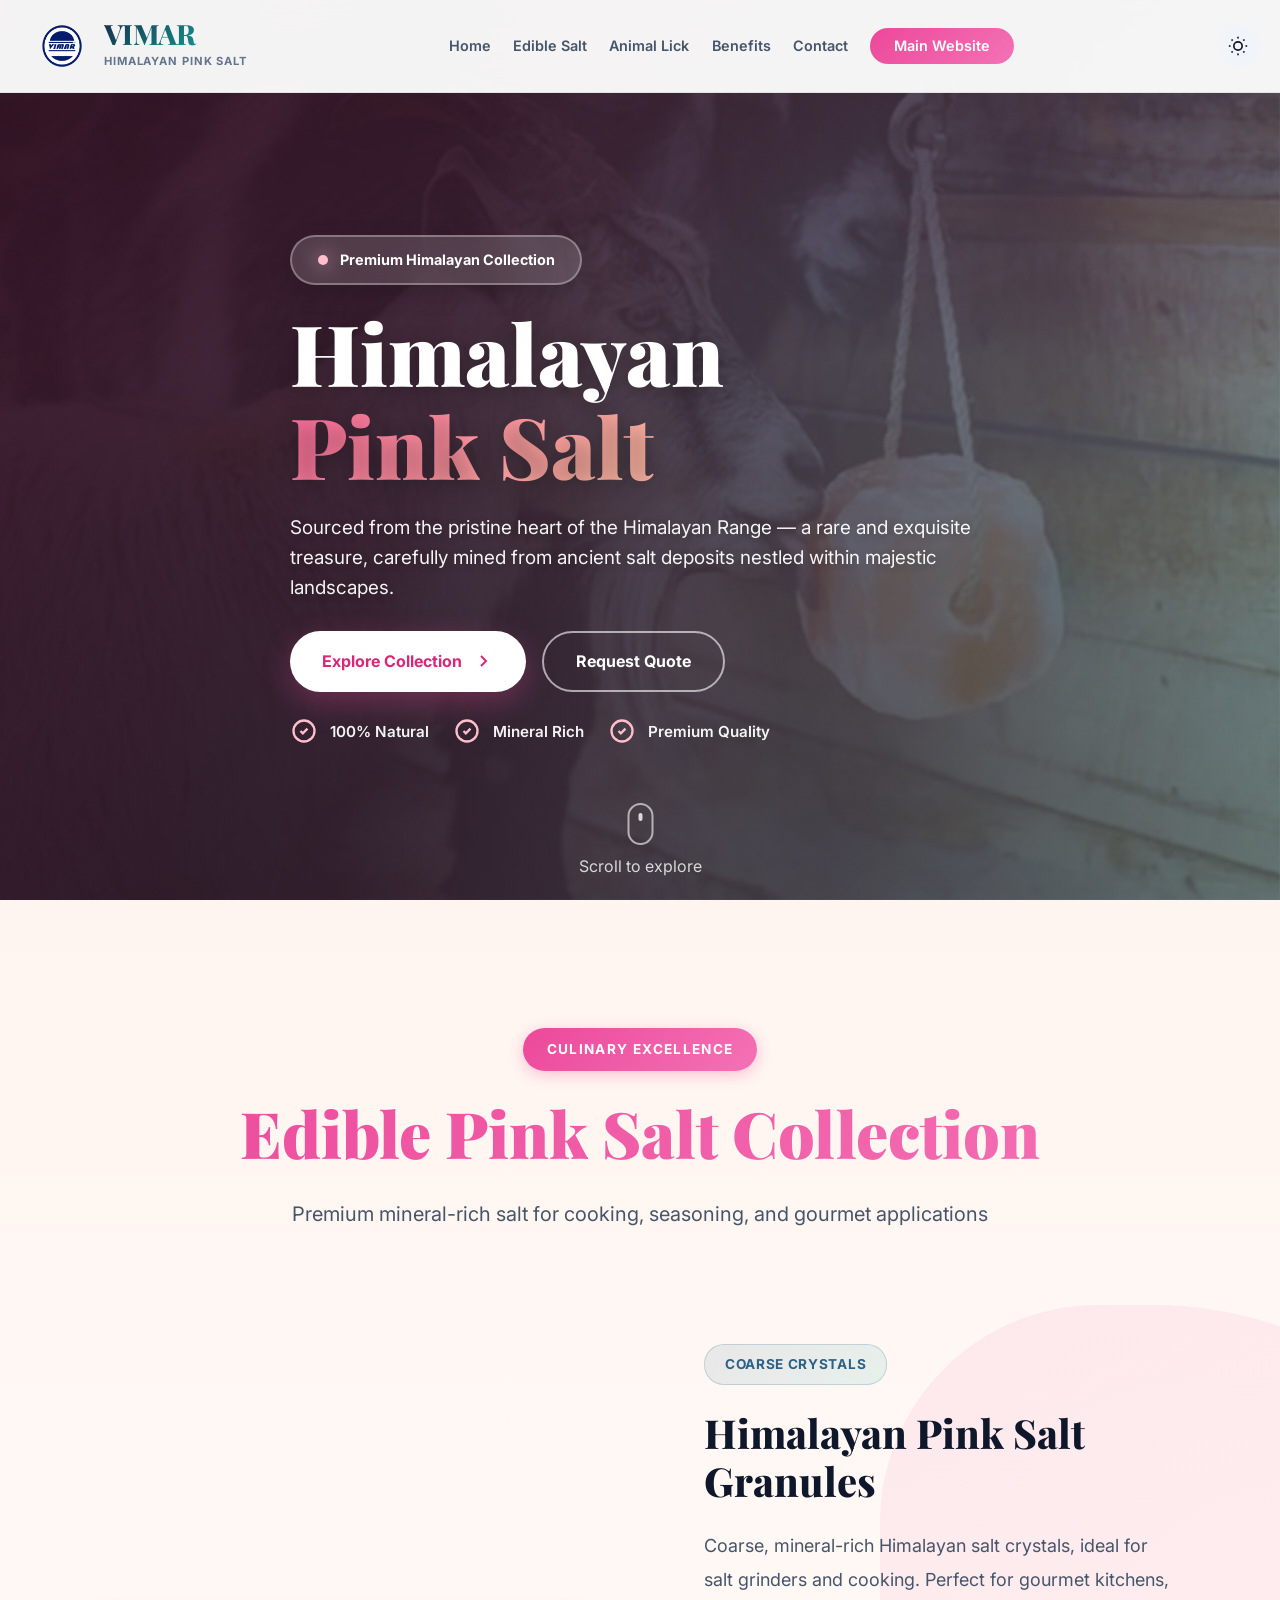
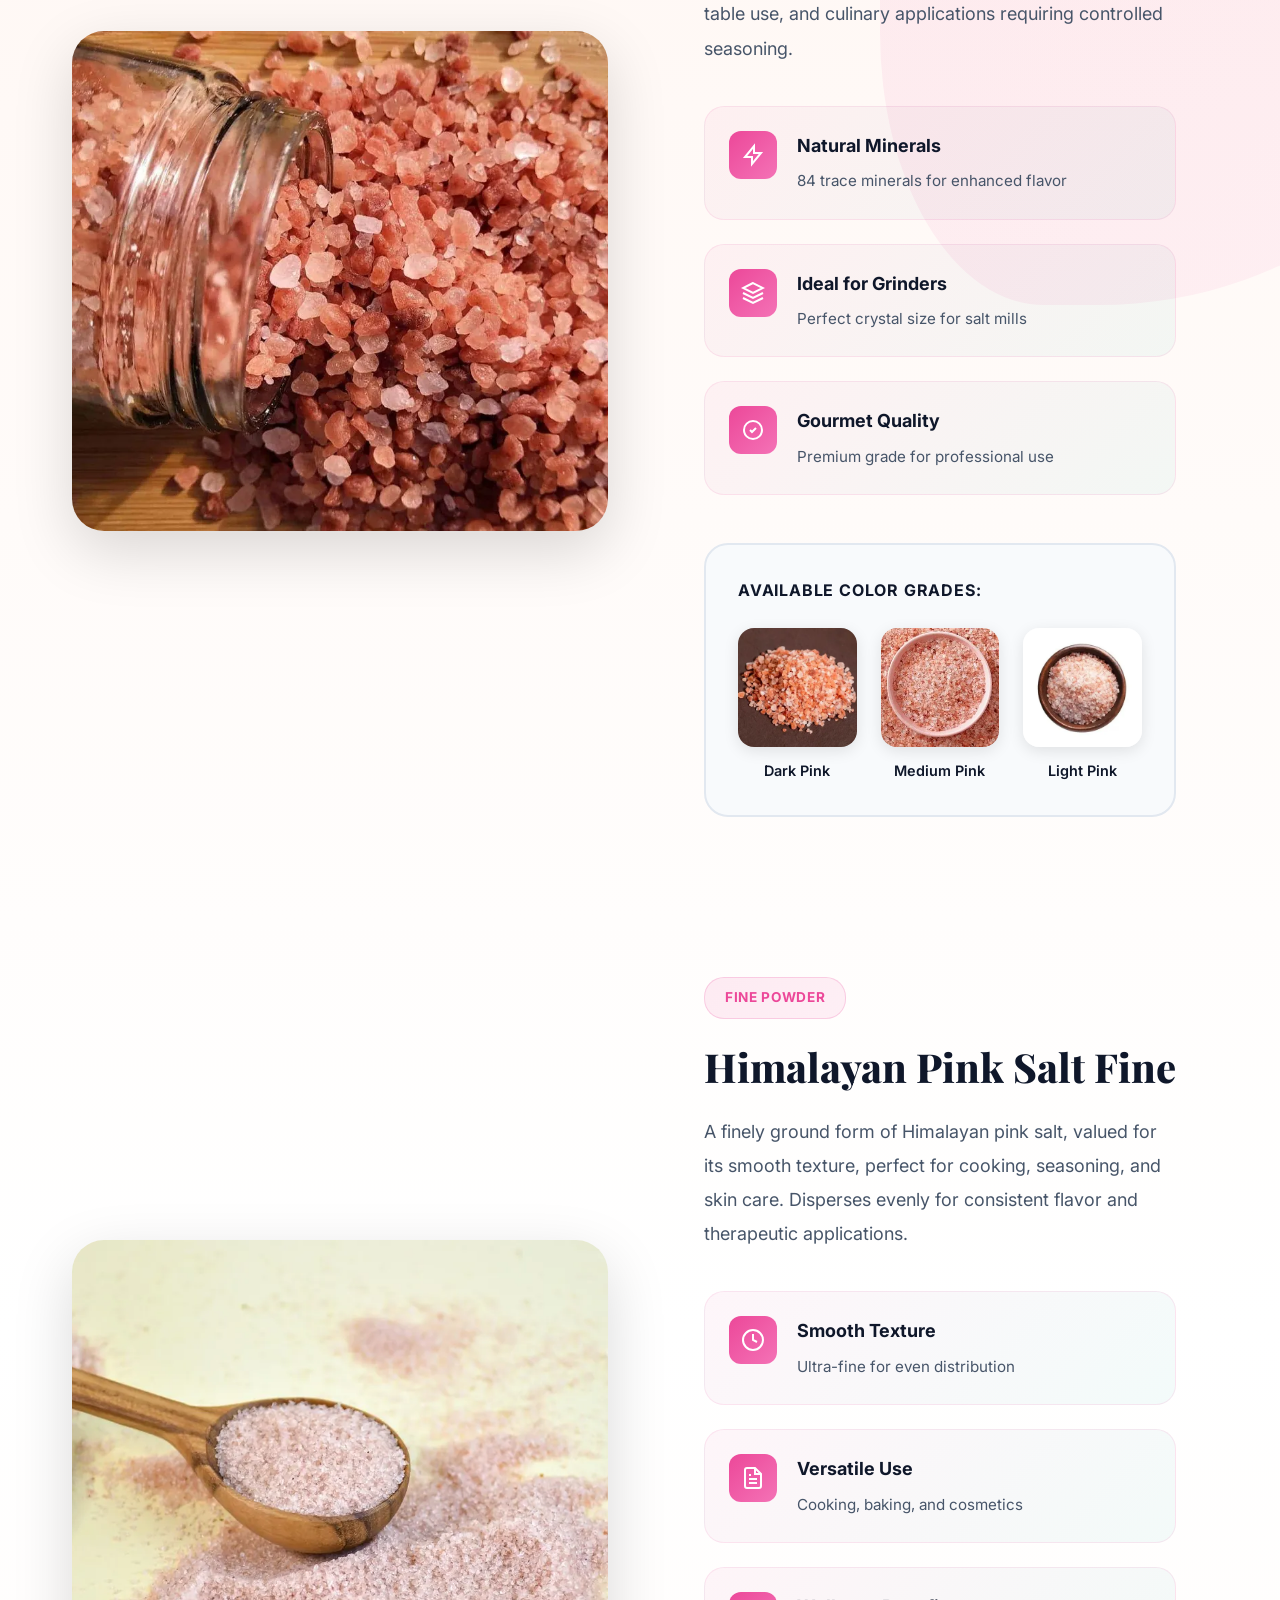
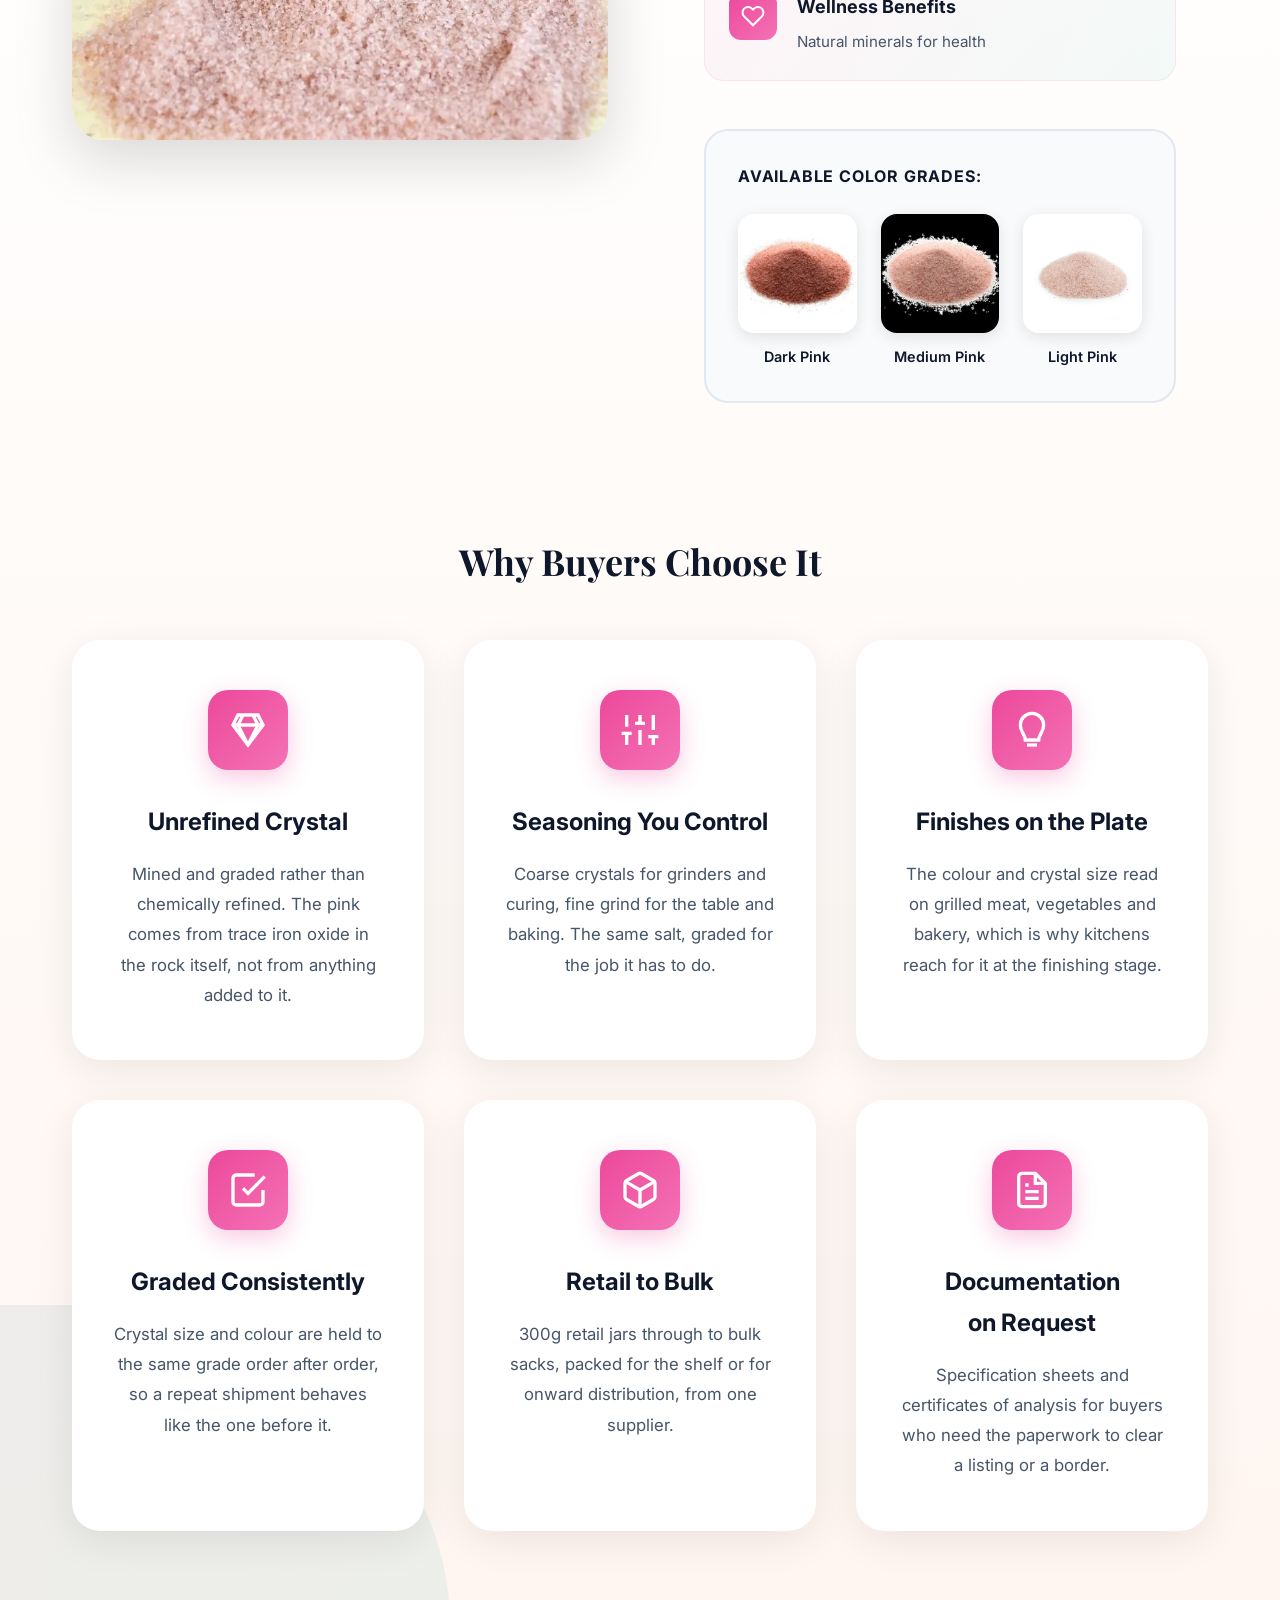
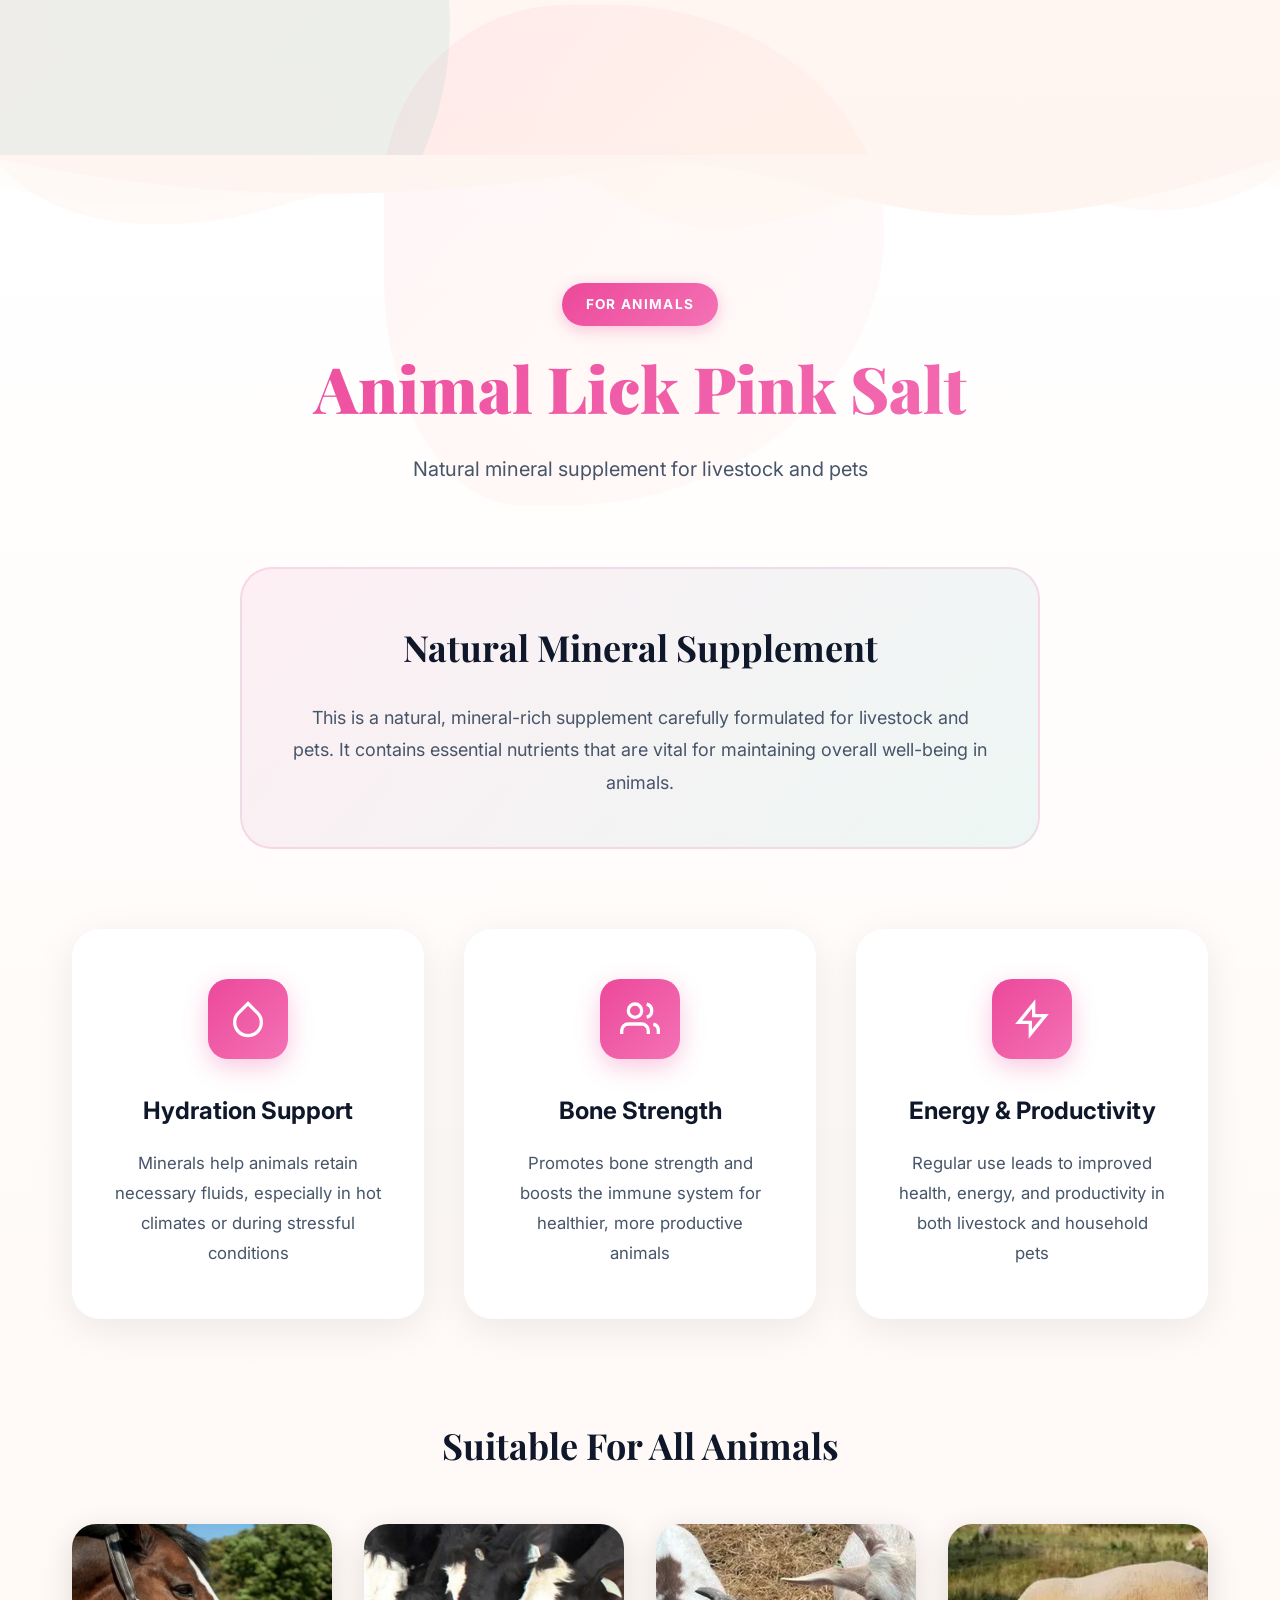
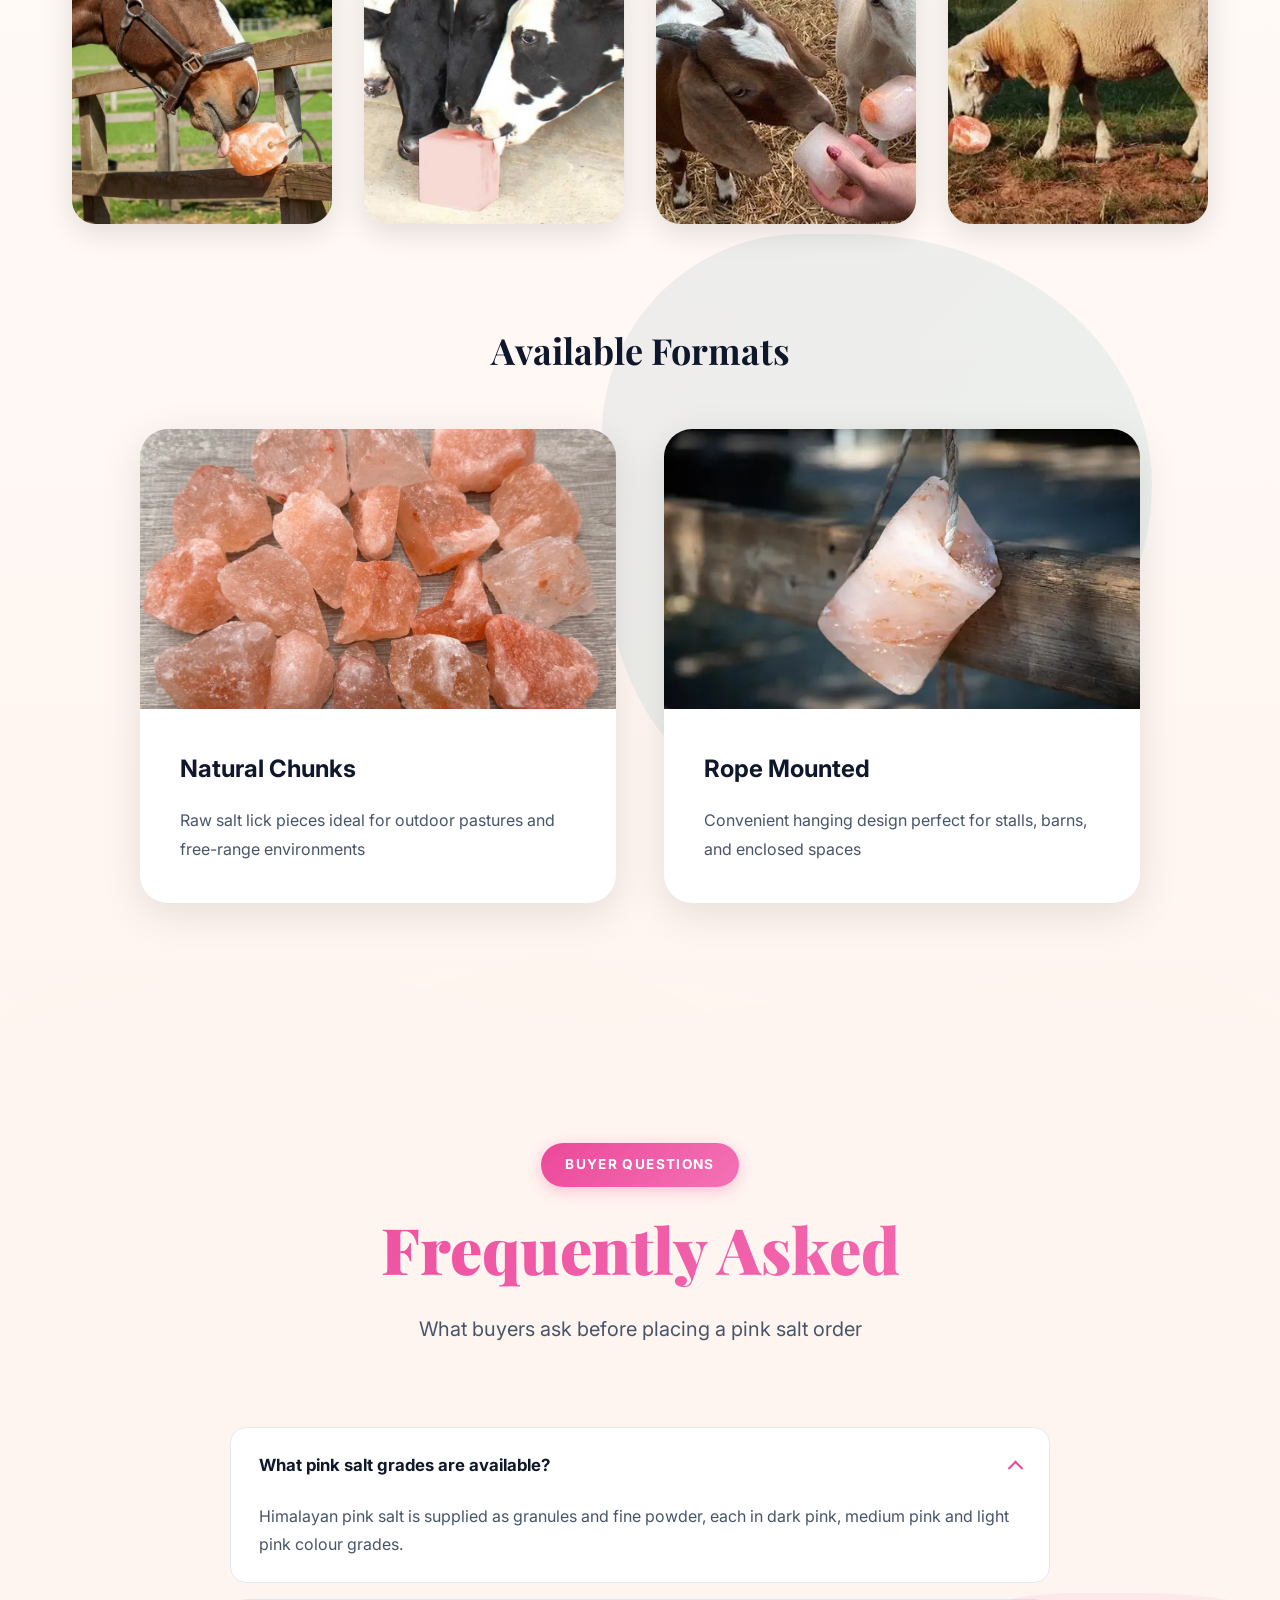
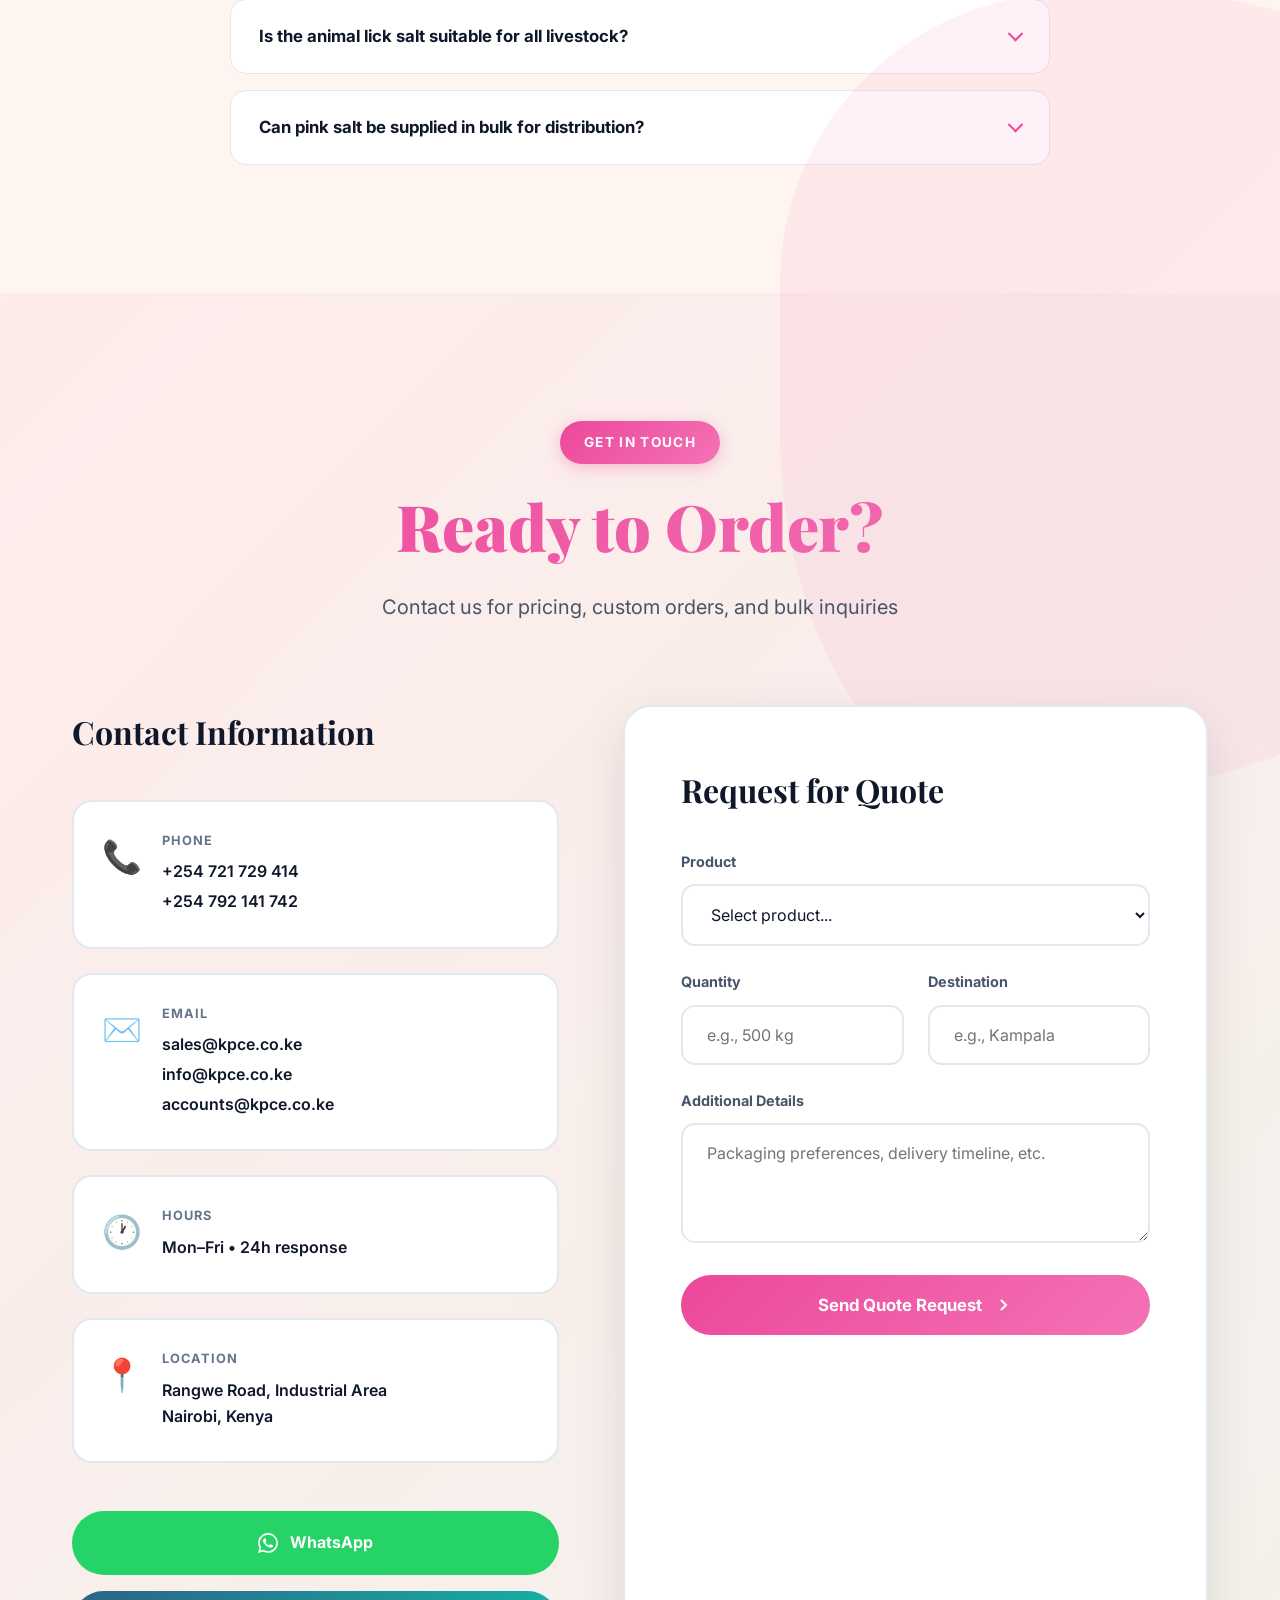
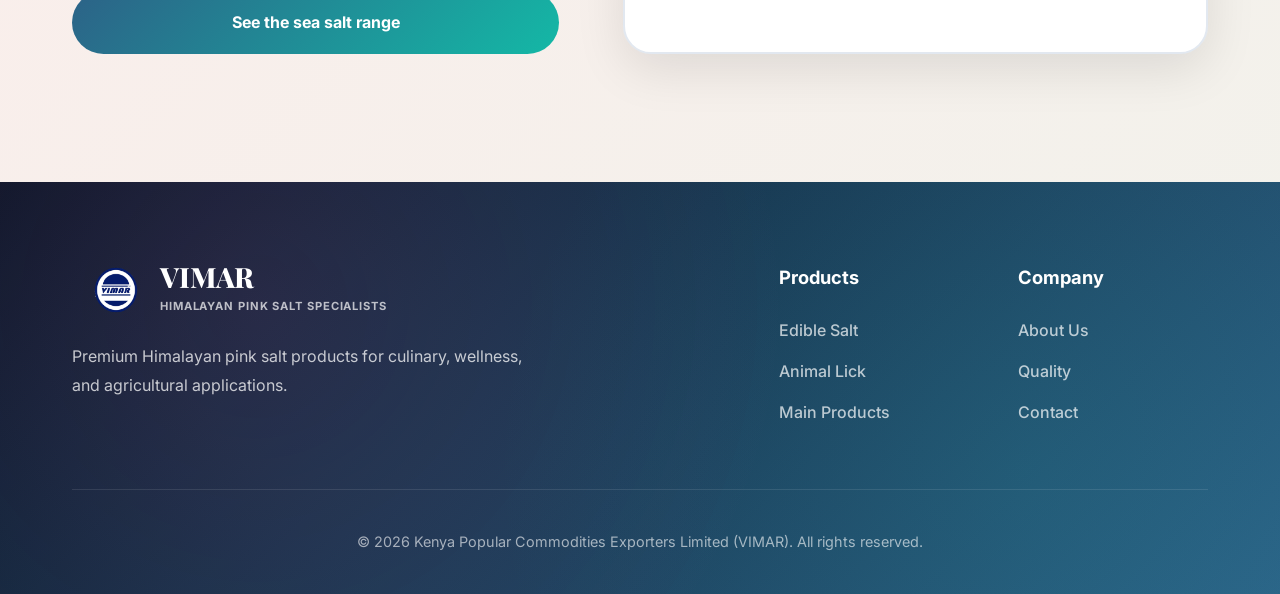
<file: pink-salt.html>
<!DOCTYPE html>
<html lang="en">
<head>
    <meta charset="UTF-8">
    <meta name="viewport" content="width=device-width, initial-scale=1.0">
    <title>Himalayan Pink Salt Supplier Kenya | Bulk &amp; Lick | VIMAR</title>
    <meta name="description" content="Himalayan pink salt supplier in Kenya. Edible granules and fine powder in three colour grades, plus animal lick chunks and rope blocks for livestock.">
    <link rel="canonical" href="https://kpce.co.ke/pink-salt.html">
    <!-- Pink salt and livestock-lick buyers search quite differently from the
         food-grade salt buyers on the home page, so keywords are split out. -->
    <meta name="keywords" content="Himalayan pink salt Kenya, pink salt supplier Nairobi, pink salt granules wholesale, pink salt fine powder, animal lick salt Kenya, livestock salt lick supplier, cattle salt lick, mineral lick block Kenya, pink rock salt East Africa, gourmet pink salt supplier, salt lick for goats sheep horses, VIMAR pink salt">
    <meta name="robots" content="index, follow, max-image-preview:large">
    <meta name="author" content="Kenya Popular Commodities Exporters Ltd (VIMAR)">
    <meta name="geo.region" content="KE-30">
    <meta name="geo.placename" content="Nairobi">

    <script type="application/ld+json">
    {
      "@context": "https://schema.org",
      "@graph": [
        {
          "@type": "BreadcrumbList",
          "itemListElement": [
            {
              "@type": "ListItem",
              "position": 1,
              "name": "Home",
              "item": "https://kpce.co.ke/"
            },
            {
              "@type": "ListItem",
              "position": 2,
              "name": "Himalayan Pink Salt Collection",
              "item": "https://kpce.co.ke/pink-salt.html"
            }
          ]
        },
        {
          "@type": "ItemList",
          "name": "Himalayan pink salt range",
          "itemListElement": [
            {
              "@type": "ListItem",
              "position": 1,
              "item": {
                "@type": "Product",
                "name": "Himalayan Pink Salt Granules",
                "description": "Edible Himalayan pink salt granules in dark, medium and light pink grades for retail, gourmet and food service use.",
                "image": "https://kpce.co.ke/assets/pink-salt/granules-main.jpg",
                "category": "Specialty salt",
                "brand": { "@type": "Brand", "name": "VIMAR" },
                "offers": {
                  "@type": "Offer",
                  "availability": "https://schema.org/InStock",
                  "priceCurrency": "KES",
                  "url": "https://kpce.co.ke/pink-salt.html#rfq"
                }
              }
            },
            {
              "@type": "ListItem",
              "position": 2,
              "item": {
                "@type": "Product",
                "name": "Himalayan Pink Salt Fine",
                "description": "Fine-milled Himalayan pink salt in multiple colour grades for table, retail packing and culinary use.",
                "image": "https://kpce.co.ke/assets/pink-salt/fine-main.jpg",
                "category": "Specialty salt",
                "brand": { "@type": "Brand", "name": "VIMAR" },
                "offers": {
                  "@type": "Offer",
                  "availability": "https://schema.org/InStock",
                  "priceCurrency": "KES",
                  "url": "https://kpce.co.ke/pink-salt.html#rfq"
                }
              }
            },
            {
              "@type": "ListItem",
              "position": 3,
              "item": {
                "@type": "Product",
                "name": "Himalayan Pink Salt Animal Lick",
                "description": "Natural mineral salt lick for cattle, goats, sheep and horses. Available as natural chunks or rope-mounted blocks, with no additives.",
                "image": "https://kpce.co.ke/assets/pink-salt/animal-lick-hero.jpg",
                "category": "Animal feed supplement",
                "brand": { "@type": "Brand", "name": "VIMAR" },
                "offers": {
                  "@type": "Offer",
                  "availability": "https://schema.org/InStock",
                  "priceCurrency": "KES",
                  "url": "https://kpce.co.ke/pink-salt.html#rfq"
                }
              }
            }
          ]
        },
        {
          "@type": "FAQPage",
          "mainEntity": [
            {
              "@type": "Question",
              "name": "What pink salt grades are available?",
              "acceptedAnswer": {
                "@type": "Answer",
                "text": "Himalayan pink salt is supplied as granules and fine powder, each in dark pink, medium pink and light pink colour grades."
              }
            },
            {
              "@type": "Question",
              "name": "Is the animal lick salt suitable for all livestock?",
              "acceptedAnswer": {
                "@type": "Answer",
                "text": "Yes. The natural mineral lick suits cattle, goats, sheep and horses, and is available as natural chunks or rope-mounted blocks with no additives or processing."
              }
            },
            {
              "@type": "Question",
              "name": "Can pink salt be supplied in bulk for distribution?",
              "acceptedAnswer": {
                "@type": "Answer",
                "text": "Yes. Bulk and distributor quantities are available across East Africa. Submit the quote request form with your product, quantity and destination for pricing, or email sales@kpce.co.ke."
              }
            }
          ]
        }
      ]
    }
    </script>
    <meta name="theme-color" content="#EC4899" media="(prefers-color-scheme: light)">
    <meta name="theme-color" content="#0F172A" media="(prefers-color-scheme: dark)">

    <!-- Social sharing -->
    <meta property="og:type" content="website">
    <meta property="og:site_name" content="VIMAR Salt">
    <meta property="og:title" content="Himalayan Pink Salt Supplier Kenya | VIMAR">
    <meta property="og:description" content="Edible pink salt granules and fine powder, plus natural animal lick salt for livestock. Mineral-rich, no additives.">
    <meta property="og:url" content="https://kpce.co.ke/pink-salt.html">
    <meta property="og:locale" content="en_KE">
    <meta property="og:image" content="https://kpce.co.ke/assets/og-card-pink.jpg">
    <meta property="og:image:width" content="1200">
    <meta property="og:image:height" content="630">
    <meta property="og:image:type" content="image/jpeg">
    <meta property="og:image:alt" content="VIMAR Himalayan pink salt - fine, granules and animal lick blocks from Nairobi, Kenya.">
    <meta name="twitter:card" content="summary_large_image">
    <meta name="twitter:title" content="Himalayan Pink Salt Supplier Kenya | VIMAR">
    <meta name="twitter:description" content="Edible pink salt granules and fine powder, plus natural animal lick salt for livestock.">
    <meta name="twitter:image" content="https://kpce.co.ke/assets/og-card-pink.jpg">
    <meta name="twitter:image:alt" content="VIMAR Himalayan pink salt - fine, granules and animal lick blocks from Nairobi, Kenya.">

    <link rel="icon" href="assets/logo/VIMAR_LOGO.png" type="image/png">
    <link rel="apple-touch-icon" href="assets/logo/VIMAR_LOGO.png">

    <!-- Apply the saved theme before first paint to avoid a light-theme flash -->
    <script>
        (function () {
            try {
                var t = localStorage.getItem('theme');
                if (!t) t = 'light';
                document.documentElement.setAttribute('data-theme', t);
            } catch (e) {
                document.documentElement.setAttribute('data-theme', 'light');
            }
        })();
    </script>

    <link rel="preconnect" href="https://fonts.googleapis.com">
    <link rel="preconnect" href="https://fonts.gstatic.com" crossorigin>
    <link href="https://fonts.googleapis.com/css2?family=Inter:wght@400;500;600;700;800;900&family=Playfair+Display:wght@600;700;800;900&display=swap" rel="stylesheet">
    <link rel="stylesheet" href="styles.css?v=11">
    <link rel="stylesheet" href="pink-salt-styles.css?v=11">
</head>
<body class="pink-salt-page">
    
    <!-- Animated Background Particles -->
    <div class="particles-bg" aria-hidden="true">
        <div class="particle"></div>
        <div class="particle"></div>
        <div class="particle"></div>
        <div class="particle"></div>
        <div class="particle"></div>
        <div class="particle"></div>
    </div>

    <!-- Navigation -->
    <a class="skip-link" href="#main">Skip to content</a>

    <nav class="nav pink-nav" id="nav">
        <div class="nav-wrap">
            <a href="index.html" class="logo">
                <picture>
                    <source srcset="assets/logo/VIMAR_LOGO.webp" type="image/webp">
                    <img src="assets/logo/VIMAR_LOGO.png" alt="" decoding="async" width="192" height="192">
                </picture>
                <div>
                    <div class="brand">VIMAR</div>
                    <div class="sub">Himalayan Pink Salt</div>
                </div>
            </a>
            <ul class="menu">
                <li><a href="#hero">Home</a></li>
                <li><a href="#edible">Edible Salt</a></li>
                <li><a href="#animal-lick">Animal Lick</a></li>
                <li><a href="#benefits">Benefits</a></li>
                <li><a href="#contact">Contact</a></li>
                <li><a href="index.html" class="btn-nav-back">Main Website</a></li>
            </ul>
            <button class="theme-toggle" id="themeToggle" aria-label="Toggle theme">
                <svg class="sun-icon" viewBox="0 0 24 24" fill="none" stroke="currentColor" stroke-width="2">
                    <circle cx="12" cy="12" r="5"/><line x1="12" y1="1" x2="12" y2="3"/><line x1="12" y1="21" x2="12" y2="23"/><line x1="4.22" y1="4.22" x2="5.64" y2="5.64"/><line x1="18.36" y1="18.36" x2="19.78" y2="19.78"/><line x1="1" y1="12" x2="3" y2="12"/><line x1="21" y1="12" x2="23" y2="12"/><line x1="4.22" y1="19.78" x2="5.64" y2="18.36"/><line x1="18.36" y1="5.64" x2="19.78" y2="4.22"/>
                </svg>
                <svg class="moon-icon" viewBox="0 0 24 24" fill="none" stroke="currentColor" stroke-width="2">
                    <path d="M21 12.79A9 9 0 1 1 11.21 3 7 7 0 0 0 21 12.79z"/>
                </svg>
            </button>
            <button class="toggle" id="navToggle" type="button" aria-label="Open menu" aria-expanded="false" aria-controls="mobileNav"><span></span><span></span><span></span></button>
        </div>
        <div class="mobile-nav" id="mobileNav">
            <a href="#hero">Home</a>
            <a href="#edible">Edible Salt</a>
            <a href="#animal-lick">Animal Lick</a>
            <a href="#benefits">Benefits</a>
            <a href="#contact">Contact</a>
            <a href="index.html" class="btn-nav-back">Main Website</a>
        </div>
    </nav>

    <!-- Hero Section - Perfect Image Fit -->
    <main id="main">
    <section id="hero" class="pink-hero">
        <div class="pink-hero-bg">
            <div class="gradient-orb orb-1"></div>
            <div class="gradient-orb orb-2"></div>
            <div class="gradient-orb orb-3"></div>
        </div>
        
        <div class="hero-image-container">
            <picture>
                <source srcset="assets/pink-salt/animal-lick-hero.webp" type="image/webp">
                <img src="assets/pink-salt/animal-lick-hero.jpg" alt="Goats feeding from a hanging Himalayan pink salt lick block" class="hero-image" fetchpriority="high" decoding="async" width="1100" height="734">
            </picture>
            <div class="hero-image-overlay"></div>
        </div>
        
        <div class="container">
            <div class="hero-content-float">
                <div class="hero-badge-float">
                    <span class="shimmer-dot"></span>
                    <span>Premium Himalayan Collection</span>
                </div>
                <h1 class="hero-title-big">
                    <span class="line-animate">Himalayan</span>
                    <span class="line-animate accent-pink">Pink Salt</span>
                </h1>
                <p class="hero-desc-large">Sourced from the pristine heart of the Himalayan Range — a rare and exquisite treasure, carefully mined from ancient salt deposits nestled within majestic landscapes.</p>
                <div class="hero-cta-group">
                    <a href="#edible" class="btn-pink-primary">
                        <span>Explore Collection</span>
                        <svg width="20" height="20" viewBox="0 0 20 20"><path d="M7 15l5-5-5-5" stroke="currentColor" stroke-width="2" fill="none"/></svg>
                    </a>
                    <a href="#contact" class="btn-pink-outline">
                        <span>Request Quote</span>
                    </a>
                </div>
                <div class="hero-trust-badges">
                    <div class="trust-item">
                        <svg viewBox="0 0 24 24" fill="none" stroke="currentColor" stroke-width="2"><path d="M9 12l2 2 4-4m6 2a9 9 0 11-18 0 9 9 0 0118 0z"/></svg>
                        <span>100% Natural</span>
                    </div>
                    <div class="trust-item">
                        <svg viewBox="0 0 24 24" fill="none" stroke="currentColor" stroke-width="2"><path d="M9 12l2 2 4-4m6 2a9 9 0 11-18 0 9 9 0 0118 0z"/></svg>
                        <span>Mineral Rich</span>
                    </div>
                    <div class="trust-item">
                        <svg viewBox="0 0 24 24" fill="none" stroke="currentColor" stroke-width="2"><path d="M9 12l2 2 4-4m6 2a9 9 0 11-18 0 9 9 0 0118 0z"/></svg>
                        <span>Premium Quality</span>
                    </div>
                </div>
            </div>
        </div>
        
        <div class="scroll-indicator">
            <div class="mouse-icon">
                <div class="mouse-wheel"></div>
            </div>
            <span>Scroll to explore</span>
        </div>
    </section>

    <!-- Edible Pink Salt Section -->
    <section id="edible" class="edible-section">
        <div class="blob-shape blob-pink-1"></div>
        <div class="blob-shape blob-blue-1"></div>
        
        <div class="container">
            <div class="section-header-pink reveal-up">
                <div class="section-label-pink">Culinary Excellence</div>
                <h2 class="section-title-pink">Edible Pink Salt Collection</h2>
                <p class="section-desc-pink">Premium mineral-rich salt for cooking, seasoning, and gourmet applications</p>
            </div>

            <!-- Granules Showcase -->
            <div class="salt-showcase reveal-slide-right">
                <div class="showcase-visual">
                    <div class="visual-frame">
                        <picture>
                            <source srcset="assets/pink-salt/granules-main.webp" type="image/webp">
                            <img src="assets/pink-salt/granules-main.jpg" alt="Himalayan pink salt granules poured from a jar" loading="lazy" decoding="async" width="1000" height="765">
                        </picture>
                        <div class="visual-shine"></div>
                    </div>
                </div>
                <div class="showcase-content">
                    <div class="content-tag">Coarse Crystals</div>
                    <h3>Himalayan Pink Salt Granules</h3>
                    <p class="content-description">Coarse, mineral-rich Himalayan salt crystals, ideal for salt grinders and cooking. Perfect for gourmet kitchens, table use, and culinary applications requiring controlled seasoning.</p>
                    
                    <div class="feature-points">
                        <div class="feature-point">
                            <div class="point-icon">
                                <svg viewBox="0 0 24 24" fill="none" stroke="currentColor" stroke-width="2">
                                    <path d="M13 10V3L4 14h7v7l9-11h-7z"/>
                                </svg>
                            </div>
                            <div class="point-text">
                                <strong>Natural Minerals</strong>
                                <span>84 trace minerals for enhanced flavor</span>
                            </div>
                        </div>
                        <div class="feature-point">
                            <div class="point-icon">
                                <svg viewBox="0 0 24 24" fill="none" stroke="currentColor" stroke-width="2">
                                    <path d="M12 2L2 7l10 5 10-5-10-5zM2 17l10 5 10-5M2 12l10 5 10-5"/>
                                </svg>
                            </div>
                            <div class="point-text">
                                <strong>Ideal for Grinders</strong>
                                <span>Perfect crystal size for salt mills</span>
                            </div>
                        </div>
                        <div class="feature-point">
                            <div class="point-icon">
                                <svg viewBox="0 0 24 24" fill="none" stroke="currentColor" stroke-width="2">
                                    <path d="M9 12l2 2 4-4m6 2a9 9 0 11-18 0 9 9 0 0118 0z"/>
                                </svg>
                            </div>
                            <div class="point-text">
                                <strong>Gourmet Quality</strong>
                                <span>Premium grade for professional use</span>
                            </div>
                        </div>
                    </div>

                    <div class="grades-showcase-mini">
                        <div class="grade-label-mini">Available Color Grades:</div>
                        <div class="grades-row-mini">
                            <div class="mini-grade-card">
                                <picture>
                                    <source srcset="assets/pink-salt/granules-dark-pink.webp" type="image/webp">
                                    <img src="assets/pink-salt/granules-dark-pink.jpg" alt="Dark pink colour grade, Himalayan salt granules" loading="lazy" decoding="async" width="320" height="320">
                                </picture>
                                <span>Dark Pink</span>
                            </div>
                            <div class="mini-grade-card">
                                <picture>
                                    <source srcset="assets/pink-salt/granules-medium-pink.webp" type="image/webp">
                                    <img src="assets/pink-salt/granules-medium-pink.jpg" alt="Medium pink colour grade, Himalayan salt granules" loading="lazy" decoding="async" width="320" height="229">
                                </picture>
                                <span>Medium Pink</span>
                            </div>
                            <div class="mini-grade-card">
                                <picture>
                                    <source srcset="assets/pink-salt/granules-light-pink.webp" type="image/webp">
                                    <img src="assets/pink-salt/granules-light-pink.jpg" alt="Light pink colour grade, Himalayan salt granules" loading="lazy" decoding="async" width="320" height="320">
                                </picture>
                                <span>Light Pink</span>
                            </div>
                        </div>
                    </div>
                </div>
            </div>

            <!-- Fine Powder Showcase -->
            <div class="salt-showcase reverse reveal-slide-left">
                <div class="showcase-content">
                    <div class="content-tag pink">Fine Powder</div>
                    <h3>Himalayan Pink Salt Fine</h3>
                    <p class="content-description">A finely ground form of Himalayan pink salt, valued for its smooth texture, perfect for cooking, seasoning, and skin care. Disperses evenly for consistent flavor and therapeutic applications.</p>
                    
                    <div class="feature-points">
                        <div class="feature-point">
                            <div class="point-icon">
                                <svg viewBox="0 0 24 24" fill="none" stroke="currentColor" stroke-width="2">
                                    <circle cx="12" cy="12" r="10"/><path d="M12 6v6l4 2"/>
                                </svg>
                            </div>
                            <div class="point-text">
                                <strong>Smooth Texture</strong>
                                <span>Ultra-fine for even distribution</span>
                            </div>
                        </div>
                        <div class="feature-point">
                            <div class="point-icon">
                                <svg viewBox="0 0 24 24" fill="none" stroke="currentColor" stroke-width="2">
                                    <path d="M14 2H6a2 2 0 00-2 2v16a2 2 0 002 2h12a2 2 0 002-2V8z"/><path d="M14 2v6h6M16 13H8M16 17H8M10 9H8"/>
                                </svg>
                            </div>
                            <div class="point-text">
                                <strong>Versatile Use</strong>
                                <span>Cooking, baking, and cosmetics</span>
                            </div>
                        </div>
                        <div class="feature-point">
                            <div class="point-icon">
                                <svg viewBox="0 0 24 24" fill="none" stroke="currentColor" stroke-width="2">
                                    <path d="M20.84 4.61a5.5 5.5 0 00-7.78 0L12 5.67l-1.06-1.06a5.5 5.5 0 00-7.78 7.78l1.06 1.06L12 21.23l7.78-7.78 1.06-1.06a5.5 5.5 0 000-7.78z"/>
                                </svg>
                            </div>
                            <div class="point-text">
                                <strong>Wellness Benefits</strong>
                                <span>Natural minerals for health</span>
                            </div>
                        </div>
                    </div>

                    <div class="grades-showcase-mini">
                        <div class="grade-label-mini">Available Color Grades:</div>
                        <div class="grades-row-mini">
                            <div class="mini-grade-card">
                                <picture>
                                    <source srcset="assets/pink-salt/fine-dark-pink.webp" type="image/webp">
                                    <img src="assets/pink-salt/fine-dark-pink.jpg" alt="Dark pink colour grade, finely ground Himalayan salt" loading="lazy" decoding="async" width="320" height="320">
                                </picture>
                                <span>Dark Pink</span>
                            </div>
                            <div class="mini-grade-card">
                                <picture>
                                    <source srcset="assets/pink-salt/fine-medium-pink.webp" type="image/webp">
                                    <img src="assets/pink-salt/fine-medium-pink.jpg" alt="Medium pink colour grade, finely ground Himalayan salt" loading="lazy" decoding="async" width="320" height="320">
                                </picture>
                                <span>Medium Pink</span>
                            </div>
                            <div class="mini-grade-card">
                                <picture>
                                    <source srcset="assets/pink-salt/fine-light-pink.webp" type="image/webp">
                                    <img src="assets/pink-salt/fine-light-pink.jpg" alt="Light pink colour grade, finely ground Himalayan salt" loading="lazy" decoding="async" width="320" height="320">
                                </picture>
                                <span>Light Pink</span>
                            </div>
                        </div>
                    </div>
                </div>
                <div class="showcase-visual">
                    <div class="visual-frame">
                        <picture>
                            <source srcset="assets/pink-salt/fine-main.webp" type="image/webp">
                            <img src="assets/pink-salt/fine-main.jpg" alt="Finely ground Himalayan pink salt" loading="lazy" decoding="async" width="1100" height="733">
                        </picture>
                        <div class="visual-shine"></div>
                    </div>
                </div>
            </div>

            <!-- Carries the #benefits anchor the nav points at. Deliberately
                 about the kitchen and the purchase rather than health: the
                 nutritional claims made for pink salt do not hold up at the
                 quantities anyone actually cooks with, and a food supplier
                 making them invites questions it cannot answer. -->
            <div class="edible-benefits" id="benefits">
                <h3 class="animals-title">Why Buyers Choose It</h3>
                <div class="benefits-grid">
                    <div class="benefit-card reveal-up delay-1">
                        <div class="benefit-icon-large">
                            <svg viewBox="0 0 24 24" fill="none" stroke="currentColor" stroke-width="2">
                                <path d="M6 3h12l3 6-9 12L3 9z"/><path d="M3 9h18M9 3L6 9l6 12M15 3l3 6-6 12"/>
                            </svg>
                        </div>
                        <h4>Unrefined Crystal</h4>
                        <p>Mined and graded rather than chemically refined. The pink comes from trace iron oxide in the rock itself, not from anything added to it.</p>
                    </div>

                    <div class="benefit-card reveal-up delay-2">
                        <div class="benefit-icon-large">
                            <svg viewBox="0 0 24 24" fill="none" stroke="currentColor" stroke-width="2">
                                <path d="M4 21v-7M4 10V3M12 21v-9M12 8V3M20 21v-5M20 12V3"/><path d="M1 14h6M9 8h6M17 16h6"/>
                            </svg>
                        </div>
                        <h4>Seasoning You Control</h4>
                        <p>Coarse crystals for grinders and curing, fine grind for the table and baking. The same salt, graded for the job it has to do.</p>
                    </div>

                    <div class="benefit-card reveal-up delay-3">
                        <div class="benefit-icon-large">
                            <svg viewBox="0 0 24 24" fill="none" stroke="currentColor" stroke-width="2">
                                <path d="M12 2a7 7 0 017 7c0 4-3 6-3 9H8c0-3-3-5-3-9a7 7 0 017-7z"/><path d="M9 21h6"/>
                            </svg>
                        </div>
                        <h4>Finishes on the Plate</h4>
                        <p>The colour and crystal size read on grilled meat, vegetables and bakery, which is why kitchens reach for it at the finishing stage.</p>
                    </div>

                    <div class="benefit-card reveal-up delay-1">
                        <div class="benefit-icon-large">
                            <svg viewBox="0 0 24 24" fill="none" stroke="currentColor" stroke-width="2">
                                <path d="M9 11l3 3L22 4"/><path d="M21 12v7a2 2 0 01-2 2H5a2 2 0 01-2-2V5a2 2 0 012-2h11"/>
                            </svg>
                        </div>
                        <h4>Graded Consistently</h4>
                        <p>Crystal size and colour are held to the same grade order after order, so a repeat shipment behaves like the one before it.</p>
                    </div>

                    <div class="benefit-card reveal-up delay-2">
                        <div class="benefit-icon-large">
                            <svg viewBox="0 0 24 24" fill="none" stroke="currentColor" stroke-width="2">
                                <path d="M21 16V8a2 2 0 00-1-1.73l-7-4a2 2 0 00-2 0l-7 4A2 2 0 003 8v8a2 2 0 001 1.73l7 4a2 2 0 002 0l7-4A2 2 0 0021 16z"/><path d="M3.27 6.96L12 12.01l8.73-5.05M12 22.08V12"/>
                            </svg>
                        </div>
                        <h4>Retail to Bulk</h4>
                        <p>300g retail jars through to bulk sacks, packed for the shelf or for onward distribution, from one supplier.</p>
                    </div>

                    <div class="benefit-card reveal-up delay-3">
                        <div class="benefit-icon-large">
                            <svg viewBox="0 0 24 24" fill="none" stroke="currentColor" stroke-width="2">
                                <path d="M14 2H6a2 2 0 00-2 2v16a2 2 0 002 2h12a2 2 0 002-2V8z"/><path d="M14 2v6h6M16 13H8M16 17H8M10 9H8"/>
                            </svg>
                        </div>
                        <h4>Documentation on Request</h4>
                        <p>Specification sheets and certificates of analysis for buyers who need the paperwork to clear a listing or a border.</p>
                    </div>
                </div>
            </div>
        </div>
    </section>

    <!-- Animal Lick Section -->
    <section id="animal-lick" class="animal-lick-section">
        <div class="wave-top">
            <svg viewBox="0 0 1200 120" preserveAspectRatio="none">
                <path d="M0,0V46.29c47.79,22.2,103.59,32.17,158,28,70.36-5.37,136.33-33.31,206.8-37.5C438.64,32.43,512.34,53.67,583,72.05c69.27,18,138.3,24.88,209.4,13.08,36.15-6,69.85-17.84,104.45-29.34C989.49,25,1113-14.29,1200,52.47V0Z" opacity=".25"></path>
                <path d="M0,0V15.81C13,36.92,27.64,56.86,47.69,72.05,99.41,111.27,165,111,224.58,91.58c31.15-10.15,60.09-26.07,89.67-39.8,40.92-19,84.73-46,130.83-49.67,36.26-2.85,70.9,9.42,98.6,31.56,31.77,25.39,62.32,62,103.63,73,40.44,10.79,81.35-6.69,119.13-24.28s75.16-39,116.92-43.05c59.73-5.85,113.28,22.88,168.9,38.84,30.2,8.66,59,6.17,87.09-7.5,22.43-10.89,48-26.93,60.65-49.24V0Z" opacity=".5"></path>
                <path d="M0,0V5.63C149.93,59,314.09,71.32,475.83,42.57c43-7.64,84.23-20.12,127.61-26.46,59-8.63,112.48,12.24,165.56,35.4C827.93,77.22,886,95.24,951.2,90c86.53-7,172.46-45.71,248.8-84.81V0Z"></path>
            </svg>
        </div>
        
        <div class="blob-shape blob-pink-2"></div>
        <div class="blob-shape blob-blue-2"></div>
        
        <div class="container">
            <div class="section-header-pink reveal-up">
                <div class="section-label-pink">For Animals</div>
                <h2 class="section-title-pink">Animal Lick Pink Salt</h2>
                <p class="section-desc-pink">Natural mineral supplement for livestock and pets</p>
            </div>

            <div class="animal-intro reveal-scale">
                <div class="intro-content">
                    <h3>Natural Mineral Supplement</h3>
                    <p>This is a natural, mineral-rich supplement carefully formulated for livestock and pets. It contains essential nutrients that are vital for maintaining overall well-being in animals.</p>
                </div>
            </div>

            <!-- Benefits of the animal lick specifically. The nav's "Benefits"
                 link points at the edible block instead; this one is reached
                 through "Animal Lick". -->
            <div class="benefits-grid">
                <div class="benefit-card reveal-up delay-1">
                    <div class="benefit-icon-large">
                        <svg viewBox="0 0 24 24" fill="none" stroke="currentColor" stroke-width="2">
                            <path d="M12 2.69l5.66 5.66a8 8 0 11-11.31 0z"/>
                        </svg>
                    </div>
                    <h4>Hydration Support</h4>
                    <p>Minerals help animals retain necessary fluids, especially in hot climates or during stressful conditions</p>
                </div>
                
                <div class="benefit-card reveal-up delay-2">
                    <div class="benefit-icon-large">
                        <svg viewBox="0 0 24 24" fill="none" stroke="currentColor" stroke-width="2">
                            <path d="M17 21v-2a4 4 0 00-4-4H5a4 4 0 00-4 4v2"/><circle cx="9" cy="7" r="4"/><path d="M23 21v-2a4 4 0 00-3-3.87M16 3.13a4 4 0 010 7.75"/>
                        </svg>
                    </div>
                    <h4>Bone Strength</h4>
                    <p>Promotes bone strength and boosts the immune system for healthier, more productive animals</p>
                </div>
                
                <div class="benefit-card reveal-up delay-3">
                    <div class="benefit-icon-large">
                        <svg viewBox="0 0 24 24" fill="none" stroke="currentColor" stroke-width="2">
                            <path d="M13 10V3L4 14h7v7l9-11h-7z"/>
                        </svg>
                    </div>
                    <h4>Energy & Productivity</h4>
                    <p>Regular use leads to improved health, energy, and productivity in both livestock and household pets</p>
                </div>
            </div>

            <!-- Animals Showcase -->
            <div class="animals-display reveal-fade">
                <h3 class="animals-title">Suitable For All Animals</h3>
                <div class="animals-grid">
                    <div class="animal-card">
                        <div class="animal-image-wrap">
                            <picture>
                                <source srcset="assets/pink-salt/animal-horses.webp" type="image/webp">
                                <img src="assets/pink-salt/animal-horses.jpg" alt="Horse feeding from a Himalayan pink salt lick" loading="lazy" decoding="async" width="640" height="710">
                            </picture>
                            <div class="animal-overlay">
                                <span class="animal-name">Horses</span>
                            </div>
                        </div>
                    </div>
                    <div class="animal-card">
                        <div class="animal-image-wrap">
                            <picture>
                                <source srcset="assets/pink-salt/animal-cattle.webp" type="image/webp">
                                <img src="assets/pink-salt/animal-cattle.jpg" alt="Cattle using a Himalayan pink salt mineral lick" loading="lazy" decoding="async" width="640" height="640">
                            </picture>
                            <div class="animal-overlay">
                                <span class="animal-name">Cattle</span>
                            </div>
                        </div>
                    </div>
                    <div class="animal-card">
                        <div class="animal-image-wrap">
                            <picture>
                                <source srcset="assets/pink-salt/animal-goats.webp" type="image/webp">
                                <img src="assets/pink-salt/animal-goats.jpg" alt="Goats licking a Himalayan pink salt block" loading="lazy" decoding="async" width="640" height="360">
                            </picture>
                            <div class="animal-overlay">
                                <span class="animal-name">Goats</span>
                            </div>
                        </div>
                    </div>
                    <div class="animal-card">
                        <div class="animal-image-wrap">
                            <picture>
                                <source srcset="assets/pink-salt/animal-sheep.webp" type="image/webp">
                                <img src="assets/pink-salt/animal-sheep.jpg" alt="Sheep grazing beside a mineral salt lick" loading="lazy" decoding="async" width="474" height="315">
                            </picture>
                            <div class="animal-overlay">
                                <span class="animal-name">Sheep</span>
                            </div>
                        </div>
                    </div>
                </div>
            </div>

            <!-- Product Formats -->
            <div class="formats-section reveal-up">
                <h3 class="formats-title">Available Formats</h3>
                <div class="formats-grid">
                    <div class="format-item">
                        <div class="format-image">
                            <picture>
                                <source srcset="assets/pink-salt/animal-lick-chunks.webp" type="image/webp">
                                <img src="assets/pink-salt/animal-lick-chunks.jpg" alt="Natural Himalayan pink salt lick chunks for livestock" loading="lazy" decoding="async" width="1100" height="825">
                            </picture>
                        </div>
                        <div class="format-info">
                            <h4>Natural Chunks</h4>
                            <p>Raw salt lick pieces ideal for outdoor pastures and free-range environments</p>
                        </div>
                    </div>
                    <div class="format-item">
                        <div class="format-image">
                            <picture>
                                <source srcset="assets/pink-salt/animal-lick-rope.webp" type="image/webp">
                                <img src="assets/pink-salt/animal-lick-rope.jpg" alt="Rope-mounted Himalayan pink salt lick block" loading="lazy" decoding="async" width="640" height="428">
                            </picture>
                        </div>
                        <div class="format-info">
                            <h4>Rope Mounted</h4>
                            <p>Convenient hanging design perfect for stalls, barns, and enclosed spaces</p>
                        </div>
                    </div>
                </div>
            </div>
        </div>

        <div class="wave-bottom">
            <svg viewBox="0 0 1200 120" preserveAspectRatio="none">
                <path d="M0,0V46.29c47.79,22.2,103.59,32.17,158,28,70.36-5.37,136.33-33.31,206.8-37.5C438.64,32.43,512.34,53.67,583,72.05c69.27,18,138.3,24.88,209.4,13.08,36.15-6,69.85-17.84,104.45-29.34C989.49,25,1113-14.29,1200,52.47V0Z" opacity=".25"></path>
                <path d="M0,0V15.81C13,36.92,27.64,56.86,47.69,72.05,99.41,111.27,165,111,224.58,91.58c31.15-10.15,60.09-26.07,89.67-39.8,40.92-19,84.73-46,130.83-49.67,36.26-2.85,70.9,9.42,98.6,31.56,31.77,25.39,62.32,62,103.63,73,40.44,10.79,81.35-6.69,119.13-24.28s75.16-39,116.92-43.05c59.73-5.85,113.28,22.88,168.9,38.84,30.2,8.66,59,6.17,87.09-7.5,22.43-10.89,48-26.93,60.65-49.24V0Z" opacity=".5"></path>
                <path d="M0,0V5.63C149.93,59,314.09,71.32,475.83,42.57c43-7.64,84.23-20.12,127.61-26.46,59-8.63,112.48,12.24,165.56,35.4C827.93,77.22,886,95.24,951.2,90c86.53-7,172.46-45.71,248.8-84.81V0Z"></path>
            </svg>
        </div>
    </section>

    <!-- Contact Section -->
    <!-- FAQ. Same text as the FAQPage block in the <head>: that markup
         described three questions that appeared nowhere on the page, which
         Google's structured data guidelines do not allow. -->
    <section id="faq" class="pink-faq-section">
        <div class="container">
            <div class="section-header-pink reveal-up">
                <div class="section-label-pink">Buyer Questions</div>
                <h2 class="section-title-pink">Frequently Asked</h2>
                <p class="section-desc-pink">What buyers ask before placing a pink salt order</p>
            </div>

            <div class="faq-list reveal-up">
                <details class="faq-item" open>
                    <summary>What pink salt grades are available?</summary>
                    <div class="faq-answer">
                        <p>Himalayan pink salt is supplied as granules and fine powder, each in dark pink, medium pink and light pink colour grades.</p>
                    </div>
                </details>

                <details class="faq-item">
                    <summary>Is the animal lick salt suitable for all livestock?</summary>
                    <div class="faq-answer">
                        <p>Yes. The natural mineral lick suits cattle, goats, sheep and horses, and is available as natural chunks or rope-mounted blocks with no additives or processing.</p>
                    </div>
                </details>

                <details class="faq-item">
                    <summary>Can pink salt be supplied in bulk for distribution?</summary>
                    <div class="faq-answer">
                        <p>Yes. Bulk and distributor quantities are available across East Africa. Submit the <a href="#contact">quote request form</a> with your product, quantity and destination for pricing, or email <a href="mailto:sales@kpce.co.ke">sales@kpce.co.ke</a>.</p>
                    </div>
                </details>
            </div>
        </div>
    </section>

    <section id="contact" class="pink-contact-section">
        <div class="blob-shape blob-pink-3"></div>

        <div class="container">
            <div class="section-header-pink reveal-up">
                <div class="section-label-pink">Get In Touch</div>
                <h2 class="section-title-pink">Ready to Order?</h2>
                <p class="section-desc-pink">Contact us for pricing, custom orders, and bulk inquiries</p>
            </div>

            <div class="contact-grid-pink">
                <div class="contact-info-pink reveal-slide-right">
                    <h3>Contact Information</h3>
                    <div class="contact-methods-pink">
                        <div class="contact-method-pink">
                            <div class="method-icon-pink">📞</div>
                            <div class="method-content-pink">
                                <div class="method-label-pink">Phone</div>
                                <a href="tel:+254721729414">+254 721 729 414</a>
                                <a href="tel:+254792141742">+254 792 141 742</a>
                            </div>
                        </div>
                        <div class="contact-method-pink">
                            <div class="method-icon-pink">✉️</div>
                            <div class="method-content-pink">
                                <div class="method-label-pink">Email</div>
                                <a href="mailto:sales@kpce.co.ke">sales@kpce.co.ke</a>
                                <a href="mailto:info@kpce.co.ke">info@kpce.co.ke</a>
                                <a href="mailto:accounts@kpce.co.ke">accounts@kpce.co.ke</a>
                            </div>
                        </div>
                        <div class="contact-method-pink">
                            <div class="method-icon-pink">🕐</div>
                            <div class="method-content-pink">
                                <div class="method-label-pink">Hours</div>
                                <span>Mon–Fri • 24h response</span>
                            </div>
                        </div>
                        <div class="contact-method-pink">
                            <div class="method-icon-pink">📍</div>
                            <div class="method-content-pink">
                                <div class="method-label-pink">Location</div>
                                <span>Rangwe Road, Industrial Area<br>Nairobi, Kenya</span>
                            </div>
                        </div>
                    </div>
                    <div class="contact-buttons-pink">
                        <a href="https://wa.me/254721729414" class="btn-whatsapp-pink">
                            <svg width="20" height="20" viewBox="0 0 24 24" fill="currentColor">
                                <path d="M17.472 14.382c-.297-.149-1.758-.867-2.03-.967-.273-.099-.471-.148-.67.15-.197.297-.767.966-.94 1.164-.173.199-.347.223-.644.075-.297-.15-1.255-.463-2.39-1.475-.883-.788-1.48-1.761-1.653-2.059-.173-.297-.018-.458.13-.606.134-.133.298-.347.446-.52.149-.174.198-.298.298-.497.099-.198.05-.371-.025-.52-.075-.149-.669-1.612-.916-2.207-.242-.579-.487-.5-.669-.51-.173-.008-.371-.01-.57-.01-.198 0-.52.074-.792.372-.272.297-1.04 1.016-1.04 2.479 0 1.462 1.065 2.875 1.213 3.074.149.198 2.096 3.2 5.077 4.487.709.306 1.262.489 1.694.625.712.227 1.36.195 1.871.118.571-.085 1.758-.719 2.006-1.413.248-.694.248-1.289.173-1.413-.074-.124-.272-.198-.57-.347m-5.421 7.403h-.004a9.87 9.87 0 01-5.031-1.378l-.361-.214-3.741.982.998-3.648-.235-.374a9.86 9.86 0 01-1.51-5.26c.001-5.45 4.436-9.884 9.888-9.884 2.64 0 5.122 1.03 6.988 2.898a9.825 9.825 0 012.893 6.994c-.003 5.45-4.437 9.884-9.885 9.884m8.413-18.297A11.815 11.815 0 0012.05 0C5.495 0 .16 5.335.157 11.892c0 2.096.547 4.142 1.588 5.945L.057 24l6.305-1.654a11.882 11.882 0 005.683 1.448h.005c6.554 0 11.89-5.335 11.893-11.893a11.821 11.821 0 00-3.48-8.413z"/>
                            </svg>
                            <span>WhatsApp</span>
                        </a>
                        <a href="index.html" class="btn-main-site-pink">
                            <span>See the sea salt range</span>
                        </a>
                    </div>
                </div>

                <div class="rfq-form-pink reveal-slide-left">
                    <h3>Request for Quote</h3>
                    <form id="rfqFormPink">
                        <div class="form-field-pink">
                            <label for="pinkProduct">Product</label>
                            <select name="product" id="pinkProduct" required>
                                <option value="">Select product...</option>
                                <option value="Pink Salt Granules - Dark Pink">Pink Salt Granules - Dark Pink</option>
                                <option value="Pink Salt Granules - Medium Pink">Pink Salt Granules - Medium Pink</option>
                                <option value="Pink Salt Granules - Light Pink">Pink Salt Granules - Light Pink</option>
                                <option value="Pink Salt Fine - Dark Pink">Pink Salt Fine - Dark Pink</option>
                                <option value="Pink Salt Fine - Medium Pink">Pink Salt Fine - Medium Pink</option>
                                <option value="Pink Salt Fine - Light Pink">Pink Salt Fine - Light Pink</option>
                                <option value="Animal Lick - Natural Chunks">Animal Lick - Natural Chunks</option>
                                <option value="Animal Lick - Rope Mounted">Animal Lick - Rope Mounted</option>
                            </select>
                        </div>
                        <div class="form-row-pink">
                            <div class="form-field-pink">
                                <label for="pinkQty">Quantity</label>
                                <input type="text" name="qty" id="pinkQty" placeholder="e.g., 500 kg" required>
                            </div>
                            <div class="form-field-pink">
                                <label for="pinkDest">Destination</label>
                                <input type="text" name="dest" id="pinkDest" placeholder="e.g., Kampala" required>
                            </div>
                        </div>
                        <div class="form-field-pink">
                            <label for="pinkMsg">Additional Details</label>
                            <textarea name="msg" id="pinkMsg" rows="4" placeholder="Packaging preferences, delivery timeline, etc."></textarea>
                        </div>
                        <button type="submit" class="btn-submit-pink">
                            <span>Send Quote Request</span>
                            <svg width="20" height="20" viewBox="0 0 20 20"><path d="M7 15l5-5-5-5" stroke="currentColor" stroke-width="2" fill="none"/></svg>
                        </button>
                    </form>
                </div>
            </div>
        </div>
    </section>

    <!-- Footer -->
    </main>

    <footer class="pink-footer">
        <div class="footer-bg-pink"></div>
        <div class="container">
            <div class="footer-main-pink">
                <div class="footer-brand-pink">
                    <div class="footer-logo-pink">
                        <picture>
                            <source srcset="assets/logo/VIMAR_LOGO.webp" type="image/webp">
                            <img src="assets/logo/VIMAR_LOGO.png" alt="" decoding="async" width="192" height="192">
                        </picture>
                        <div>
                            <div class="footer-name-pink">VIMAR</div>
                            <div class="footer-tagline-pink">Himalayan Pink Salt Specialists</div>
                        </div>
                    </div>
                    <p class="footer-desc-pink">Premium Himalayan pink salt products for culinary, wellness, and agricultural applications.</p>
                </div>
                <div class="footer-links-pink">
                    <div class="footer-col-pink">
                        <h4>Products</h4>
                        <a href="#edible">Edible Salt</a>
                        <a href="#animal-lick">Animal Lick</a>
                        <a href="index.html#products">Main Products</a>
                    </div>
                    <div class="footer-col-pink">
                        <h4>Company</h4>
                        <a href="index.html#about">About Us</a>
                        <a href="index.html#quality">Quality</a>
                        <a href="#contact">Contact</a>
                    </div>
                </div>
            </div>
            <div class="footer-bottom-pink">
                <p>&copy; <span id="yearPink">2025</span> Kenya Popular Commodities Exporters Limited (VIMAR). All rights reserved.</p>
            </div>
        </div>
    </footer>

    <script src="pink-salt-script.js?v=11"></script>
</body>
</html>
</file>
<file: styles.css>
/* ===========================================
   VIMAR PREMIUM - FINAL VERSION
   With Conversational Distribution & Auto-Slideshows
   =========================================== */

:root {
    /* Colors - Light Mode */
    --navy-900: #0A1628;
    --navy-800: #0D2137;
    --blue-900: #1A3A5C;
    --blue-800: #234E70;
    --blue-700: #2C6287;
    --blue-600: #3B7BA3;
    --teal-600: #109999;
    --teal-500: #14B8A6;
    --teal-400: #2DD4BF;
    --gold-600: #D97706;
    --gold-500: #F59E0B;
    --gold-400: #FBBF24;
    --white: #FFFFFF;
    --gray-50: #F8FAFC;
    --gray-100: #F1F5F9;
    --gray-200: #E2E8F0;
    --gray-300: #CBD5E1;
    --gray-400: #94A3B8;
    --gray-500: #64748B;
    --gray-600: #475569;
    --gray-700: #334155;
    --gray-800: #1E293B;
    --gray-900: #0F172A;
    
    /* Fonts */
    --font-display: 'Playfair Display', serif;
    --font-body: 'Inter', sans-serif;
    
    /* Theme Variables */
    --bg-primary: #FFFFFF;
    --bg-secondary: #F8FAFC;
    --bg-tertiary: #F1F5F9;
    --text-primary: #0F172A;
    --text-secondary: #475569;
    --text-tertiary: #64748B;
    --border-color: #E2E8F0;
    --shadow-sm: 0 2px 8px rgba(10, 22, 40, 0.06);
    --shadow-md: 0 4px 16px rgba(10, 22, 40, 0.1);
    --shadow-lg: 0 8px 32px rgba(10, 22, 40, 0.15);
    --shadow-xl: 0 16px 48px rgba(10, 22, 40, 0.2);
    --shadow-2xl: 0 24px 64px rgba(10, 22, 40, 0.25);
}

[data-theme="dark"] {
    --bg-primary: #0F172A;
    --bg-secondary: #1E293B;
    --bg-tertiary: #334155;
    --text-primary: #F8FAFC;
    --text-secondary: #CBD5E1;
    --text-tertiary: #94A3B8;
    --border-color: #334155;
    --shadow-sm: 0 2px 8px rgba(0, 0, 0, 0.3);
    --shadow-md: 0 4px 16px rgba(0, 0, 0, 0.4);
    --shadow-lg: 0 8px 32px rgba(0, 0, 0, 0.5);
    --shadow-xl: 0 16px 48px rgba(0, 0, 0, 0.6);
    --shadow-2xl: 0 24px 64px rgba(0, 0, 0, 0.7);
}

/* BASE */
*, *::before, *::after {
    margin: 0;
    padding: 0;
    box-sizing: border-box;
}

html {
    scroll-behavior: smooth;
    -webkit-font-smoothing: antialiased;
    -moz-osx-font-smoothing: grayscale;
}

body {
    font-family: var(--font-body);
    color: var(--text-primary);
    line-height: 1.7;
    overflow-x: hidden;
    background: var(--bg-primary);
    transition: background-color 0.3s ease, color 0.3s ease;
}

/* ===========================================
   PREMIUM BLUE BACKGROUND - PARTICLES + HERO IMAGE BLEND
   (Applied to main index page only)
   =========================================== */

.main-page {
    position: relative;
}

/* Ensure site content renders above particles.
   Scoped to flow sections only: a blanket :not(.particles-bg) rule would
   out-specify .nav/.loader/.modal/.progress-bar and kill their position:fixed. */
.main-page > main,
.main-page > section,
.main-page > footer {
    position: relative;
    z-index: 1;
}

/* Animated Background Particles */
.particles-bg {
    position: fixed;
    inset: 0;
    z-index: 0;
    pointer-events: none;
    overflow: hidden;
}

.particles-blue .particle {
    position: absolute;
    width: 64px;
    height: 64px;
    border-radius: 50%;
    opacity: 0.14;
    animation: floatParticle 20s infinite ease-in-out;
}

/* Blue / Teal / Gold accents for premium feel */
.particles-blue .particle:nth-child(1) {
    background: radial-gradient(circle, rgba(20,184,166,0.9), transparent 60%);
    top: 12%;
    left: 10%;
    animation-delay: 0s;
}
.particles-blue .particle:nth-child(2) {
    background: radial-gradient(circle, rgba(44,98,135,0.9), transparent 60%);
    top: 62%;
    left: 82%;
    animation-delay: 3s;
    width: 92px;
    height: 92px;
}
.particles-blue .particle:nth-child(3) {
    background: radial-gradient(circle, rgba(59,130,246,0.85), transparent 60%);
    top: 42%;
    left: 18%;
    animation-delay: 6s;
    width: 112px;
    height: 112px;
}
.particles-blue .particle:nth-child(4) {
    background: radial-gradient(circle, rgba(245,158,11,0.75), transparent 60%);
    top: 82%;
    left: 52%;
    animation-delay: 9s;
}
.particles-blue .particle:nth-child(5) {
    background: radial-gradient(circle, rgba(45,212,191,0.85), transparent 60%);
    top: 22%;
    left: 72%;
    animation-delay: 12s;
    width: 78px;
    height: 78px;
}
.particles-blue .particle:nth-child(6) {
    background: radial-gradient(circle, rgba(59,123,163,0.85), transparent 60%);
    top: 52%;
    left: 40%;
    animation-delay: 15s;
    width: 100px;
    height: 100px;
}

@keyframes floatParticle {
    0%, 100% {
        transform: translate(0, 0) rotate(0deg);
    }
    33% {
        transform: translate(50px, -80px) rotate(120deg);
    }
    66% {
        transform: translate(-30px, -40px) rotate(240deg);
    }
}

/* Hero Image Background (non-destructive overlay) */
.hero-image-container {
    position: absolute;
    inset: 0;
    z-index: 0;
    overflow: hidden;
}

.hero-image {
    width: 100%;
    height: 100%;
    object-fit: cover;
    object-position: center;
    opacity: 0.32;
    transform: translateY(0);
    will-change: transform;
}

.hero-image-overlay {
    position: absolute;
    inset: 0;
    background: linear-gradient(135deg,
        rgba(10,22,40,0.65) 0%,
        rgba(20,184,166,0.28) 45%,
        rgba(44,98,135,0.42) 100%);
    mix-blend-mode: multiply;
}

/* Ensure hero decorative layers sit above the image */
.hero-pattern { z-index: 1; }
.hero-glow { z-index: 2; }
.hero .container { z-index: 3; }

img {
    max-width: 100%;
    display: block;
    /* Images carry width/height attributes for layout stability. Without this
       the attribute height wins over CSS aspect-ratio and stretches them.
       Any rule that sets a height explicitly still out-specifies this. */
    height: auto;
}

/* Photos are served as <picture> so WebP-capable browsers get the smaller
   file. The wrapper must not become the flex or grid item in its parent's
   place, or every image gains a box that was never laid out for it, so it is
   taken out of the box tree and the <img> keeps the position it always had.
   Rules that style a specific picture, like .stage-item picture, still win. */
picture {
    display: contents;
}

a {
    text-decoration: none;
    color: inherit;
    transition: all 0.3s cubic-bezier(0.4, 0, 0.2, 1);
}

button {
    border: none;
    cursor: pointer;
    font-family: inherit;
    transition: all 0.3s cubic-bezier(0.4, 0, 0.2, 1);
}

/* CONTAINERS */
.container {
    max-width: 1200px;
    margin: 0 auto;
    padding: 0 2rem;
    position: relative;
}

.container-wide {
    max-width: 1400px;
    margin: 0 auto;
    padding: 0 2rem;
}

.container-full {
    max-width: 100%;
    padding: 0 2rem;
}

/* LOADER */
.loader {
    position: fixed;
    inset: 0;
    z-index: 10000;
    display: flex;
    align-items: center;
    justify-content: center;
    background: linear-gradient(135deg, #0A1628, #2C6287, #14B8A6);
}

.loader-bg {
    position: absolute;
    inset: 0;
    background: radial-gradient(circle at 30% 50%, rgba(20,184,166,0.15), transparent 50%),
                radial-gradient(circle at 70% 50%, rgba(75,148,191,0.12), transparent 50%);
    animation: loaderGlow 8s ease-in-out infinite;
}

@keyframes loaderGlow {
    0%, 100% { opacity: 0.6; }
    50% { opacity: 1; }
}

.loader-content {
    position: relative;
    text-align: center;
    z-index: 1;
}

.logo-load {
    width: 180px;
    height: 180px;
    margin: 0 auto 2rem;
    animation: logoPulse 2s ease-in-out infinite;
}

.logo-load img {
    width: 100%;
    filter: drop-shadow(0 8px 32px rgba(20,184,166,0.4));
}

@keyframes logoPulse {
    0%, 100% { transform: scale(1); }
    50% { transform: scale(1.05); }
}

.load-text {
    color: rgba(255,255,255,0.95);
    font-size: 1.1rem;
    font-weight: 600;
    margin-bottom: 1.5rem;
}

.load-bar {
    width: 240px;
    height: 3px;
    background: rgba(255,255,255,0.15);
    border-radius: 10px;
    overflow: hidden;
    margin: 0 auto;
}

.load-fill {
    height: 100%;
    background: linear-gradient(90deg, var(--teal-500), var(--gold-500));
    animation: loadProgress 2s ease-in-out infinite;
}

@keyframes loadProgress {
    0% { width: 0%; }
    100% { width: 100%; }
}

.loader.hidden {
    opacity: 0;
    visibility: hidden;
    transition: opacity 0.5s ease, visibility 0.5s ease;
}

/* PROGRESS BAR */
.progress-bar {
    position: fixed;
    top: 0;
    left: 0;
    right: 0;
    height: 3px;
    background: rgba(20,184,166,0.1);
    z-index: 9999;
}

.progress-fill {
    height: 100%;
    background: linear-gradient(90deg, var(--blue-700), var(--teal-500), var(--gold-500));
    width: 0;
    transition: width 0.3s cubic-bezier(0.4, 0, 0.2, 1);
}

/* NAVIGATION */
.nav {
    position: fixed;
    top: 0;
    left: 0;
    right: 0;
    background: rgba(255,255,255,0.92);
    backdrop-filter: blur(24px) saturate(180%);
    -webkit-backdrop-filter: blur(24px) saturate(180%);
    border-bottom: 1px solid rgba(203,213,225,0.5);
    z-index: 1000;
    transition: all 0.3s cubic-bezier(0.4, 0, 0.2, 1);
}

[data-theme="dark"] .nav {
    background: rgba(15,23,42,0.92);
    border-bottom-color: rgba(51,65,85,0.5);
}

.nav.scrolled {
    background: rgba(255,255,255,0.98);
    box-shadow: var(--shadow-lg);
}

[data-theme="dark"] .nav.scrolled {
    background: rgba(15,23,42,0.98);
}

.nav-wrap {
    max-width: 1400px;
    margin: 0 auto;
    padding: 1.25rem 2rem;
    display: flex;
    justify-content: space-between;
    align-items: center;
    gap: 2rem;
}

.logo {
    display: flex;
    align-items: center;
    gap: 1rem;
    flex-shrink: 0;
}

.logo img {
    height: 52px;
    transition: transform 0.3s ease;
}

.logo:hover img {
    transform: scale(1.05);
}

.brand {
    font-family: var(--font-display);
    font-size: 1.75rem;
    font-weight: 800;
    background: linear-gradient(135deg, #15304B, #14B8A6);
    -webkit-background-clip: text;
    -webkit-text-fill-color: transparent;
    background-clip: text;
    letter-spacing: -0.02em;
    line-height: 1;
}

.sub {
    font-size: 0.7rem;
    color: var(--text-tertiary);
    text-transform: uppercase;
    letter-spacing: 0.08em;
    font-weight: 700;
    margin-top: 0.25rem;
}

.menu {
    display: flex;
    list-style: none;
    gap: 2.5rem;
    align-items: center;
}

.menu a {
    font-size: 0.95rem;
    font-weight: 600;
    color: var(--text-secondary);
    position: relative;
    padding: 0.5rem 0;
}

.menu a::after {
    content: '';
    position: absolute;
    bottom: 0;
    left: 0;
    width: 0;
    height: 2px;
    background: linear-gradient(135deg, var(--blue-700), var(--teal-500));
    transition: width 0.3s cubic-bezier(0.4, 0, 0.2, 1);
}

.menu a:hover {
    color: var(--blue-700);
}

.menu a:hover::after {
    width: 100%;
}

.btn-nav {
    padding: 0.75rem 1.75rem;
    background: var(--blue-700);
    color: var(--white);
    border-radius: 50px;
    font-weight: 700;
    box-shadow: 0 4px 12px rgba(44,98,135,0.25);
}

.btn-nav::after {
    display: none !important;
}

.btn-nav:hover {
    background: var(--blue-900);
    transform: translateY(-2px);
    box-shadow: 0 6px 20px rgba(44,98,135,0.35);
    color: var(--white) !important;
}

/* THEME TOGGLE */
.theme-toggle {
    position: relative;
    width: 40px;
    height: 40px;
    background: var(--bg-tertiary);
    border-radius: 50%;
    display: flex;
    align-items: center;
    justify-content: center;
    cursor: pointer;
    transition: all 0.3s ease;
}

.theme-toggle:hover {
    background: var(--border-color);
    transform: rotate(15deg);
}

.theme-toggle svg {
    width: 20px;
    height: 20px;
    color: var(--text-primary);
    position: absolute;
    transition: all 0.3s ease;
}

.sun-icon {
    opacity: 1;
    transform: rotate(0deg) scale(1);
}

.moon-icon {
    opacity: 0;
    transform: rotate(-90deg) scale(0.5);
}

[data-theme="dark"] .sun-icon {
    opacity: 0;
    transform: rotate(90deg) scale(0.5);
}

[data-theme="dark"] .moon-icon {
    opacity: 1;
    transform: rotate(0deg) scale(1);
}

.toggle {
    display: none;
    flex-direction: column;
    gap: 6px;
    background: transparent;
    padding: 0.5rem;
}

.toggle span {
    width: 28px;
    height: 2px;
    background: var(--text-primary);
    border-radius: 2px;
    transition: all 0.3s ease;
}

.mobile-nav {
    display: none;
}

/* HERO */
.hero {
    min-height: 100vh;
    display: flex;
    align-items: center;
    padding: 140px 0 80px;
    position: relative;
    background: linear-gradient(135deg, #0A1628 0%, #15304B 50%, #2C6287 100%);
    overflow: hidden;
}

.hero-pattern {
    position: absolute;
    inset: 0;
    background-image: repeating-linear-gradient(45deg, transparent, transparent 60px, rgba(20,184,166,0.03) 60px, rgba(20,184,166,0.03) 120px),
                      repeating-linear-gradient(-45deg, transparent, transparent 60px, rgba(75,148,191,0.03) 60px, rgba(75,148,191,0.03) 120px);
    opacity: 0.6;
}

.hero-glow {
    position: absolute;
    inset: 0;
    background: radial-gradient(ellipse at 20% 40%, rgba(20,184,166,0.15) 0%, transparent 50%),
                radial-gradient(ellipse at 80% 30%, rgba(75,148,191,0.12) 0%, transparent 50%),
                radial-gradient(ellipse at 50% 85%, rgba(245,158,11,0.08) 0%, transparent 50%);
    animation: heroGlow 15s ease-in-out infinite;
}

@keyframes heroGlow {
    0%, 100% { opacity: 0.8; }
    50% { opacity: 1; }
}

.hero-content {
    max-width: 900px;
}

.hero-badge {
    display: inline-flex;
    align-items: center;
    gap: 0.75rem;
    background: rgba(255,255,255,0.08);
    backdrop-filter: blur(16px);
    border: 1px solid rgba(255,255,255,0.15);
    padding: 0.75rem 1.75rem;
    border-radius: 50px;
    color: rgba(255,255,255,0.95);
    font-size: 0.9rem;
    font-weight: 600;
    letter-spacing: 0.02em;
    margin-bottom: 2.5rem;
    box-shadow: 0 4px 16px rgba(0,0,0,0.1);
}

.pulse-dot {
    width: 8px;
    height: 8px;
    background: #10B981;
    border-radius: 50%;
    box-shadow: 0 0 12px rgba(16,185,129,0.6);
    animation: dotPulse 2s ease-in-out infinite;
}

@keyframes dotPulse {
    0%, 100% { transform: scale(1); opacity: 1; }
    50% { transform: scale(1.2); opacity: 0.8; }
}

.hero-title {
    font-family: var(--font-display);
    font-size: clamp(2.75rem, 7vw, 5.5rem);
    font-weight: 800;
    line-height: 1.12;
    color: var(--white);
    margin-bottom: 2rem;
    letter-spacing: -0.03em;
}

.hero-title .line {
    display: block;
}

.hero-title .accent {
    background: linear-gradient(135deg, #F59E0B, #EC4899);
    -webkit-background-clip: text;
    -webkit-text-fill-color: transparent;
    background-clip: text;
}

.hero-desc {
    font-size: clamp(1.125rem, 2vw, 1.375rem);
    color: rgba(255,255,255,0.9);
    line-height: 1.8;
    margin-bottom: 2.5rem;
    max-width: 720px;
    text-shadow: 0 2px 8px rgba(0,0,0,0.1);
}

.hero-actions {
    display: flex;
    gap: 1.25rem;
    margin-bottom: 3rem;
    flex-wrap: wrap;
}

.btn-primary,
.btn-secondary {
    display: inline-flex;
    align-items: center;
    gap: 0.75rem;
    padding: 1.125rem 2.25rem;
    border-radius: 50px;
    font-weight: 700;
    font-size: 1.05rem;
    transition: all 0.3s cubic-bezier(0.4, 0, 0.2, 1);
}

.btn-primary {
    background: var(--white);
    color: var(--blue-800);
    box-shadow: 0 8px 24px rgba(255,255,255,0.2), 0 4px 12px rgba(0,0,0,0.1);
}

.btn-primary:hover {
    transform: translateY(-4px);
    box-shadow: 0 12px 32px rgba(255,255,255,0.3), 0 6px 16px rgba(0,0,0,0.15);
}

.btn-secondary {
    background: rgba(255,255,255,0.1);
    backdrop-filter: blur(16px);
    color: var(--white);
    border: 2px solid rgba(255,255,255,0.25);
    box-shadow: 0 4px 16px rgba(0,0,0,0.1);
}

.btn-secondary:hover {
    background: rgba(255,255,255,0.18);
    border-color: rgba(255,255,255,0.4);
    transform: translateY(-4px);
    box-shadow: 0 8px 24px rgba(0,0,0,0.15);
}

.hero-features {
    display: flex;
    flex-direction: column;
    gap: 1rem;
}

.feature-item {
    display: flex;
    align-items: center;
    gap: 0.75rem;
    color: rgba(255,255,255,0.95);
    font-size: 1.05rem;
    font-weight: 500;
}

.check-icon {
    display: inline-flex;
    align-items: center;
    justify-content: center;
    width: 24px;
    height: 24px;
    background: rgba(16,185,129,0.15);
    border-radius: 50%;
    color: #10B981;
    font-size: 0.9rem;
    font-weight: 700;
    flex-shrink: 0;
}

/* ABOUT SECTION - WITH BACKGROUND IMAGE PLACEHOLDER */
.about-section {
    padding: 0;
    position: relative;
    min-height: 100vh;
    display: flex;
    align-items: center;
    overflow: hidden;
}

.about-bg {
    position: absolute;
    inset: 0;
    z-index: 0;
}

.about-img {
    width: 100%;
    height: 100%;
    object-fit: cover;
    transform: scale(1.1);
}

.about-overlay {
    position: absolute;
    inset: 0;
    z-index: 1;
    /* Lighter than it used to be. The old overlay was opaque enough to erase the
       photo completely; now that the backdrop is pre-darkened in the file, the
       overlay only has to unify the colour, and the jars read as soft shapes
       behind the glass card. */
    background: radial-gradient(circle at top left, rgba(10,22,40,0.72) 0%, transparent 70%),
                radial-gradient(circle at bottom right, rgba(44,98,135,0.76) 0%, transparent 70%),
                linear-gradient(135deg, rgba(10,22,40,0.78), rgba(44,98,135,0.7));
}

.about-glass {
    position: relative;
    z-index: 2;
    background: rgba(255,255,255,0.08);
    backdrop-filter: blur(32px) saturate(180%);
    -webkit-backdrop-filter: blur(32px) saturate(180%);
    border: 1px solid rgba(255,255,255,0.18);
    border-radius: 32px;
    padding: 4rem;
    box-shadow: 0 24px 64px rgba(0,0,0,0.4),
                inset 0 1px 2px rgba(255,255,255,0.25);
}

.section-label {
    display: inline-block;
    padding: 0.5rem 1.25rem;
    background: linear-gradient(135deg, rgba(20,184,166,0.3), rgba(245,158,11,0.3));
    backdrop-filter: blur(12px);
    border: 1px solid rgba(255,255,255,0.2);
    color: var(--white);
    border-radius: 50px;
    font-size: 0.8rem;
    font-weight: 700;
    text-transform: uppercase;
    letter-spacing: 0.12em;
    margin-bottom: 1.5rem;
}

.section-title {
    font-family: var(--font-display);
    font-size: clamp(2.25rem, 4vw, 3.5rem);
    font-weight: 800;
    color: var(--white);
    line-height: 1.15;
    margin-bottom: 1.5rem;
    letter-spacing: -0.03em;
    text-shadow: 0 2px 12px rgba(0,0,0,0.2);
}

.lead-text {
    font-size: 1.3rem;
    color: rgba(255,255,255,0.95);
    line-height: 1.7;
    margin-bottom: 2.5rem;
    font-weight: 500;
}

.quote-block {
    position: relative;
    padding: 2rem 2rem 2rem 3rem;
    background: rgba(255,255,255,0.06);
    backdrop-filter: blur(16px);
    border-left: 4px solid rgba(20,184,166,0.8);
    border-radius: 16px;
    margin-bottom: 2rem;
    box-shadow: 0 8px 24px rgba(0,0,0,0.15);
}

.quote-mark {
    font-family: var(--font-display);
    font-size: 6rem;
    color: rgba(255,255,255,0.15);
    position: absolute;
    top: -10px;
    left: 0.5rem;
    line-height: 0.8;
}

.quote-text {
    font-family: var(--font-display);
    font-size: 1.3rem;
    font-weight: 600;
    color: rgba(255,255,255,0.95);
    font-style: italic;
    line-height: 1.6;
    position: relative;
}

.body-text {
    color: rgba(255,255,255,0.88);
    font-size: 1.1rem;
    line-height: 1.9;
    margin-bottom: 2.5rem;
}

.pillars-grid {
    display: grid;
    grid-template-columns: repeat(auto-fit, minmax(250px, 1fr));
    gap: 1.5rem;
}

.pillar-card {
    background: rgba(255,255,255,0.1);
    backdrop-filter: blur(20px);
    border: 1px solid rgba(255,255,255,0.15);
    padding: 2rem;
    border-radius: 20px;
    transition: all 0.4s cubic-bezier(0.4, 0, 0.2, 1);
    box-shadow: 0 4px 16px rgba(0,0,0,0.1);
}

.pillar-card:hover {
    background: rgba(255,255,255,0.15);
    transform: translateY(-8px);
    box-shadow: 0 12px 32px rgba(0,0,0,0.2);
}

.pillar-icon {
    width: 56px;
    height: 56px;
    background: linear-gradient(135deg, rgba(44,98,135,0.9), rgba(20,184,166,0.9));
    backdrop-filter: blur(10px);
    border-radius: 14px;
    display: flex;
    align-items: center;
    justify-content: center;
    margin-bottom: 1.25rem;
    box-shadow: 0 4px 16px rgba(20,184,166,0.3);
}

.pillar-icon svg {
    width: 28px;
    height: 28px;
    color: var(--white);
}

.pillar-card h3 {
    font-size: 1.4rem;
    font-weight: 700;
    color: var(--white);
    margin-bottom: 0.75rem;
}

.pillar-card p {
    color: rgba(255,255,255,0.85);
    line-height: 1.75;
}

/* COMMON SECTION STYLES */
.section-header {
    margin-bottom: 4rem;
}

.section-header.center {
    text-align: center;
}

.section-header .section-label {
    background: linear-gradient(135deg, var(--blue-700), var(--teal-500));
    color: var(--white);
}

[data-theme="light"] .section-header .section-title,
.section-header .section-title {
    color: var(--text-primary);
    text-shadow: none;
}

.section-desc {
    font-size: 1.2rem;
    color: var(--text-secondary);
    line-height: 1.75;
    max-width: 800px;
}

.section-header.center .section-desc {
    margin: 0 auto;
}

/* SALT TEXTURES SECTION */
.textures-section {
    padding: 7rem 0;
    background: linear-gradient(180deg, var(--bg-secondary) 0%, var(--bg-primary) 100%);
}

.textures-grid {
    display: grid;
    grid-template-columns: repeat(auto-fit, minmax(300px, 1fr));
    gap: 2.5rem;
}

.texture-item {
    background: var(--bg-primary);
    border-radius: 24px;
    overflow: hidden;
    box-shadow: var(--shadow-md);
    border: 1px solid var(--border-color);
    transition: all 0.4s cubic-bezier(0.4, 0, 0.2, 1);
}

.texture-item:hover {
    transform: translateY(-12px);
    box-shadow: var(--shadow-xl);
    border-color: transparent;
}

.texture-visual {
    position: relative;
    height: 280px;
    overflow: hidden;
    background: var(--bg-tertiary);
}

.texture-visual img {
    width: 100%;
    height: 100%;
    object-fit: cover;
    transition: transform 0.5s cubic-bezier(0.4, 0, 0.2, 1);
}

.texture-item:hover .texture-visual img {
    transform: scale(1.1);
}

.texture-overlay {
    position: absolute;
    inset: 0;
    background: linear-gradient(to top, rgba(10,22,40,0.95), transparent 60%);
    display: flex;
    flex-direction: column;
    justify-content: flex-end;
    padding: 1.75rem;
    opacity: 0;
    transition: opacity 0.4s ease;
}

.texture-item:hover .texture-overlay {
    opacity: 1;
}

.texture-name {
    font-size: 1.25rem;
    font-weight: 700;
    color: var(--white);
    margin-bottom: 0.5rem;
}

.texture-size {
    font-size: 1rem;
    color: rgba(255,255,255,0.9);
    font-weight: 600;
}

.texture-details {
    padding: 2rem;
}

.texture-details h3 {
    font-family: var(--font-display);
    font-size: 1.75rem;
    font-weight: 700;
    color: var(--text-primary);
    margin-bottom: 1rem;
}

.texture-meta {
    display: flex;
    gap: 1rem;
    margin-bottom: 1.25rem;
    flex-wrap: wrap;
}

.meta-tag {
    padding: 0.4rem 1rem;
    background: linear-gradient(135deg, rgba(44,98,135,0.08), rgba(20,184,166,0.08));
    color: var(--blue-800);
    border-radius: 20px;
    font-size: 0.85rem;
    font-weight: 700;
    border: 1px solid rgba(44,98,135,0.15);
}

[data-theme="dark"] .meta-tag {
    background: linear-gradient(135deg, rgba(44,98,135,0.2), rgba(20,184,166,0.2));
    color: var(--teal-400);
    border-color: rgba(44,98,135,0.3);
}

.texture-details p {
    color: var(--text-secondary);
    line-height: 1.75;
}

/* PRODUCTS SECTION - AUTO-SWITCHING SLIDESHOWS */
.products-section {
    padding: 7rem 0;
    background: var(--bg-primary);
}

.products-grid {
    display: grid;
    grid-template-columns: repeat(auto-fit, minmax(320px, 1fr));
    gap: 2.5rem;
}

.product-card {
    background: var(--bg-primary);
    border-radius: 24px;
    overflow: hidden;
    box-shadow: var(--shadow-md);
    border: 1px solid var(--border-color);
    transition: all 0.4s cubic-bezier(0.4, 0, 0.2, 1);
}

.product-card.premium {
    border: 2px solid var(--gold-500);
    position: relative;
}

.product-card.premium::before {
    content: '';
    position: absolute;
    top: 0;
    left: 0;
    right: 0;
    height: 4px;
    background: linear-gradient(90deg, var(--gold-500), #EC4899);
    z-index: 1;
}

.product-card:hover {
    transform: translateY(-12px);
    box-shadow: var(--shadow-2xl);
    border-color: transparent;
}

.product-slider {
    position: relative;
    height: 340px;
    background: var(--bg-tertiary);
    overflow: hidden;
}

.slider-track {
    position: relative;
    height: 100%;
}

.slider-item {
    position: absolute;
    inset: 0;
    opacity: 0;
    transition: opacity 0.8s ease-in-out, transform 0.8s ease-in-out;
    transform: scale(1.05);
}

.slider-item.active {
    opacity: 1;
    transform: scale(1);
}

.slider-item.fade-out {
    opacity: 0;
    transform: scale(0.95);
}

.slider-item img {
    width: 100%;
    height: 100%;
    object-fit: cover;
}

.product-badge {
    position: absolute;
    top: 1.5rem;
    right: 1.5rem;
    padding: 0.625rem 1.25rem;
    background: rgba(15,23,42,0.92);
    backdrop-filter: blur(12px);
    color: var(--white);
    border-radius: 24px;
    font-size: 0.8rem;
    font-weight: 700;
    text-transform: uppercase;
    letter-spacing: 0.05em;
    z-index: 10;
    box-shadow: 0 4px 12px rgba(0,0,0,0.2);
}

.premium-badge {
    background: linear-gradient(135deg, var(--gold-500), #EC4899);
}

.slider-dots {
    position: absolute;
    bottom: 1.5rem;
    left: 50%;
    transform: translateX(-50%);
    display: flex;
    gap: 0.5rem;
    z-index: 10;
}

.slider-dot {
    width: 8px;
    height: 8px;
    background: rgba(255,255,255,0.5);
    border-radius: 50%;
    cursor: pointer;
    transition: all 0.3s ease;
}

.slider-dot.active {
    background: var(--white);
    width: 24px;
    border-radius: 10px;
}

.product-content {
    padding: 2.25rem;
}

.product-content h3 {
    font-family: var(--font-display);
    font-size: 1.65rem;
    font-weight: 700;
    color: var(--text-primary);
    margin-bottom: 1rem;
    letter-spacing: -0.02em;
}

.product-content > p {
    color: var(--text-secondary);
    line-height: 1.8;
    margin-bottom: 1.5rem;
}

.product-tags {
    display: flex;
    flex-wrap: wrap;
    gap: 0.625rem;
    margin-bottom: 1.5rem;
}

.product-tags span {
    padding: 0.5rem 1.125rem;
    background: linear-gradient(135deg, rgba(44,98,135,0.08), rgba(20,184,166,0.08));
    color: var(--blue-800);
    border-radius: 20px;
    font-size: 0.85rem;
    font-weight: 600;
    border: 1px solid rgba(44,98,135,0.15);
}

[data-theme="dark"] .product-tags span {
    background: linear-gradient(135deg, rgba(44,98,135,0.2), rgba(20,184,166,0.2));
    color: var(--teal-400);
    border-color: rgba(44,98,135,0.3);
}

.btn-details {
    width: 100%;
    padding: 1rem 2rem;
    background: var(--blue-700);
    color: var(--white);
    border-radius: 50px;
    font-weight: 700;
    font-size: 1rem;
    transition: all 0.3s cubic-bezier(0.4, 0, 0.2, 1);
}

.btn-details:hover {
    background: var(--blue-900);
    transform: translateY(-4px);
    box-shadow: 0 8px 24px rgba(44,98,135,0.3);
}

/* PRODUCT MODAL */
.modal {
    position: fixed;
    inset: 0;
    z-index: 10000;
    display: none;
    align-items: center;
    justify-content: center;
    padding: 2rem;
}

.modal.active {
    display: flex;
}

.modal-backdrop {
    position: absolute;
    inset: 0;
    background: rgba(10,22,40,0.95);
    backdrop-filter: blur(8px);
}

.modal-container {
    position: relative;
    background: var(--bg-primary);
    border-radius: 32px;
    max-width: 1000px;
    width: 100%;
    max-height: 90vh;
    overflow-y: auto;
    box-shadow: 0 24px 64px rgba(0,0,0,0.3);
}

.modal-close {
    position: absolute;
    top: 1.5rem;
    right: 1.5rem;
    width: 48px;
    height: 48px;
    background: var(--gray-900);
    color: var(--white);
    border-radius: 50%;
    font-size: 2rem;
    line-height: 1;
    z-index: 10;
    transition: all 0.3s ease;
}

.modal-close:hover {
    background: var(--blue-700);
    transform: rotate(90deg);
}

.modal-grid {
    display: grid;
    grid-template-columns: 1fr 1fr;
}

.modal-image {
    position: relative;
    background: var(--bg-tertiary);
}

.modal-image img {
    width: 100%;
    height: 100%;
    object-fit: cover;
}

.modal-info {
    padding: 3rem;
}

.modal-info h2 {
    font-family: var(--font-display);
    font-size: 2.25rem;
    font-weight: 800;
    color: var(--text-primary);
    margin-bottom: 1.25rem;
}

.modal-description {
    color: var(--text-secondary);
    line-height: 1.8;
    margin-bottom: 2rem;
    font-size: 1.1rem;
}

.modal-specifications {
    background: var(--bg-secondary);
    padding: 1.5rem;
    border-radius: 16px;
    margin-bottom: 2rem;
}

.spec-row {
    display: flex;
    padding: 0.75rem 0;
    border-bottom: 1px solid var(--border-color);
}

.spec-row:last-child {
    border: none;
}

.spec-row strong {
    min-width: 140px;
    color: var(--text-secondary);
    font-weight: 700;
}

.spec-row span {
    color: var(--text-primary);
}

.modal-uses h4 {
    font-size: 1.2rem;
    font-weight: 700;
    color: var(--text-primary);
    margin-bottom: 1rem;
}

.modal-uses ul {
    list-style: none;
}

.modal-uses li {
    padding: 0.5rem 0 0.5rem 1.5rem;
    color: var(--text-secondary);
    position: relative;
}

.modal-uses li::before {
    content: '✓';
    position: absolute;
    left: 0;
    color: var(--teal-500);
    font-weight: 700;
}

.btn-quote {
    display: block;
    width: 100%;
    padding: 1.25rem 2rem;
    background: var(--blue-700);
    color: var(--white);
    border-radius: 50px;
    font-weight: 700;
    text-align: center;
    margin-top: 2rem;
    transition: all 0.3s ease;
}

.btn-quote:hover {
    background: var(--blue-900);
    transform: translateY(-4px);
    box-shadow: 0 8px 24px rgba(44,98,135,0.3);
}

/* DISTRIBUTION SECTION - NEW CONVERSATIONAL DESIGN */
.distribution-section {
    padding: 7rem 0;
    position: relative;
    background: linear-gradient(180deg, var(--bg-secondary) 0%, var(--bg-primary) 50%, var(--bg-secondary) 100%);
    overflow: hidden;
}

.dist-bg {
    position: absolute;
    inset: 0;
    background: radial-gradient(circle at 20% 30%, rgba(44,98,135,0.04) 0%, transparent 50%),
                radial-gradient(circle at 80% 70%, rgba(20,184,166,0.04) 0%, transparent 50%);
}

.dist-conversation {
    max-width: 900px;
    margin: 0 auto;
}

/* Hero Number */
.dist-hero {
    text-align: center;
    margin-bottom: 5rem;
    padding: 3rem 2rem;
    background: linear-gradient(135deg, rgba(44,98,135,0.05), rgba(20,184,166,0.05));
    border-radius: 32px;
}

.dist-hero-number {
    font-family: var(--font-display);
    font-size: clamp(5rem, 15vw, 9rem);
    font-weight: 800;
    line-height: 1;
    background: linear-gradient(135deg, var(--blue-700), var(--teal-500));
    -webkit-background-clip: text;
    -webkit-text-fill-color: transparent;
    background-clip: text;
    margin-bottom: 1rem;
}

.dist-hero-text {
    font-family: var(--font-display);
    font-size: clamp(1.75rem, 4vw, 2.5rem);
    font-weight: 700;
    color: var(--text-primary);
    margin-bottom: 0.5rem;
}

.dist-hero-desc {
    font-size: 1.2rem;
    color: var(--text-secondary);
    font-weight: 500;
}

/* Story Blocks */
.story-block {
    margin-bottom: 4rem;
}

.story-title {
    font-family: var(--font-display);
    font-size: clamp(2rem, 5vw, 3rem);
    font-weight: 800;
    color: var(--text-primary);
    line-height: 1.2;
    margin-bottom: 1.5rem;
}

.highlight {
    background: linear-gradient(135deg, var(--blue-700), var(--teal-500));
    -webkit-background-clip: text;
    -webkit-text-fill-color: transparent;
    background-clip: text;
}

.story-text {
    font-size: 1.25rem;
    color: var(--text-secondary);
    line-height: 1.8;
    max-width: 750px;
}

/* Inline Stats */
.story-stats {
    display: flex;
    flex-wrap: wrap;
    gap: 2rem;
    margin: 3rem 0;
    padding: 2.5rem;
    background: var(--bg-tertiary);
    border-radius: 24px;
    border-left: 4px solid var(--blue-700);
}

.stat-inline {
    flex: 1;
    min-width: 200px;
}

.stat-number {
    display: block;
    font-family: var(--font-display);
    font-size: clamp(2.5rem, 5vw, 3.5rem);
    font-weight: 800;
    background: linear-gradient(135deg, var(--blue-700), var(--teal-500));
    -webkit-background-clip: text;
    -webkit-text-fill-color: transparent;
    background-clip: text;
    line-height: 1;
    margin-bottom: 0.5rem;
}

.stat-text {
    font-size: 1.1rem;
    color: var(--text-secondary);
    font-weight: 600;
}

/* Serve Grid */
.serve-grid {
    display: grid;
    grid-template-columns: repeat(auto-fit, minmax(280px, 1fr));
    gap: 1.5rem;
    margin-top: 2rem;
}

.serve-item {
    padding: 1.5rem;
    background: var(--bg-primary);
    border-radius: 20px;
    border: 1px solid var(--border-color);
    transition: all 0.3s ease;
}

.serve-item:hover {
    transform: translateY(-4px);
    box-shadow: var(--shadow-md);
    border-color: var(--blue-700);
}

.serve-emoji {
    font-size: 2.5rem;
    display: block;
    margin-bottom: 1rem;
}

.serve-item p {
    font-size: 1.05rem;
    line-height: 1.6;
    color: var(--text-secondary);
}

.serve-item strong {
    color: var(--text-primary);
    font-weight: 700;
}

/* Commitment Items */
.commitment-items {
    display: grid;
    grid-template-columns: repeat(auto-fit, minmax(220px, 1fr));
    gap: 2rem;
    margin-top: 2rem;
}

.commit-item {
    text-align: center;
    padding: 2rem;
    background: var(--bg-primary);
    border-radius: 20px;
    border: 2px solid var(--border-color);
    transition: all 0.3s ease;
}

.commit-item:hover {
    border-color: var(--teal-500);
    transform: scale(1.05);
}

.commit-label {
    font-size: 0.9rem;
    color: var(--text-tertiary);
    text-transform: uppercase;
    font-weight: 700;
    letter-spacing: 0.08em;
    margin-bottom: 0.75rem;
}

.commit-value {
    font-family: var(--font-display);
    font-size: 2.5rem;
    font-weight: 800;
    background: linear-gradient(135deg, var(--blue-700), var(--teal-500));
    -webkit-background-clip: text;
    -webkit-text-fill-color: transparent;
    background-clip: text;
}

/* NETWORK MAP SECTION */
.network-section {
    padding: 7rem 0;
    background: var(--bg-primary);
}

.map-container {
    position: relative;
    margin-bottom: 0;
    border-radius: 28px;
    overflow: hidden;
    box-shadow: var(--shadow-xl);
    border: 1px solid var(--border-color);
}

.map-element {
    width: 100%;
    height: 600px;
    background: #E8F2F7;
}

.map-legend {
    position: absolute;
    top: 2rem;
    left: 2rem;
    background: rgba(255,255,255,0.96);
    backdrop-filter: blur(16px);
    padding: 1.5rem;
    border-radius: 20px;
    box-shadow: var(--shadow-lg);
    border: 1px solid var(--border-color);
}

[data-theme="dark"] .map-legend {
    background: rgba(15,23,42,0.96);
}

.legend-item {
    display: flex;
    align-items: center;
    gap: 1rem;
    margin-bottom: 0.875rem;
    font-size: 0.9rem;
    font-weight: 600;
    color: var(--text-secondary);
}

.legend-item:last-child {
    margin: 0;
}

.legend-dot {
    width: 14px;
    height: 14px;
    border-radius: 50%;
    border: 3px solid white;
    box-shadow: 0 2px 8px rgba(0,0,0,0.2);
    flex-shrink: 0;
}

.legend-dot.primary {
    background: #EC4899;
    box-shadow: 0 0 16px rgba(236,72,153,0.5);
}

.legend-dot.regional {
    background: #3B82F6;
    box-shadow: 0 0 12px rgba(59,130,246,0.4);
}

.legend-dot.kenya {
    background: #10B981;
    box-shadow: 0 0 12px rgba(16,185,129,0.4);
}

/* QUALITY SECTION */
.quality-section {
    padding: 7rem 0;
    background: linear-gradient(180deg, var(--bg-secondary) 0%, var(--bg-primary) 100%);
    position: relative;
}

.quality-bg {
    position: absolute;
    inset: 0;
    background-image: 
        linear-gradient(30deg, rgba(203,213,225,0.2) 12%, transparent 12.5%, transparent 87%, rgba(203,213,225,0.2) 87.5%),
        linear-gradient(150deg, rgba(203,213,225,0.2) 12%, transparent 12.5%, transparent 87%, rgba(203,213,225,0.2) 87.5%);
    background-size: 80px 140px;
    opacity: 0.25;
}

[data-theme="dark"] .quality-bg {
    background-image: 
        linear-gradient(30deg, rgba(51,65,85,0.2) 12%, transparent 12.5%, transparent 87%, rgba(51,65,85,0.2) 87.5%),
        linear-gradient(150deg, rgba(51,65,85,0.2) 12%, transparent 12.5%, transparent 87%, rgba(51,65,85,0.2) 87.5%);
}

.quality-showcase {
    display: grid;
    grid-template-columns: 1.5fr 1fr;
    gap: 3rem;
    margin-bottom: 5rem;
}

.quality-hero {
    background: linear-gradient(135deg, var(--bg-primary), var(--bg-secondary));
    padding: 3.5rem;
    border-radius: 28px;
    box-shadow: var(--shadow-xl);
    border: 1px solid var(--border-color);
}

.quality-visual {
    margin-bottom: 2.5rem;
    display: flex;
    justify-content: center;
}

.progress-circle {
    position: relative;
    width: 200px;
    height: 200px;
}

.progress-circle svg {
    width: 100%;
    height: 100%;
    transform: rotate(-90deg);
}

.progress-bg {
    fill: none;
    stroke: var(--border-color);
    stroke-width: 8;
}

/* Renamed from .progress-bar: that name is taken by the fixed scroll bar at
   the top of the page, and the two rules were bleeding into each other. */
.progress-ring-fill {
    fill: none;
    stroke: url(#progressGradient);
    stroke-width: 8;
    stroke-linecap: round;
    stroke-dasharray: 565;
    stroke-dashoffset: 565;
    transition: stroke-dashoffset 2s cubic-bezier(0.4, 0, 0.2, 1);
}

@media (prefers-reduced-motion: reduce) {
    .progress-ring-fill { transition: none; }
}

.progress-value {
    position: absolute;
    top: 50%;
    left: 50%;
    transform: translate(-50%, -50%);
    font-family: var(--font-display);
    font-size: 3.5rem;
    font-weight: 800;
    background: linear-gradient(135deg, var(--blue-700), var(--teal-500));
    -webkit-background-clip: text;
    -webkit-text-fill-color: transparent;
    background-clip: text;
}

.quality-hero h3 {
    font-family: var(--font-display);
    font-size: 2rem;
    font-weight: 800;
    color: var(--text-primary);
    margin-bottom: 1.25rem;
}

.quality-hero > p {
    color: var(--text-secondary);
    line-height: 1.8;
    font-size: 1.05rem;
    margin-bottom: 2rem;
}

.quality-features {
    list-style: none;
}

.quality-features li {
    padding: 0.75rem 0 0.75rem 2rem;
    color: var(--text-secondary);
    position: relative;
    font-weight: 500;
}

.quality-features li::before {
    content: '✓';
    position: absolute;
    left: 0;
    color: var(--teal-500);
    font-weight: 700;
    font-size: 1.2rem;
}

.quality-cards {
    display: flex;
    flex-direction: column;
    gap: 2rem;
}

.quality-card {
    background: var(--bg-primary);
    padding: 2.5rem;
    border-radius: 24px;
    box-shadow: var(--shadow-md);
    border: 1px solid var(--border-color);
    transition: all 0.3s ease;
}

.quality-card:hover {
    transform: translateY(-8px);
    box-shadow: var(--shadow-xl);
}

.quality-icon {
    width: 72px;
    height: 72px;
    background: linear-gradient(135deg, var(--blue-700), var(--teal-500));
    border-radius: 50%;
    display: flex;
    align-items: center;
    justify-content: center;
    margin-bottom: 1.5rem;
    box-shadow: 0 8px 24px rgba(44,98,135,0.25);
}

.quality-icon svg {
    width: 36px;
    height: 36px;
    color: var(--white);
}

.quality-card h4 {
    font-size: 1.5rem;
    font-weight: 700;
    color: var(--text-primary);
    margin-bottom: 1rem;
}

.quality-card p {
    color: var(--text-secondary);
    line-height: 1.75;
}

/* CERTIFICATIONS */
.certifications {
    background: linear-gradient(135deg, var(--bg-secondary), var(--bg-tertiary));
    padding: 4rem;
    border-radius: 32px;
    box-shadow: var(--shadow-md);
    border: 1px solid var(--border-color);
}

.cert-title {
    font-family: var(--font-display);
    font-size: 2rem;
    font-weight: 700;
    text-align: center;
    color: var(--text-primary);
    margin-bottom: 3rem;
}

.cert-grid {
    display: grid;
    grid-template-columns: repeat(auto-fit, minmax(200px, 1fr));
    gap: 2rem;
    margin-bottom: 4rem;
}

.cert-item {
    background: var(--bg-primary);
    padding: 2rem;
    border-radius: 20px;
    box-shadow: var(--shadow-sm);
    border: 1px solid var(--border-color);
    transition: all 0.3s ease;
    display: flex;
    align-items: center;
    justify-content: center;
    min-height: 180px;
}

.cert-item:hover {
    transform: scale(1.05);
    box-shadow: var(--shadow-md);
}

.cert-item img {
    max-height: 120px;
    object-fit: contain;
}

.partners-section {
    margin-top: 3rem;
    padding-top: 3rem;
    border-top: 2px solid var(--border-color);
}

.partners-section h4 {
    text-align: center;
    font-size: 1.3rem;
    font-weight: 600;
    color: var(--text-secondary);
    margin-bottom: 2rem;
}

.partners-grid {
    display: grid;
    grid-template-columns: repeat(auto-fit, minmax(150px, 1fr));
    gap: 2rem;
}

.partner-item {
    background: var(--bg-primary);
    padding: 1.5rem;
    border-radius: 16px;
    display: flex;
    align-items: center;
    justify-content: center;
    min-height: 100px;
    box-shadow: var(--shadow-sm);
    border: 1px solid var(--border-color);
    transition: all 0.3s ease;
}

.partner-item:hover {
    transform: translateY(-4px);
    box-shadow: var(--shadow-md);
}

.partner-item img {
    max-height: 60px;
    object-fit: contain;
    opacity: 1;
    transition: all 0.3s ease;
}

.partner-item:hover img {
    opacity: 1;
    transform: scale(1.05);
}

/* CONTACT SECTION */
.contact-section {
    padding: 7rem 0;
    background: var(--bg-primary);
}

.contact-grid {
    display: grid;
    grid-template-columns: 1fr 1.3fr;
    gap: 4rem;
}

.contact-info h3 {
    font-family: var(--font-display);
    font-size: 2rem;
    font-weight: 700;
    color: var(--text-primary);
    margin-bottom: 2rem;
}

.contact-methods {
    display: flex;
    flex-direction: column;
    gap: 1.25rem;
    margin-bottom: 2rem;
}

.contact-method {
    display: flex;
    gap: 1.25rem;
    padding: 1.5rem;
    background: var(--bg-secondary);
    border-radius: 16px;
    border: 1px solid var(--border-color);
    transition: all 0.3s ease;
}

.contact-method:hover {
    background: var(--bg-tertiary);
    transform: translateX(8px);
    box-shadow: var(--shadow-sm);
}

.method-icon {
    font-size: 2rem;
    flex-shrink: 0;
}

.method-content {
    flex: 1;
}

.method-label {
    font-size: 0.75rem;
    color: var(--text-tertiary);
    text-transform: uppercase;
    font-weight: 700;
    letter-spacing: 0.08em;
    margin-bottom: 0.5rem;
}

.method-content a,
.method-content span {
    display: block;
    color: var(--text-primary);
    font-weight: 600;
    line-height: 1.6;
    margin-bottom: 0.25rem;
}

.method-content a:hover {
    color: var(--blue-700);
}

.contact-buttons {
    display: flex;
    gap: 1rem;
}

.btn-whatsapp,
.btn-email-link {
    flex: 1;
    padding: 1rem 1.5rem;
    border-radius: 50px;
    font-weight: 700;
    text-align: center;
    display: flex;
    align-items: center;
    justify-content: center;
    gap: 0.625rem;
    transition: all 0.3s ease;
}

.btn-whatsapp {
    background: #25D366;
    color: var(--white);
    box-shadow: 0 4px 16px rgba(37,211,102,0.25);
}

.btn-whatsapp:hover {
    background: #1ebe57;
    transform: translateY(-4px);
    box-shadow: 0 8px 24px rgba(37,211,102,0.4);
}

.btn-email-link {
    background: var(--gray-900);
    color: var(--white);
    box-shadow: 0 4px 16px rgba(15,23,42,0.25);
}

[data-theme="dark"] .btn-email-link {
    background: var(--bg-tertiary);
}

.btn-email-link:hover {
    background: var(--gray-700);
    transform: translateY(-4px);
    box-shadow: 0 8px 24px rgba(15,23,42,0.4);
}

/* RFQ FORM */
.rfq-form {
    background: var(--bg-secondary);
    padding: 3rem;
    border-radius: 28px;
    box-shadow: var(--shadow-xl);
    border: 1px solid var(--border-color);
}

.rfq-form h3 {
    font-family: var(--font-display);
    font-size: 2rem;
    font-weight: 700;
    color: var(--text-primary);
    margin-bottom: 2rem;
}

.form-field {
    margin-bottom: 1.5rem;
}

.form-row {
    display: grid;
    grid-template-columns: 1fr 1fr;
    gap: 1.5rem;
}

.form-field label {
    display: block;
    font-weight: 700;
    color: var(--text-secondary);
    font-size: 0.9rem;
    margin-bottom: 0.625rem;
}

.form-field input,
.form-field textarea {
    width: 100%;
    padding: 1.125rem 1.5rem;
    border: 2px solid var(--border-color);
    border-radius: 14px;
    font-family: var(--font-body);
    font-size: 1rem;
    color: var(--text-primary);
    background: var(--bg-primary);
    transition: all 0.3s ease;
}

.form-field input:focus,
.form-field textarea:focus {
    outline: none;
    border-color: var(--blue-700);
    box-shadow: 0 0 0 4px rgba(44,98,135,0.1);
}

.form-field textarea {
    resize: vertical;
    min-height: 120px;
}

.btn-submit {
    width: 100%;
    padding: 1.25rem 2.5rem;
    background: var(--blue-700);
    color: var(--white);
    border-radius: 50px;
    font-weight: 700;
    font-size: 1.05rem;
    display: flex;
    align-items: center;
    justify-content: center;
    gap: 0.75rem;
    margin-top: 1rem;
    transition: all 0.3s ease;
}

.btn-submit:hover {
    background: var(--blue-900);
    transform: translateY(-4px);
    box-shadow: 0 8px 24px rgba(44,98,135,0.3);
}

.form-note {
    font-size: 0.85rem;
    color: var(--text-tertiary);
    text-align: center;
    margin-top: 1rem;
    font-style: italic;
}

/* FOOTER */
.footer {
    background: var(--navy-900);
    color: var(--white);
    padding: 5rem 0 2.5rem;
    position: relative;
}

.footer-bg {
    position: absolute;
    inset: 0;
    background: radial-gradient(circle at 20% 30%, rgba(20,184,166,0.05) 0%, transparent 50%),
                radial-gradient(circle at 80% 70%, rgba(75,148,191,0.05) 0%, transparent 50%);
}

.footer-main {
    display: grid;
    grid-template-columns: 1.2fr 2fr;
    gap: 4rem;
    margin-bottom: 3rem;
    position: relative;
}

.footer-logo {
    display: flex;
    align-items: center;
    gap: 1rem;
    margin-bottom: 1.5rem;
}

.footer-logo img {
    height: 56px;
}

.footer-name {
    font-family: var(--font-display);
    font-size: 1.75rem;
    font-weight: 800;
    line-height: 1;
}

.footer-tagline {
    font-size: 0.7rem;
    color: rgba(255,255,255,0.7);
    text-transform: uppercase;
    letter-spacing: 0.08em;
    font-weight: 700;
    margin-top: 0.375rem;
}

.footer-desc {
    color: rgba(255,255,255,0.75);
    line-height: 1.8;
    max-width: 480px;
}

.footer-links {
    display: grid;
    grid-template-columns: repeat(3, minmax(0, 1fr));
    gap: 2.5rem;
}

.footer-col h4 {
    font-size: 1.15rem;
    font-weight: 700;
    margin-bottom: 1.5rem;
    color: var(--white);
}

.footer-col a {
    display: block;
    color: rgba(255,255,255,0.7);
    margin-bottom: 0.875rem;
    font-weight: 500;
    transition: all 0.3s ease;
}

.footer-col a:hover {
    color: var(--white);
    transform: translateX(6px);
}

.footer-bottom {
    padding-top: 2.5rem;
    border-top: 1px solid rgba(255,255,255,0.1);
    text-align: center;
}

.footer-bottom p {
    color: rgba(255,255,255,0.6);
    font-size: 0.9rem;
}

/* REVEAL ANIMATION */
.reveal {
    opacity: 0;
    transform: translateY(40px);
    transition: all 0.8s cubic-bezier(0.4, 0, 0.2, 1);
}

.reveal.visible {
    opacity: 1;
    transform: translateY(0);
}

/* RESPONSIVE */
@media (max-width: 1024px) {
    .quality-showcase,
    .contact-grid,
    .footer-main,
    .modal-grid {
        grid-template-columns: 1fr;
    }
    
    .modal-image {
        height: 300px;
    }
}

@media (max-width: 768px) {
    .menu {
        display: none;
    }
    
    .toggle {
        display: flex;
    }
    
    .mobile-nav {
        position: fixed;
        top: 0;
        left: -100%;
        width: 100%;
        height: 100vh;
        background: rgba(255,255,255,0.98);
        backdrop-filter: blur(24px);
        padding: 120px 2rem 2rem;
        display: flex;
        flex-direction: column;
        align-items: center;
        gap: 2rem;
        transition: left 0.4s cubic-bezier(0.4, 0, 0.2, 1);
        z-index: 999;
    }
    
    [data-theme="dark"] .mobile-nav {
        background: rgba(15,23,42,0.98);
    }
    
    .mobile-nav.active {
        left: 0;
    }
    
    .mobile-nav a {
        font-size: 1.5rem;
        font-weight: 600;
        color: var(--text-primary);
    }
    
    .hero {
        padding: 160px 0 60px !important;
    }
    
    section:not(.hero) {
        padding: 4rem 0 !important;
    }
    
    .about-glass,
    .rfq-form {
        padding: 2.5rem;
    }
    
    .products-grid,
    .textures-grid {
        grid-template-columns: 1fr;
    }
    
    .form-row,
    .footer-links {
        grid-template-columns: 1fr;
    }
    
    .map-element {
        height: 450px;
    }
    
    /* Distribution Mobile */
    .dist-hero-number {
        font-size: 6rem;
    }
    
    .story-stats {
        flex-direction: column;
        gap: 1.5rem;
    }
    
    .stat-inline {
        min-width: 100%;
    }
    
    .serve-grid,
    .commitment-items {
        grid-template-columns: 1fr;
    }
}

@media (max-width: 480px) {
    .container,
    .container-wide,
    .container-full {
        padding: 0 1.25rem;
    }
    
    .hero-title {
        font-size: 2.5rem;
    }
    
    .hero-actions {
        flex-direction: column;
    }
    
    .btn-primary,
    .btn-secondary {
        width: 100%;
        justify-content: center;
    }
    
    .contact-buttons {
        flex-direction: column;
    }
    
    .dist-hero {
        padding: 2rem 1.5rem;
    }
    
    .dist-hero-number {
        font-size: 4.5rem;
    }
}

/* ==========================================
   PINK SALT TEASER SECTION
   ========================================== */

.pink-salt-teaser {
    padding: 8rem 0;
    position: relative;
    background: linear-gradient(135deg, rgba(236,72,153,0.03) 0%, rgba(20,184,166,0.03) 100%);
    overflow: hidden;
}

.teaser-bg-shapes {
    position: absolute;
    inset: 0;
    z-index: 0;
    pointer-events: none;
}

.teaser-orb {
    position: absolute;
    border-radius: 50%;
    filter: blur(100px);
    opacity: 0.15;
    animation: teaserOrbFloat 20s ease-in-out infinite;
}

.orb-pink {
    width: 600px;
    height: 600px;
    background: linear-gradient(135deg, #EC4899, #F472B6);
    top: -200px;
    right: -200px;
}

.orb-blue {
    width: 700px;
    height: 700px;
    background: linear-gradient(135deg, #2C6287, #14B8A6);
    bottom: -250px;
    left: -250px;
    animation-delay: 10s;
}

@keyframes teaserOrbFloat {
    0%, 100% {
        transform: translate(0, 0) scale(1);
    }
    50% {
        transform: translate(40px, -60px) scale(1.1);
    }
}

.teaser-content {
    position: relative;
    z-index: 1;
}

.teaser-grid {
    display: grid;
    grid-template-columns: 1fr 1.2fr;
    gap: 5rem;
    align-items: center;
}

/* Visual Stack */
.teaser-visual {
    position: relative;
}

.visual-badge {
    position: absolute;
    top: -20px;
    right: 40px;
    z-index: 10;
    display: inline-flex;
    align-items: center;
    gap: 0.625rem;
    padding: 0.75rem 1.5rem;
    background: linear-gradient(135deg, #EC4899, #F472B6);
    color: var(--white);
    border-radius: 50px;
    font-weight: 700;
    font-size: 0.85rem;
    text-transform: uppercase;
    letter-spacing: 0.08em;
    box-shadow: 0 8px 25px rgba(236,72,153,0.4);
}

.badge-shimmer {
    width: 8px;
    height: 8px;
    background: var(--white);
    border-radius: 50%;
    box-shadow: 0 0 15px var(--white);
    animation: badgeShimmer 2s ease-in-out infinite;
}

@keyframes badgeShimmer {
    0%, 100% {
        opacity: 1;
        transform: scale(1);
    }
    50% {
        opacity: 0.6;
        transform: scale(1.3);
    }
}

.visual-stack {
    position: relative;
    height: 500px;
    display: flex;
    align-items: center;
    justify-content: center;
}

.stack-img {
    position: absolute;
    width: 300px;
    height: 380px;
    object-fit: cover;
    border-radius: 24px;
    box-shadow: 0 15px 50px rgba(0,0,0,0.15);
    transition: all 0.5s cubic-bezier(0.4, 0, 0.2, 1);
}

.img-1 {
    z-index: 3;
    transform: rotate(-8deg) translateX(-40px);
}

.img-2 {
    z-index: 2;
    transform: rotate(4deg) translateX(20px);
}

.img-3 {
    z-index: 1;
    transform: rotate(-3deg) translateX(0px) translateY(20px);
    opacity: 0.7;
}

.visual-stack:hover .img-1 {
    transform: rotate(-12deg) translateX(-60px) translateY(-10px);
}

.visual-stack:hover .img-2 {
    transform: rotate(6deg) translateX(40px) translateY(-5px);
}

.visual-stack:hover .img-3 {
    transform: rotate(-5deg) translateX(0px) translateY(30px);
    opacity: 0.9;
}

/* Teaser Info */
.teaser-label {
    display: inline-block;
    padding: 0.5rem 1.25rem;
    background: linear-gradient(135deg, rgba(44,98,135,0.1), rgba(20,184,166,0.1));
    color: var(--blue-700);
    border-radius: 20px;
    font-size: 0.85rem;
    font-weight: 700;
    text-transform: uppercase;
    letter-spacing: 0.08em;
    margin-bottom: 1.5rem;
    border: 1px solid rgba(44,98,135,0.2);
}

.teaser-title {
    font-family: var(--font-display);
    font-size: clamp(2.5rem, 5vw, 4rem);
    font-weight: 900;
    line-height: 1.1;
    margin-bottom: 2rem;
}

.title-line {
    display: block;
}

.accent-gradient {
    background: linear-gradient(135deg, #EC4899, #F472B6, #FFC0CB);
    -webkit-background-clip: text;
    -webkit-text-fill-color: transparent;
    background-clip: text;
}

.teaser-description {
    font-size: 1.2rem;
    color: var(--text-secondary);
    line-height: 1.8;
    margin-bottom: 3rem;
    max-width: 600px;
}

/* Highlights */
.teaser-highlights {
    display: flex;
    flex-direction: column;
    gap: 1.5rem;
    margin-bottom: 3rem;
}

.highlight-item {
    display: flex;
    gap: 1.25rem;
    padding: 1.5rem;
    background: var(--bg-primary);
    border-radius: 20px;
    border: 2px solid var(--border-color);
    transition: all 0.3s ease;
}

.highlight-item:hover {
    background: linear-gradient(135deg, rgba(236,72,153,0.05), rgba(20,184,166,0.05));
    border-color: rgba(236,72,153,0.3);
    transform: translateX(10px);
    box-shadow: 0 8px 25px rgba(236,72,153,0.15);
}

.highlight-icon {
    width: 48px;
    height: 48px;
    background: linear-gradient(135deg, #EC4899, #F472B6);
    border-radius: 14px;
    display: flex;
    align-items: center;
    justify-content: center;
    flex-shrink: 0;
}

.highlight-icon svg {
    width: 24px;
    height: 24px;
    color: var(--white);
}

.highlight-text {
    flex: 1;
}

.highlight-text strong {
    display: block;
    font-size: 1.125rem;
    color: var(--text-primary);
    margin-bottom: 0.375rem;
    font-weight: 700;
}

.highlight-text span {
    color: var(--text-secondary);
    font-size: 0.95rem;
    line-height: 1.6;
}

/* Teaser CTA */
.teaser-cta {
    display: flex;
    flex-direction: column;
    gap: 1rem;
}

.btn-explore-pink {
    display: inline-flex;
    align-items: center;
    gap: 0.75rem;
    padding: 1.25rem 2.5rem;
    background: linear-gradient(135deg, #EC4899, #F472B6);
    color: var(--white);
    border-radius: 50px;
    font-weight: 700;
    font-size: 1.1rem;
    box-shadow: 0 10px 30px rgba(236,72,153,0.3);
    transition: all 0.3s cubic-bezier(0.4, 0, 0.2, 1);
    align-self: flex-start;
}

.btn-explore-pink:hover {
    transform: translateY(-5px);
    box-shadow: 0 15px 40px rgba(236,72,153,0.4);
}

.cta-note {
    font-size: 0.9rem;
    color: var(--text-tertiary);
    font-style: italic;
}

/* Responsive */
@media (max-width: 1024px) {
    .teaser-grid {
        grid-template-columns: 1fr;
        gap: 4rem;
    }
    
    .visual-stack {
        height: 400px;
    }
    
    .stack-img {
        width: 260px;
        height: 320px;
    }
}

@media (max-width: 768px) {
    .pink-salt-teaser {
        padding: 5rem 0;
    }
    
    .visual-stack {
        height: 350px;
    }
    
    .stack-img {
        width: 220px;
        height: 280px;
    }
    
    .teaser-title {
        font-size: 2.5rem;
    }
}

@media (max-width: 480px) {
    .visual-stack {
        height: 300px;
    }
    
    .stack-img {
        width: 180px;
        height: 240px;
    }
    
    .img-1 {
        transform: rotate(-8deg) translateX(-20px);
    }
    
    .img-2 {
        transform: rotate(4deg) translateX(10px);
    }
}

/* ==========================================================================
   FULL SWEEP ADDITIONS
   Appended last so these rules win on source order where they correct
   earlier declarations.
   ========================================================================== */

/* --------------------------------------------------------------------------
   1. HERO - FLOATING PRODUCT RANGE
   Soft, cloud-like floating packshots beside the hero copy. Only enabled
   from 1100px up, so the mobile hero keeps its original single-column shape.
   -------------------------------------------------------------------------- */


/* Staggered offsets and speeds so the group drifts rather than pulsing in sync */


/* Soft cloud glow behind the cluster to lift it off the gradient */




@media (min-width: 1100px) {
    .hero .container {
        display: grid;
        grid-template-columns: minmax(0, 1.05fr) minmax(0, 0.95fr);
        gap: 3rem;
        align-items: center;
    }

    .hero-content {
        max-width: 660px;
    }
}

@media (min-width: 1400px) {
    .hero-content { max-width: 700px; }
}

/* --------------------------------------------------------------------------
   2. BURGER MENU
   The open/closed bars used to be set as inline styles from JS; this moves
   the animation into CSS, driven by the .is-open class.
   -------------------------------------------------------------------------- */

.toggle span {
    transition: transform 0.3s cubic-bezier(0.4, 0, 0.2, 1),
                opacity 0.2s ease;
}

.toggle.is-open span:nth-child(1) { transform: translateY(8px) rotate(45deg); }
.toggle.is-open span:nth-child(2) { opacity: 0; }
.toggle.is-open span:nth-child(3) { transform: translateY(-8px) rotate(-45deg); }

/* --------------------------------------------------------------------------
   3. MOBILE NAV - REACHABILITY
   height:100vh plus no scrolling meant the lower links were unreachable on
   short screens and under iOS browser chrome.
   -------------------------------------------------------------------------- */

@media (max-width: 768px) {
    .mobile-nav {
        height: 100vh;
        height: 100dvh;
        max-height: 100dvh;
        overflow-y: auto;
        -webkit-overflow-scrolling: touch;
        padding: 104px 1.5rem 3rem;
        gap: 1.35rem;
        justify-content: flex-start;
        overscroll-behavior: contain;
    }

    .mobile-nav a {
        font-size: 1.3rem;
        padding: 0.5rem 0.75rem;
        min-height: 44px;
        display: flex;
        align-items: center;
        width: 100%;
        max-width: 320px;
        justify-content: center;
        border-radius: 12px;
    }
}

/* Hero uses viewport units; svh keeps it from overshooting on mobile */
@supports (min-height: 100svh) {
    .hero { min-height: 100svh; }
}

/* --------------------------------------------------------------------------
   4. MAP - TOUCH UNLOCK OVERLAY
   On touch devices the map starts locked so a swipe scrolls the page.
   -------------------------------------------------------------------------- */

.map-element { position: relative; }

.map-unlock {
    position: absolute;
    inset: 0;
    z-index: 500;
    display: flex;
    align-items: center;
    justify-content: center;
    width: 100%;
    background: rgba(10, 22, 40, 0.34);
    -webkit-backdrop-filter: blur(1.5px);
    backdrop-filter: blur(1.5px);
    border: 0;
    font: inherit;
    color: #FFFFFF;
}

.map-unlock span {
    background: rgba(10, 22, 40, 0.88);
    padding: 0.8rem 1.4rem;
    border-radius: 999px;
    font-size: 0.95rem;
    font-weight: 600;
    box-shadow: var(--shadow-lg);
}

/* --------------------------------------------------------------------------
   5. TAP TARGETS
   8px dots and small icon buttons were far below the 44px guideline.
   -------------------------------------------------------------------------- */

.slider-dots {
    display: flex;
    gap: 0.25rem;
    align-items: center;
}

.slider-dot {
    position: relative;
    border: 0;
    padding: 0;
    flex: 0 0 auto;
}

/* Invisible 44px hit area without changing the visual dot size */
.slider-dot::after {
    content: "";
    position: absolute;
    top: 50%;
    left: 50%;
    width: 44px;
    height: 44px;
    transform: translate(-50%, -50%);
}

/* Only grow the hit area. Setting `display` here would override
   `.toggle { display: none }` and leak the burger onto desktop. */
.theme-toggle {
    min-width: 44px;
    min-height: 44px;
    width: 44px;
    height: 44px;
    flex-shrink: 0;
}

.toggle {
    min-width: 44px;
    min-height: 44px;
    align-items: center;
    justify-content: center;
}

.modal-close {
    min-width: 44px;
    min-height: 44px;
}

.contact-method a,
.footer-col a {
    /* `flex`, not `inline-flex`: these blocks list several links under one
       label -- two phone numbers, three email addresses -- and inline-flex ran
       them together on the same line. `fit-content` keeps the clickable box
       hugging the text rather than stretching across the card. */
    display: flex;
    width: fit-content;
    max-width: 100%;
    align-items: center;
    min-height: 32px;
}

/* --------------------------------------------------------------------------
   6. VISIBLE FOCUS
   Keyboard users had no focus indicator anywhere.
   -------------------------------------------------------------------------- */

:focus-visible {
    outline: 3px solid var(--teal-400);
    outline-offset: 2px;
    border-radius: 4px;
}

.hero :focus-visible,
.footer :focus-visible {
    outline-color: var(--gold-400);
}

/* --------------------------------------------------------------------------
   7. RESPONSIVE SWEEP
   Fills the gaps between the original 1024 / 768 / 480 breakpoints and
   stops long strings from forcing horizontal scroll.
   -------------------------------------------------------------------------- */

html, body {
    max-width: 100%;
    overflow-x: hidden;
}

/* Long emails and URLs were the main source of sideways scroll on phones */
.contact-method a,
.footer-col a,
.method-content a,
.quote-text,
.body-text,
.lead-text {
    overflow-wrap: break-word;
    word-break: break-word;
}

img, svg, video, canvas {
    max-width: 100%;
}

@media (max-width: 1099px) {
    .hero-content { max-width: 100%; }
}

@media (max-width: 900px) {
    .quality-cards { grid-template-columns: 1fr; }
    .cert-grid { grid-template-columns: repeat(2, minmax(0, 1fr)); }
    .progress-circle { width: 168px; height: 168px; }
}

@media (max-width: 768px) {
    .footer-links { gap: 2rem; }
    .map-element { height: 420px; }
    .map-legend {
        position: static;
        margin: 1rem 0 0;
        display: flex;
        flex-wrap: wrap;
        gap: 0.75rem 1.25rem;
    }
}

@media (max-width: 640px) {
    .partners-grid { grid-template-columns: repeat(3, minmax(0, 1fr)); }
    .cert-grid { grid-template-columns: repeat(2, minmax(0, 1fr)); }
    .modal-container { max-height: 92dvh; overflow-y: auto; }
    .modal-image { height: 220px; }
    .about-glass,
    .rfq-form { padding: 1.75rem 1.4rem; }
    .section-title { font-size: clamp(1.7rem, 7vw, 2.25rem); }
    .dist-hero-number { font-size: clamp(3.5rem, 18vw, 5rem); }
    .serve-item { gap: 0.6rem; }
    .commit-value { font-size: 1.35rem; }
}

/* Small phones: 400px and below, very common in East African markets */
@media (max-width: 400px) {
    .container,
    .container-wide,
    .container-full { padding: 0 1rem; }

    .hero { padding: 132px 0 48px !important; }
    .hero-title { font-size: clamp(1.9rem, 10vw, 2.3rem); line-height: 1.12; }
    .hero-desc { font-size: 0.97rem; }
    .hero-badge { font-size: 0.72rem; padding: 0.5rem 0.8rem; }
    .hero-badge span:last-child { line-height: 1.35; }

    .partners-grid { grid-template-columns: repeat(2, minmax(0, 1fr)); }
    .progress-circle { width: 148px; height: 148px; }
    .progress-value { font-size: 1.6rem; }

    .nav-wrap { padding: 0.6rem 0; }
    .logo img { height: 34px; }
    .brand { font-size: 1rem; }
    .sub { font-size: 0.62rem; }

    .texture-details,
    .product-content { padding: 1.25rem; }

    .footer-logo img { height: 38px; }
}

/* --------------------------------------------------------------------------
   8. REDUCED MOTION
   The JS only honoured this for scrolling; the CSS animations ran regardless.
   -------------------------------------------------------------------------- */

@media (prefers-reduced-motion: reduce) {
    *,
    *::before,
    *::after {
        animation-duration: 0.001ms !important;
        animation-iteration-count: 1 !important;
        transition-duration: 0.001ms !important;
        scroll-behavior: auto !important;
    }

    html { scroll-behavior: auto; }

    .particles-bg,
    .teaser-bg-shapes,


    .reveal { opacity: 1 !important; transform: none !important; }
}

/* --------------------------------------------------------------------------
   9. PRINT
   -------------------------------------------------------------------------- */

@media print {
    .loader,
    .progress-bar,
    .particles-bg,
    .nav,
    .mobile-nav,
    .modal,
        .map-container,
    .teaser-bg-shapes,
    .btn-primary,
    .btn-secondary,
    .btn-whatsapp,
    .btn-email-link,
    .btn-submit { display: none !important; }

    body { background: #FFFFFF !important; color: #000000 !important; }

    .hero {
        min-height: auto !important;
        padding: 1.5rem 0 !important;
        background: #FFFFFF !important;
        color: #000000 !important;
    }

    .hero-title,
    .hero-desc,
    .hero-badge { color: #000000 !important; }

    section { padding: 1rem 0 !important; page-break-inside: avoid; }
    a[href^="http"]::after { content: " (" attr(href) ")"; font-size: 0.8em; }
    .reveal { opacity: 1 !important; transform: none !important; }
}

/* --------------------------------------------------------------------------
   10. IMAGE SIZING GUARD
   These images carry width/height attributes (for layout stability) but the
   CSS only constrains their height. Without width:auto the attribute width
   wins and the logo blows out the nav on small screens.
   -------------------------------------------------------------------------- */

.logo img,
.footer-logo img,
.logo-load img {
    width: auto;
    max-width: 100%;
}

/* --------------------------------------------------------------------------
   11. NAV FIT ON SMALL SCREENS
   .logo had flex-shrink:0 and .nav-wrap 2rem side padding plus 2rem gaps, so
   at 320-390px the burger button was pushed past the right edge and could not
   be tapped at all. Let the brand block shrink and tighten the chrome.
   -------------------------------------------------------------------------- */

@media (max-width: 768px) {
    .nav-wrap {
        padding: 0.85rem 1rem;
        gap: 0.75rem;
    }

    .logo {
        flex-shrink: 1;
        min-width: 0;
        gap: 0.6rem;
    }

    .logo > div {
        min-width: 0;
    }

    .brand,
    .sub {
        white-space: nowrap;
        overflow: hidden;
        text-overflow: ellipsis;
    }
}

@media (max-width: 420px) {
    /* Below this the subtitle cannot fit next to two 44px buttons */
    .logo .sub {
        display: none;
    }

    .nav-wrap {
        padding: 0.7rem 0.75rem;
        gap: 0.5rem;
    }
}

/* --------------------------------------------------------------------------
   12. NAV FIT ON LAPTOPS
   At ~1280-1400px the 2.5rem menu gaps plus the pill button overflowed the
   nav and clipped "Request Quote". Tighten gaps before the mobile breakpoint.
   -------------------------------------------------------------------------- */

.menu {
    flex-wrap: nowrap;
}

.btn-nav {
    white-space: nowrap;
}

@media (min-width: 769px) and (max-width: 1500px) {
    .nav-wrap {
        gap: 1rem;
        padding-left: 1.25rem;
        padding-right: 1.25rem;
    }

    .menu {
        gap: 1.4rem;
    }

    .menu a {
        font-size: 0.9rem;
    }

    .btn-nav {
        padding: 0.65rem 1.1rem;
    }
}

@media (min-width: 769px) and (max-width: 1150px) {
    .menu { gap: 1rem; }
    .menu a { font-size: 0.84rem; }
    .logo .sub { display: none; }
}

/* --------------------------------------------------------------------------
   13. NAV QUOTE BUTTON
   `.menu a` (0,1,1) out-specifies `.btn-nav` (0,1,0), so the pill was being
   rendered with `padding: 0.5rem 0` and its label ran to the edges.
   -------------------------------------------------------------------------- */

.menu a.btn-nav {
    padding: 0.7rem 1.5rem;
    color: var(--white);
    display: inline-flex;
    align-items: center;
    line-height: 1;
}

@media (min-width: 769px) and (max-width: 1500px) {
    .menu a.btn-nav { padding: 0.6rem 1.1rem; }
}

@media (min-width: 769px) and (max-width: 1150px) {
    .menu a.btn-nav { padding: 0.55rem 0.9rem; }
}

/* Float images must derive height from aspect-ratio, not the attribute */


/* --------------------------------------------------------------------------
   14. HERO LEGIBILITY
   The background photo is a product line-up, so the floating packshots and
   the headline were competing with jars behind them. Deepen the scrim on the
   right where the floats sit and keep the left clear for the copy.
   -------------------------------------------------------------------------- */

.hero-image-overlay {
    background:
        linear-gradient(100deg,
            rgba(10, 22, 40, 0.90) 0%,
            rgba(10, 22, 40, 0.74) 38%,
            rgba(21, 48, 75, 0.68) 62%,
            rgba(44, 98, 135, 0.72) 100%),
        linear-gradient(180deg,
            rgba(10, 22, 40, 0.35) 0%,
            rgba(10, 22, 40, 0.10) 45%,
            rgba(10, 22, 40, 0.55) 100%);
    mix-blend-mode: normal;
}

.hero-image {
    /* The blur, desaturation and navy tint are baked into
       hero-bg-crystal.jpg, so nothing is filtered at runtime: blurring a
       full-bleed image every frame is expensive on phones, and the
       pre-blurred file encodes to 40KB against the old photo's 562KB. */
    opacity: 0.46;
}

@media (max-width: 768px) {
    /* No floats on mobile, so let more of the photo through */
    .hero-image-overlay {
        background: linear-gradient(180deg,
            rgba(10, 22, 40, 0.86) 0%,
            rgba(10, 22, 40, 0.72) 50%,
            rgba(44, 98, 135, 0.78) 100%);
    }
}

/* ==========================================================================
   15. HERO PRODUCT STAGE
   One cut-out holds the frame and the set crossfades beneath a label.
   Replaces the four static glass cards.

   Every jar shares a silhouette and the same blue lid, so a plain crossfade
   reads as the label changing rather than the product changing. --tint is
   keyed to each jar's label colour and drives the glow and the pool, which
   gives the swap something to register peripherally.
   ========================================================================== */

.hero-stage {
    --tint: 52, 168, 108;
    position: relative;
    display: grid;
    grid-template-rows: 1fr auto;
    justify-items: center;
    isolation: isolate;
    margin-top: 2.5rem;
}

/* ---- the light behind the product ---- */
.stage-glow {
    position: absolute;
    left: 50%;
    top: 46%;
    width: min(132%, 560px);
    aspect-ratio: 1 / 1;
    transform: translate(-50%, -50%);
    border-radius: 50%;
    pointer-events: none;
    z-index: -1;
    background: radial-gradient(circle at 50% 46%,
        rgba(var(--tint), 0.42) 0%,
        rgba(var(--tint), 0.20) 32%,
        rgba(20, 184, 166, 0.10) 54%,
        rgba(10, 22, 40, 0) 72%);
    filter: blur(28px);
    transition: background 1.1s cubic-bezier(0.4, 0, 0.2, 1);
}

/* ---- the products ---- */
.stage-items {
    position: relative;
    width: min(100%, 360px);
    aspect-ratio: 1 / 1;
}

.stage-item {
    position: absolute;
    inset: 0;
    margin: 0;
    display: grid;
    place-items: end center;
    opacity: 0;
    transform: translate3d(0, 14px, 0) scale(0.965);
    transition: opacity 0.85s cubic-bezier(0.4, 0, 0.2, 1),
                transform 0.85s cubic-bezier(0.4, 0, 0.2, 1);
    will-change: opacity, transform;
    pointer-events: none;
}

.stage-item.is-active {
    opacity: 1;
    transform: translate3d(0, 0, 0) scale(1);
}

/* The outgoing jar drops away rather than mirroring the entry, so the two
   never look like a single object twitching in place. */
.stage-item.is-leaving {
    opacity: 0;
    transform: translate3d(0, -10px, 0) scale(1.03);
}

.stage-item img,
.stage-item picture {
    display: block;
    width: 100%;
    height: auto;
}

.stage-item img {
    filter:
        drop-shadow(0 26px 30px rgba(3, 10, 22, 0.52))
        drop-shadow(0 8px 12px rgba(3, 10, 22, 0.34));
    animation: stageBob 7s cubic-bezier(0.45, 0, 0.55, 1) infinite;
}

@keyframes stageBob {
    0%, 100% { transform: translate3d(0, 0, 0); }
    50%      { transform: translate3d(0, -10px, 0); }
}

/* ---- the pool of light it stands in ---- */
.stage-pool {
    position: absolute;
    left: 50%;
    bottom: calc(1.5rem + 62px);
    width: min(62%, 230px);
    height: 26px;
    transform: translateX(-50%);
    border-radius: 50%;
    pointer-events: none;
    z-index: -1;
    background: radial-gradient(ellipse at 50% 50%,
        rgba(var(--tint), 0.50) 0%,
        rgba(var(--tint), 0.22) 42%,
        rgba(10, 22, 40, 0) 74%);
    filter: blur(8px);
    transition: background 1.1s cubic-bezier(0.4, 0, 0.2, 1);
}

/* ---- caption + dots, in flow under the stage ---- */
.stage-meta {
    display: grid;
    justify-items: center;
    gap: 0.9rem;
    margin-top: 1.5rem;
    min-height: 62px; /* reserved so nothing jumps on swap */
}

.stage-cap {
    margin: 0;
    text-align: center;
    line-height: 1.3;
}

.stage-cap b {
    display: block;
    font-family: var(--font-display);
    font-weight: 700;
    font-size: 1.15rem;
    color: #FFFFFF;
    letter-spacing: -0.01em;
}

.stage-cap span {
    display: inline-block;
    margin-top: 0.2rem;
    font-size: 0.76rem;
    font-weight: 600;
    letter-spacing: 0.12em;
    text-transform: uppercase;
    color: rgba(255, 255, 255, 0.66);
}

.stage-dots {
    display: flex;
    flex-wrap: wrap;
    justify-content: center;
    gap: 0.25rem;
}

.stage-dots button {
    position: relative;
    width: 24px;
    height: 24px;
    padding: 0;
    border: 0;
    background: transparent;
    cursor: pointer;
    flex: 0 0 auto;
}

/* the visible dot */
.stage-dots button::before {
    content: "";
    position: absolute;
    top: 50%;
    left: 50%;
    width: 7px;
    height: 7px;
    transform: translate(-50%, -50%);
    border-radius: 999px;
    background: rgba(255, 255, 255, 0.34);
    transition: width 0.4s cubic-bezier(0.4, 0, 0.2, 1),
                background 0.4s ease;
}

.stage-dots button[aria-current="true"]::before {
    width: 20px;
    background: rgb(var(--tint));
}

/* ---- placement ---- */
@media (min-width: 1100px) {
    .hero-stage {
        margin-top: 0;
        align-self: center;
        width: 100%;
    }

    .stage-items { width: min(100%, 390px); }
}

@media (max-width: 1099px) {
    /* Stage sits under the copy, centred */
    .hero-stage { margin-top: 3rem; }
    .stage-items { width: min(78%, 320px); }
}

@media (max-width: 640px) {
    .stage-items { width: min(66%, 240px); }
    .stage-cap b { font-size: 1.02rem; }
    .stage-pool { bottom: calc(1.5rem + 48px); width: min(58%, 170px); height: 20px; }
    .hero-stage { margin-top: 2.25rem; }
}

@media (max-width: 400px) {
    .stage-items { width: min(62%, 196px); }
    .stage-meta { margin-top: 1.1rem; gap: 0.7rem; }
}

@media (prefers-reduced-motion: reduce) {
    .stage-item img { animation: none; }
    .stage-item,
    .stage-glow,
    .stage-pool { transition-duration: 0.001ms; }
}

/* ==========================================================================
   16. HERO FITS THE FOLD
   The hero was a flat 1268px tall at every size, because the title is sized
   purely off viewport WIDTH (7vw) and the features stack vertically. On a
   1366x768 laptop that put "Explore Products" 186px below the fold, so the
   primary call to action was never visible without scrolling.

   Height is what is scarce here, so the type scales off vh as well as vw,
   and the feature list runs as a row once there is width for it.
   ========================================================================== */

@media (min-width: 1100px) {
    .hero-features {
        flex-direction: row;
        flex-wrap: wrap;
        gap: 0.7rem 1.75rem;
    }
}

/* Desktop and laptop screens. 1200px covers 1080p too, where the original
   7vw title was still pushing the feature list past the fold. */
@media (min-width: 1100px) and (max-height: 1200px) {
    .hero {
        padding: 118px 0 56px;
    }

    .hero-title {
        font-size: clamp(2.5rem, 6.6vh, 4.4rem);
        margin-bottom: 1.4rem;
    }

    .hero-badge {
        margin-bottom: 1.25rem;
    }

    .hero-desc {
        font-size: clamp(1rem, 1.9vh, 1.2rem);
        line-height: 1.65;
        margin-bottom: 1.5rem;
    }

    .hero-actions {
        margin-bottom: 1.5rem;
    }

    .hero-features {
        gap: 0.55rem 1.5rem;
        font-size: 0.92rem;
    }

    /* Keep the jar and its caption inside the fold too */
    .stage-items {
        width: min(100%, 390px, 40vh);
    }

    .stage-meta {
        margin-top: 1rem;
        min-height: 54px;
    }
}

/* Very short laptops (768px and under) need one more step down */
@media (min-width: 1100px) and (max-height: 800px) {
    .hero {
        padding: 108px 0 44px;
    }

    .hero-title {
        font-size: clamp(2.3rem, 6.1vh, 3.6rem);
        margin-bottom: 1.15rem;
    }

    .hero-desc {
        margin-bottom: 1.2rem;
    }

    .hero-actions {
        margin-bottom: 1.2rem;
    }

    .stage-items {
        width: min(100%, 390px, 37vh);
    }
}

/* --------------------------------------------------------------------------
   17. HERO SCRIM FOR THE CRYSTAL BACKDROP
   The old scrim was heavy because the backdrop was a product photo fighting
   the copy. The crystal macro is already dark and abstract, so the wash can
   lift and let the texture through, while still holding contrast on the left
   where the headline sits.
   -------------------------------------------------------------------------- */

.hero-image-overlay {
    background:
        linear-gradient(100deg,
            rgba(10, 22, 40, 0.82) 0%,
            rgba(10, 22, 40, 0.58) 40%,
            rgba(18, 44, 70, 0.42) 66%,
            rgba(28, 74, 107, 0.46) 100%),
        linear-gradient(180deg,
            rgba(10, 22, 40, 0.28) 0%,
            rgba(10, 22, 40, 0.06) 48%,
            rgba(10, 22, 40, 0.46) 100%);
    mix-blend-mode: normal;
}

@media (max-width: 768px) {
    .hero-image-overlay {
        background: linear-gradient(180deg,
            rgba(10, 22, 40, 0.80) 0%,
            rgba(10, 22, 40, 0.62) 50%,
            rgba(28, 74, 107, 0.70) 100%);
    }
}

/* --------------------------------------------------------------------------
   18. SKIP LINK
   Off-screen until focused, so a keyboard visitor can jump the nav rather
   than tabbing through every link on the way to the content.
   -------------------------------------------------------------------------- */

.skip-link {
    position: absolute;
    top: 0;
    left: 0;
    z-index: 2000;
    padding: 0.85rem 1.5rem;
    background: var(--blue-900, #0A1628);
    color: #fff;
    font-weight: 700;
    border-bottom-right-radius: 12px;
    /* translate rather than display:none, so it stays in the focus order */
    transform: translateY(-120%);
    transition: transform 0.18s ease;
}

.skip-link:focus-visible,
.skip-link:focus {
    transform: translateY(0);
}

/* --------------------------------------------------------------------------
   19. FAQ
   Native <details>, so the answers are in the HTML whether or not they are
   expanded, keyboard operable without any script, and backed by the FAQPage
   structured data that previously described content nobody could see.
   -------------------------------------------------------------------------- */

.faq-section {
    padding: 7rem 0;
    background: var(--bg-secondary);
}

.faq-list {
    max-width: 820px;
    margin: 0 auto;
}

.faq-item {
    background: var(--bg-primary);
    border: 1px solid var(--border-color);
    border-radius: 16px;
    margin-bottom: 1rem;
    overflow: hidden;
}

.faq-item summary {
    display: flex;
    align-items: center;
    justify-content: space-between;
    gap: 1.5rem;
    padding: 1.4rem 1.75rem;
    font-weight: 700;
    font-size: 1.05rem;
    color: var(--text-primary);
    cursor: pointer;
    /* the default triangle sits awkwardly against a flex row */
    list-style: none;
    min-height: 48px;
}

.faq-item summary::-webkit-details-marker {
    display: none;
}

.faq-item summary::after {
    content: '';
    flex: 0 0 auto;
    width: 11px;
    height: 11px;
    border-right: 2.5px solid var(--teal-500);
    border-bottom: 2.5px solid var(--teal-500);
    transform: rotate(45deg) translate(-2px, -2px);
    transition: transform 0.25s ease;
}

.faq-item[open] summary::after {
    transform: rotate(-135deg) translate(-2px, -2px);
}

.faq-item summary:hover {
    color: var(--blue-700);
}

.faq-answer {
    padding: 0 1.75rem 1.5rem;
}

.faq-answer p {
    color: var(--text-secondary);
    line-height: 1.75;
    overflow-wrap: break-word;
}

.faq-answer a {
    color: var(--blue-700);
    font-weight: 600;
    text-decoration: underline;
    text-underline-offset: 3px;
}

[data-theme="dark"] .faq-answer a {
    color: var(--teal-400);
}

@media (max-width: 640px) {
    .faq-section {
        padding: 4.5rem 0;
    }

    .faq-item summary {
        padding: 1.1rem 1.25rem;
        font-size: 0.98rem;
        gap: 1rem;
    }

    .faq-answer {
        padding: 0 1.25rem 1.25rem;
    }
}

@media (prefers-reduced-motion: reduce) {
    .faq-item summary::after {
        transition: none;
    }
}
</file>
<file: pink-salt-styles.css>
/* ==========================================
   HIMALAYAN PINK SALT PAGE - PREMIUM STYLES
   Creative Pink-Blue Theme with Organic Shapes
   ========================================== */

:root {
    /* Pink Salt Color Palette */
    --pink-primary: #EC4899;
    --pink-light: #F472B6;
    --pink-lighter: #FFC0CB;
    --pink-dark: #DB2777;
    --blue-ocean: #2C6287;
    --teal-fresh: #14B8A6;
    --coral: #FF6B9D;
    --peach: #FFB4A2;
    --cream: #FFF5F0;
    --gradient-pink: linear-gradient(135deg, #EC4899, #F472B6);
    --gradient-blue: linear-gradient(135deg, #2C6287, #14B8A6);
    --gradient-sunset: linear-gradient(135deg, #FF6B9D, #FFB4A2, #FFC0CB);
}

[data-theme="dark"] {
    --cream: #1a1a2e;
}

/* Body & Page Setup */
.pink-salt-page {
    background: var(--cream);
    overflow-x: hidden;
}

/* The particle canvas is fixed at z-index 0, so page content has to be lifted
   above it. Every section here happens to position itself already, but a new
   one that forgets would disappear behind the particles; lifting <main> once
   covers all of them. */
.pink-salt-page > main,
.pink-salt-page > footer {
    position: relative;
    z-index: 1;
}

/* Animated Background Particles */
.particles-bg {
    position: fixed;
    inset: 0;
    z-index: 0;
    pointer-events: none;
    overflow: hidden;
}

.particle {
    position: absolute;
    width: 60px;
    height: 60px;
    border-radius: 50%;
    opacity: 0.15;
    animation: floatParticle 20s infinite ease-in-out;
}

.particle:nth-child(1) {
    background: radial-gradient(circle, var(--pink-light), transparent);
    top: 10%;
    left: 10%;
    animation-delay: 0s;
}

.particle:nth-child(2) {
    background: radial-gradient(circle, var(--teal-fresh), transparent);
    top: 60%;
    left: 80%;
    animation-delay: 3s;
    width: 80px;
    height: 80px;
}

.particle:nth-child(3) {
    background: radial-gradient(circle, var(--pink-primary), transparent);
    top: 40%;
    left: 20%;
    animation-delay: 6s;
    width: 100px;
    height: 100px;
}

.particle:nth-child(4) {
    background: radial-gradient(circle, var(--blue-ocean), transparent);
    top: 80%;
    left: 50%;
    animation-delay: 9s;
}

.particle:nth-child(5) {
    background: radial-gradient(circle, var(--coral), transparent);
    top: 20%;
    left: 70%;
    animation-delay: 12s;
    width: 70px;
    height: 70px;
}

.particle:nth-child(6) {
    background: radial-gradient(circle, var(--pink-lighter), transparent);
    top: 50%;
    left: 40%;
    animation-delay: 15s;
    width: 90px;
    height: 90px;
}

@keyframes floatParticle {
    0%, 100% {
        transform: translate(0, 0) rotate(0deg);
    }
    33% {
        transform: translate(50px, -80px) rotate(120deg);
    }
    66% {
        transform: translate(-30px, -40px) rotate(240deg);
    }
}

/* Navigation - Pink Theme */
.pink-nav {
    background: rgba(255, 255, 255, 0.95);
    backdrop-filter: blur(24px);
}

[data-theme="dark"] .pink-nav {
    background: rgba(26, 26, 46, 0.95);
}

.btn-nav-back {
    padding: 0.75rem 1.75rem;
    background: var(--gradient-pink);
    color: var(--white);
    border-radius: 50px;
    font-weight: 700;
}

.btn-nav-back:hover {
    transform: translateY(-2px);
    box-shadow: 0 6px 20px rgba(236,72,153,0.4);
}

/* HERO SECTION - Perfect Image Fit */
.pink-hero {
    min-height: 100vh;
    position: relative;
    display: flex;
    align-items: center;
    overflow: hidden;
    padding: 180px 0 80px !important;
}

.pink-hero-bg {
    position: absolute;
    inset: 0;
    z-index: 1;
}

.gradient-orb {
    position: absolute;
    border-radius: 50%;
    filter: blur(80px);
    opacity: 0.3;
    animation: orbFloat 15s ease-in-out infinite;
}

.orb-1 {
    width: 500px;
    height: 500px;
    background: var(--gradient-pink);
    top: -10%;
    right: -10%;
}

.orb-2 {
    width: 600px;
    height: 600px;
    background: var(--gradient-blue);
    bottom: -15%;
    left: -15%;
    animation-delay: 5s;
}

.orb-3 {
    width: 400px;
    height: 400px;
    background: var(--gradient-sunset);
    top: 40%;
    right: 30%;
    animation-delay: 10s;
}

@keyframes orbFloat {
    0%, 100% {
        transform: translate(0, 0) scale(1);
    }
    50% {
        transform: translate(30px, -40px) scale(1.1);
    }
}

/* Hero Image Container - NO CROPPING */
.hero-image-container {
    position: absolute;
    inset: 0;
    z-index: 2;
    overflow: hidden;
}

.hero-image {
    width: 100%;
    height: 100%;
    object-fit: cover; /* Cover but centered */
    object-position: center;
    opacity: 0.4;
}

.hero-image-overlay {
    position: absolute;
    inset: 0;
    background: linear-gradient(135deg, 
        rgba(236,72,153,0.6) 0%,
        rgba(44,98,135,0.5) 50%,
        rgba(20,184,166,0.4) 100%);
    mix-blend-mode: multiply;
}

/* Hero Content Float */
.hero-content-float {
    position: relative;
    z-index: 10;
    max-width: 900px;
    animation: fadeSlideUp 1s ease-out;
}

@keyframes fadeSlideUp {
    from {
        opacity: 0;
        transform: translateY(40px);
    }
    to {
        opacity: 1;
        transform: translateY(0);
    }
}

.hero-badge-float {
    display: inline-flex;
    align-items: center;
    gap: 0.75rem;
    padding: 0.875rem 2rem;
    background: rgba(255, 255, 255, 0.15);
    backdrop-filter: blur(20px);
    border: 2px solid rgba(255, 255, 255, 0.3);
    border-radius: 50px;
    color: var(--white);
    font-weight: 700;
    font-size: 0.95rem;
    margin-bottom: 2rem;
    box-shadow: 0 8px 24px rgba(0,0,0,0.15);
}

.shimmer-dot {
    width: 10px;
    height: 10px;
    background: var(--pink-lighter);
    border-radius: 50%;
    box-shadow: 0 0 20px var(--pink-lighter);
    animation: shimmer 2s ease-in-out infinite;
}

@keyframes shimmer {
    0%, 100% {
        opacity: 1;
        transform: scale(1);
    }
    50% {
        opacity: 0.6;
        transform: scale(1.2);
    }
}

.hero-title-big {
    font-family: var(--font-display);
    font-size: clamp(3.5rem, 10vw, 7rem);
    font-weight: 900;
    line-height: 1.1;
    color: var(--white);
    margin-bottom: 2rem;
    text-shadow: 0 4px 20px rgba(0,0,0,0.3);
}

.line-animate {
    display: block;
    animation: slideIn 0.8s ease-out backwards;
}

.line-animate:nth-child(2) {
    animation-delay: 0.2s;
}

@keyframes slideIn {
    from {
        opacity: 0;
        transform: translateX(-50px);
    }
    to {
        opacity: 1;
        transform: translateX(0);
    }
}

.accent-pink {
    background: var(--gradient-sunset);
    -webkit-background-clip: text;
    -webkit-text-fill-color: transparent;
    background-clip: text;
}

.hero-desc-large {
    font-size: clamp(1.125rem, 2vw, 1.5rem);
    color: rgba(255, 255, 255, 0.95);
    line-height: 1.8;
    margin-bottom: 3rem;
    max-width: 700px;
    font-weight: 400;
    text-shadow: 0 2px 10px rgba(0,0,0,0.2);
}

/* Hero CTA Buttons */
.hero-cta-group {
    display: flex;
    gap: 1.5rem;
    margin-bottom: 3rem;
    flex-wrap: wrap;
}

.btn-pink-primary,
.btn-pink-outline {
    display: inline-flex;
    align-items: center;
    gap: 0.75rem;
    padding: 1.25rem 2.5rem;
    border-radius: 50px;
    font-weight: 700;
    font-size: 1.1rem;
    transition: all 0.3s cubic-bezier(0.4, 0, 0.2, 1);
}

.btn-pink-primary {
    background: var(--white);
    /* --pink-primary is 3.53:1 on white, under the 4.5:1 this size and weight
       needs. --pink-dark is the same hue and clears it at 4.6:1. */
    color: var(--pink-dark);
    box-shadow: 0 10px 30px rgba(236,72,153,0.3);
}

.btn-pink-primary:hover {
    transform: translateY(-5px);
    box-shadow: 0 15px 40px rgba(236,72,153,0.4);
}

.btn-pink-outline {
    background: transparent;
    color: var(--white);
    border: 2px solid rgba(255, 255, 255, 0.6);
}

.btn-pink-outline:hover {
    background: rgba(255, 255, 255, 0.15);
    border-color: var(--white);
    transform: translateY(-5px);
}

/* Trust Badges */
.hero-trust-badges {
    display: flex;
    gap: 2.5rem;
    flex-wrap: wrap;
}

.trust-item {
    display: flex;
    align-items: center;
    gap: 0.75rem;
    color: rgba(255, 255, 255, 0.95);
    font-weight: 600;
    font-size: 1.05rem;
}

.trust-item svg {
    width: 28px;
    height: 28px;
    color: var(--pink-lighter);
}

/* Scroll Indicator */
.scroll-indicator {
    position: absolute;
    bottom: 3rem;
    left: 50%;
    transform: translateX(-50%);
    z-index: 10;
    text-align: center;
    color: rgba(255, 255, 255, 0.8);
    animation: bounce 2s infinite;
}

.mouse-icon {
    width: 26px;
    height: 42px;
    border: 2px solid rgba(255, 255, 255, 0.6);
    border-radius: 13px;
    position: relative;
    margin: 0 auto 0.5rem;
}

.mouse-wheel {
    width: 4px;
    height: 8px;
    background: rgba(255, 255, 255, 0.8);
    border-radius: 2px;
    position: absolute;
    top: 8px;
    left: 50%;
    transform: translateX(-50%);
    animation: mouseScroll 1.5s infinite;
}

@keyframes mouseScroll {
    0% {
        opacity: 1;
        top: 8px;
    }
    100% {
        opacity: 0;
        top: 22px;
    }
}

@keyframes bounce {
    0%, 100% {
        transform: translateX(-50%) translateY(0);
    }
    50% {
        transform: translateX(-50%) translateY(-10px);
    }
}

/* ORGANIC BLOB SHAPES */
.blob-shape {
    position: absolute;
    border-radius: 40% 60% 70% 30% / 40% 50% 60% 50%;
    opacity: 0.08;
    animation: blobMorph 20s ease-in-out infinite;
    z-index: 0;
}

.blob-pink-1 {
    width: 600px;
    height: 600px;
    background: var(--gradient-pink);
    top: 10%;
    right: -200px;
}

.blob-blue-1 {
    width: 700px;
    height: 700px;
    background: var(--gradient-blue);
    bottom: -250px;
    left: -250px;
    animation-delay: 7s;
}

.blob-pink-2 {
    width: 500px;
    height: 500px;
    background: var(--gradient-sunset);
    top: -150px;
    left: 30%;
    animation-delay: 3s;
}

.blob-blue-2 {
    width: 550px;
    height: 550px;
    background: var(--gradient-blue);
    bottom: 10%;
    right: 10%;
    animation-delay: 10s;
}

.blob-pink-3 {
    width: 800px;
    height: 800px;
    background: var(--gradient-pink);
    top: -300px;
    right: -300px;
    animation-delay: 5s;
}

@keyframes blobMorph {
    0%, 100% {
        border-radius: 40% 60% 70% 30% / 40% 50% 60% 50%;
        transform: translate(0, 0) rotate(0deg);
    }
    25% {
        border-radius: 60% 40% 30% 70% / 60% 30% 70% 40%;
        transform: translate(20px, -30px) rotate(90deg);
    }
    50% {
        border-radius: 30% 60% 40% 70% / 50% 60% 30% 60%;
        transform: translate(-20px, 20px) rotate(180deg);
    }
    75% {
        border-radius: 70% 30% 60% 40% / 40% 70% 50% 60%;
        transform: translate(30px, 10px) rotate(270deg);
    }
}

/* EDIBLE SECTION */
.edible-section {
    padding: 8rem 0;
    position: relative;
    background: linear-gradient(180deg, var(--cream) 0%, #fff 50%, var(--cream) 100%);
}

[data-theme="dark"] .edible-section {
    background: linear-gradient(180deg, #1a1a2e 0%, #16213e 50%, #1a1a2e 100%);
}

/* Section Headers - Pink Theme */
.section-header-pink {
    text-align: center;
    margin-bottom: 5rem;
}

.section-label-pink {
    display: inline-block;
    padding: 0.625rem 1.5rem;
    background: var(--gradient-pink);
    color: var(--white);
    border-radius: 50px;
    font-size: 0.85rem;
    font-weight: 700;
    text-transform: uppercase;
    letter-spacing: 0.1em;
    margin-bottom: 1.5rem;
    box-shadow: 0 4px 15px rgba(236,72,153,0.3);
}

.section-title-pink {
    font-family: var(--font-display);
    font-size: clamp(2.5rem, 5vw, 4rem);
    font-weight: 900;
    background: var(--gradient-pink);
    -webkit-background-clip: text;
    -webkit-text-fill-color: transparent;
    background-clip: text;
    margin-bottom: 1.5rem;
    line-height: 1.2;
}

.section-desc-pink {
    font-size: 1.25rem;
    color: var(--text-secondary);
    max-width: 700px;
    margin: 0 auto;
    line-height: 1.8;
}

/* Salt Showcase */
.salt-showcase {
    display: grid;
    grid-template-columns: 1fr 1fr;
    gap: 4rem;
    align-items: center;
    margin-bottom: 6rem;
    position: relative;
    z-index: 1;
}

.salt-showcase.reverse {
    direction: rtl;
}

.salt-showcase.reverse > * {
    direction: ltr;
}

.showcase-visual {
    position: relative;
}

.visual-frame {
    position: relative;
    border-radius: 32px;
    overflow: hidden;
    box-shadow: 0 20px 60px rgba(0,0,0,0.15);
    transition: all 0.5s ease;
}

.visual-frame:hover {
    transform: translateY(-10px) scale(1.02);
    box-shadow: 0 30px 80px rgba(236,72,153,0.25);
}

.visual-frame img {
    width: 100%;
    height: 500px;
    object-fit: cover;
    transition: transform 0.5s ease;
}

.visual-frame:hover img {
    transform: scale(1.1);
}

.visual-shine {
    position: absolute;
    inset: 0;
    background: linear-gradient(120deg, transparent 30%, rgba(255,255,255,0.3) 50%, transparent 70%);
    transform: translateX(-100%);
    transition: transform 0.6s ease;
}

.visual-frame:hover .visual-shine {
    transform: translateX(100%);
}

/* Showcase Content */
.showcase-content {
    padding: 2rem;
}

.content-tag {
    display: inline-block;
    padding: 0.5rem 1.25rem;
    background: linear-gradient(135deg, rgba(44,98,135,0.1), rgba(20,184,166,0.1));
    color: var(--blue-ocean);
    border-radius: 20px;
    font-size: 0.85rem;
    font-weight: 700;
    text-transform: uppercase;
    letter-spacing: 0.05em;
    margin-bottom: 1.5rem;
    border: 1px solid rgba(44,98,135,0.2);
}

.content-tag.pink {
    background: linear-gradient(135deg, rgba(236,72,153,0.1), rgba(244,114,182,0.1));
    color: var(--pink-primary);
    border-color: rgba(236,72,153,0.2);
}

.showcase-content h3 {
    font-family: var(--font-display);
    font-size: 2.5rem;
    font-weight: 800;
    color: var(--text-primary);
    margin-bottom: 1.5rem;
    line-height: 1.2;
}

.content-description {
    font-size: 1.125rem;
    color: var(--text-secondary);
    line-height: 1.9;
    margin-bottom: 2.5rem;
}

/* Feature Points */
.feature-points {
    display: flex;
    flex-direction: column;
    gap: 1.5rem;
    margin-bottom: 3rem;
}

.feature-point {
    display: flex;
    gap: 1.25rem;
    padding: 1.5rem;
    background: linear-gradient(135deg, rgba(236,72,153,0.05), rgba(20,184,166,0.05));
    border-radius: 20px;
    border: 1px solid rgba(236,72,153,0.1);
    transition: all 0.3s ease;
}

.feature-point:hover {
    background: linear-gradient(135deg, rgba(236,72,153,0.1), rgba(20,184,166,0.1));
    transform: translateX(10px);
    box-shadow: 0 8px 25px rgba(236,72,153,0.15);
}

.point-icon {
    width: 48px;
    height: 48px;
    background: var(--gradient-pink);
    border-radius: 12px;
    display: flex;
    align-items: center;
    justify-content: center;
    flex-shrink: 0;
}

.point-icon svg {
    width: 24px;
    height: 24px;
    color: var(--white);
}

.point-text {
    flex: 1;
}

.point-text strong {
    display: block;
    font-size: 1.125rem;
    color: var(--text-primary);
    margin-bottom: 0.375rem;
    font-weight: 700;
}

.point-text span {
    color: var(--text-secondary);
    font-size: 0.95rem;
}

/* Mini Grades Showcase */
.grades-showcase-mini {
    padding: 2rem;
    background: var(--bg-secondary);
    border-radius: 24px;
    border: 2px solid var(--border-color);
}

.grade-label-mini {
    font-size: 1rem;
    font-weight: 700;
    color: var(--text-primary);
    margin-bottom: 1.5rem;
    text-transform: uppercase;
    letter-spacing: 0.05em;
}

.grades-row-mini {
    display: grid;
    grid-template-columns: repeat(3, 1fr);
    gap: 1.5rem;
}

.mini-grade-card {
    text-align: center;
    transition: transform 0.3s ease;
}

.mini-grade-card:hover {
    transform: translateY(-8px);
}

.mini-grade-card img {
    width: 100%;
    aspect-ratio: 1;
    object-fit: cover;
    border-radius: 16px;
    margin-bottom: 0.75rem;
    box-shadow: 0 4px 15px rgba(0,0,0,0.1);
}

.mini-grade-card span {
    display: block;
    font-size: 0.9rem;
    font-weight: 600;
    color: var(--text-primary);
}

/* ANIMAL LICK SECTION */
.animal-lick-section {
    padding: 8rem 0;
    position: relative;
    background: linear-gradient(180deg, #fff 0%, var(--cream) 100%);
}

[data-theme="dark"] .animal-lick-section {
    background: linear-gradient(180deg, #16213e 0%, #1a1a2e 100%);
}

/* Wave Shapes */
.wave-top,
.wave-bottom {
    position: absolute;
    left: 0;
    right: 0;
    z-index: 1;
    line-height: 0;
}

.wave-top {
    top: 0;
}

.wave-bottom {
    bottom: 0;
    transform: rotate(180deg);
}

.wave-top svg,
.wave-bottom svg {
    width: 100%;
    height: 80px;
    fill: var(--cream);
}

[data-theme="dark"] .wave-top svg,
[data-theme="dark"] .wave-bottom svg {
    fill: #1a1a2e;
}

/* Animal Intro */
.animal-intro {
    max-width: 800px;
    margin: 0 auto 5rem;
    text-align: center;
    padding: 3rem;
    background: linear-gradient(135deg, rgba(236,72,153,0.08), rgba(20,184,166,0.08));
    border-radius: 32px;
    border: 2px solid rgba(236,72,153,0.15);
}

.animal-intro h3 {
    font-family: var(--font-display);
    font-size: 2.25rem;
    font-weight: 700;
    color: var(--text-primary);
    margin-bottom: 1.5rem;
}

.animal-intro p {
    font-size: 1.125rem;
    color: var(--text-secondary);
    line-height: 1.8;
}

/* Benefits Grid */
.benefits-grid {
    display: grid;
    grid-template-columns: repeat(auto-fit, minmax(300px, 1fr));
    gap: 2.5rem;
    margin-bottom: 6rem;
}

.benefit-card {
    padding: 3rem 2.5rem;
    background: var(--white);
    border-radius: 28px;
    box-shadow: 0 10px 40px rgba(0,0,0,0.08);
    border: 2px solid transparent;
    transition: all 0.4s ease;
    text-align: center;
}

[data-theme="dark"] .benefit-card {
    background: #16213e;
}

.benefit-card:hover {
    transform: translateY(-12px);
    box-shadow: 0 20px 60px rgba(236,72,153,0.2);
    border-color: var(--pink-primary);
}

.benefit-icon-large {
    width: 80px;
    height: 80px;
    margin: 0 auto 2rem;
    background: var(--gradient-pink);
    border-radius: 20px;
    display: flex;
    align-items: center;
    justify-content: center;
    box-shadow: 0 8px 25px rgba(236,72,153,0.3);
}

.benefit-icon-large svg {
    width: 40px;
    height: 40px;
    color: var(--white);
}

.benefit-card h4 {
    font-size: 1.5rem;
    font-weight: 700;
    color: var(--text-primary);
    margin-bottom: 1rem;
}

.benefit-card p {
    color: var(--text-secondary);
    line-height: 1.8;
    font-size: 1.05rem;
}

/* Animals Display */
.animals-display {
    margin: 6rem 0;
}

.animals-title {
    font-family: var(--font-display);
    font-size: 2.25rem;
    font-weight: 700;
    text-align: center;
    color: var(--text-primary);
    margin-bottom: 3rem;
}

.animals-grid {
    display: grid;
    grid-template-columns: repeat(auto-fit, minmax(250px, 1fr));
    gap: 2rem;
}

.animal-card {
    border-radius: 24px;
    overflow: hidden;
    box-shadow: 0 8px 30px rgba(0,0,0,0.12);
    transition: all 0.4s ease;
}

.animal-card:hover {
    transform: translateY(-10px) scale(1.02);
    box-shadow: 0 15px 45px rgba(236,72,153,0.25);
}

.animal-image-wrap {
    position: relative;
    overflow: hidden;
}

.animal-image-wrap img {
    width: 100%;
    height: 300px;
    object-fit: cover;
    transition: transform 0.5s ease;
}

.animal-card:hover .animal-image-wrap img {
    transform: scale(1.15);
}

.animal-overlay {
    position: absolute;
    inset: 0;
    background: linear-gradient(to top, rgba(236,72,153,0.9), transparent 60%);
    display: flex;
    align-items: flex-end;
    padding: 2rem;
    opacity: 0;
    transition: opacity 0.3s ease;
}

.animal-card:hover .animal-overlay {
    opacity: 1;
}

.animal-name {
    color: var(--white);
    font-size: 1.5rem;
    font-weight: 700;
    text-transform: uppercase;
    letter-spacing: 0.05em;
}

/* Formats Section */
.formats-section {
    max-width: 1000px;
    margin: 6rem auto 0;
}

.formats-title {
    font-family: var(--font-display);
    font-size: 2.25rem;
    font-weight: 700;
    text-align: center;
    color: var(--text-primary);
    margin-bottom: 3rem;
}

.formats-grid {
    display: grid;
    grid-template-columns: repeat(2, 1fr);
    gap: 3rem;
}

.format-item {
    background: var(--white);
    border-radius: 28px;
    overflow: hidden;
    box-shadow: 0 10px 40px rgba(0,0,0,0.1);
    transition: all 0.4s ease;
}

[data-theme="dark"] .format-item {
    background: #16213e;
}

.format-item:hover {
    transform: translateY(-10px);
    box-shadow: 0 20px 60px rgba(236,72,153,0.2);
}

.format-image {
    height: 280px;
    overflow: hidden;
}

.format-image img {
    width: 100%;
    height: 100%;
    object-fit: cover;
    transition: transform 0.5s ease;
}

.format-item:hover .format-image img {
    transform: scale(1.1);
}

.format-info {
    padding: 2.5rem;
}

.format-info h4 {
    font-size: 1.5rem;
    font-weight: 700;
    color: var(--text-primary);
    margin-bottom: 1rem;
}

.format-info p {
    color: var(--text-secondary);
    line-height: 1.8;
}

/* CONTACT SECTION - Pink Theme */
.pink-contact-section {
    padding: 8rem 0;
    position: relative;
    background: linear-gradient(135deg, rgba(236,72,153,0.05) 0%, rgba(20,184,166,0.05) 100%);
}

.contact-grid-pink {
    display: grid;
    grid-template-columns: 1fr 1.2fr;
    gap: 4rem;
}

.contact-info-pink h3 {
    font-family: var(--font-display);
    font-size: 2rem;
    font-weight: 700;
    color: var(--text-primary);
    margin-bottom: 2.5rem;
}

.contact-methods-pink {
    display: flex;
    flex-direction: column;
    gap: 1.5rem;
    margin-bottom: 3rem;
}

.contact-method-pink {
    display: flex;
    gap: 1.25rem;
    padding: 1.75rem;
    background: var(--white);
    border-radius: 20px;
    border: 2px solid var(--border-color);
    transition: all 0.3s ease;
}

[data-theme="dark"] .contact-method-pink {
    background: #16213e;
}

.contact-method-pink:hover {
    background: linear-gradient(135deg, rgba(236,72,153,0.05), rgba(20,184,166,0.05));
    border-color: var(--pink-primary);
    transform: translateX(8px);
}

.method-icon-pink {
    font-size: 2rem;
    flex-shrink: 0;
}

.method-content-pink {
    flex: 1;
}

.method-label-pink {
    font-size: 0.8rem;
    color: var(--text-tertiary);
    text-transform: uppercase;
    font-weight: 700;
    letter-spacing: 0.08em;
    margin-bottom: 0.5rem;
}

.method-content-pink a,
.method-content-pink span {
    display: block;
    color: var(--text-primary);
    font-weight: 600;
    line-height: 1.6;
    margin-bottom: 0.25rem;
}

.method-content-pink a:hover {
    color: var(--pink-primary);
}

.contact-buttons-pink {
    display: flex;
    flex-direction: column;
    gap: 1rem;
}

.btn-whatsapp-pink,
.btn-main-site-pink {
    display: flex;
    align-items: center;
    justify-content: center;
    gap: 0.75rem;
    padding: 1.125rem 2rem;
    border-radius: 50px;
    font-weight: 700;
    transition: all 0.3s ease;
}

.btn-whatsapp-pink {
    background: #25D366;
    color: var(--white);
}

.btn-whatsapp-pink:hover {
    background: #1ebe57;
    transform: translateY(-3px);
    box-shadow: 0 8px 25px rgba(37,211,102,0.3);
}

.btn-main-site-pink {
    background: var(--gradient-blue);
    color: var(--white);
}

.btn-main-site-pink:hover {
    transform: translateY(-3px);
    box-shadow: 0 8px 25px rgba(44,98,135,0.3);
}

/* RFQ Form - Pink Theme */
.rfq-form-pink {
    background: var(--white);
    padding: 3.5rem;
    border-radius: 28px;
    box-shadow: 0 15px 50px rgba(0,0,0,0.1);
    border: 2px solid var(--border-color);
}

[data-theme="dark"] .rfq-form-pink {
    background: #16213e;
}

.rfq-form-pink h3 {
    font-family: var(--font-display);
    font-size: 2rem;
    font-weight: 700;
    color: var(--text-primary);
    margin-bottom: 2rem;
}

.form-field-pink {
    margin-bottom: 1.5rem;
}

.form-row-pink {
    display: grid;
    grid-template-columns: 1fr 1fr;
    gap: 1.5rem;
}

.form-field-pink label {
    display: block;
    font-weight: 700;
    color: var(--text-secondary);
    font-size: 0.9rem;
    margin-bottom: 0.625rem;
}

.form-field-pink input,
.form-field-pink select,
.form-field-pink textarea {
    width: 100%;
    padding: 1.125rem 1.5rem;
    border: 2px solid var(--border-color);
    border-radius: 14px;
    font-family: var(--font-body);
    font-size: 1rem;
    color: var(--text-primary);
    background: var(--bg-primary);
    transition: all 0.3s ease;
}

.form-field-pink input:focus,
.form-field-pink select:focus,
.form-field-pink textarea:focus {
    outline: none;
    border-color: var(--pink-primary);
    box-shadow: 0 0 0 4px rgba(236,72,153,0.1);
}

.form-field-pink textarea {
    resize: vertical;
    min-height: 120px;
}

.btn-submit-pink {
    width: 100%;
    padding: 1.25rem 2.5rem;
    background: var(--gradient-pink);
    color: var(--white);
    border-radius: 50px;
    font-weight: 700;
    font-size: 1.05rem;
    display: flex;
    align-items: center;
    justify-content: center;
    gap: 0.75rem;
    transition: all 0.3s ease;
    border: none;
}

.btn-submit-pink:hover {
    transform: translateY(-4px);
    box-shadow: 0 10px 30px rgba(236,72,153,0.4);
}

/* FOOTER - Pink Theme */
.pink-footer {
    background: linear-gradient(135deg, #0A1628, #2C6287);
    color: var(--white);
    padding: 5rem 0 2.5rem;
    position: relative;
}

.footer-bg-pink {
    position: absolute;
    inset: 0;
    background: radial-gradient(circle at 20% 30%, rgba(236,72,153,0.1) 0%, transparent 50%),
                radial-gradient(circle at 80% 70%, rgba(20,184,166,0.1) 0%, transparent 50%);
}

.footer-main-pink {
    display: grid;
    grid-template-columns: 1.5fr 1fr;
    gap: 4rem;
    margin-bottom: 3rem;
    position: relative;
}

.footer-logo-pink {
    display: flex;
    align-items: center;
    gap: 1rem;
    margin-bottom: 1.5rem;
}

.footer-logo-pink img {
    height: 56px;
}

.footer-name-pink {
    font-family: var(--font-display);
    font-size: 1.75rem;
    font-weight: 800;
    line-height: 1;
}

.footer-tagline-pink {
    font-size: 0.7rem;
    color: rgba(255,255,255,0.7);
    text-transform: uppercase;
    letter-spacing: 0.08em;
    font-weight: 700;
    margin-top: 0.375rem;
}

.footer-desc-pink {
    color: rgba(255,255,255,0.75);
    line-height: 1.8;
    max-width: 480px;
}

.footer-links-pink {
    display: grid;
    grid-template-columns: 1fr 1fr;
    gap: 3rem;
}

.footer-col-pink h4 {
    font-size: 1.15rem;
    font-weight: 700;
    margin-bottom: 1.5rem;
    color: var(--white);
}

.footer-col-pink a {
    display: block;
    color: rgba(255,255,255,0.7);
    margin-bottom: 0.875rem;
    font-weight: 500;
    transition: all 0.3s ease;
}

.footer-col-pink a:hover {
    color: var(--pink-lighter);
    transform: translateX(6px);
}

.footer-bottom-pink {
    padding-top: 2.5rem;
    border-top: 1px solid rgba(255,255,255,0.1);
    text-align: center;
}

.footer-bottom-pink p {
    color: rgba(255,255,255,0.6);
    font-size: 0.9rem;
}

/* SCROLL REVEAL ANIMATIONS */
.reveal-up,
.reveal-slide-right,
.reveal-slide-left,
.reveal-scale,
.reveal-fade {
    opacity: 0;
    transition: all 1s cubic-bezier(0.4, 0, 0.2, 1);
}

.reveal-up {
    transform: translateY(60px);
}

.reveal-slide-right {
    transform: translateX(-60px);
}

.reveal-slide-left {
    transform: translateX(60px);
}

.reveal-scale {
    transform: scale(0.9);
}

.reveal-fade {
    opacity: 0;
}

.reveal-up.visible,
.reveal-slide-right.visible,
.reveal-slide-left.visible,
.reveal-scale.visible,
.reveal-fade.visible {
    opacity: 1;
    transform: translateY(0) translateX(0) scale(1);
}

/* Staggered Delays */
.delay-1 {
    transition-delay: 0.1s;
}

.delay-2 {
    transition-delay: 0.2s;
}

.delay-3 {
    transition-delay: 0.3s;
}

/* RESPONSIVE */
@media (max-width: 1024px) {
    .salt-showcase,
    .contact-grid-pink,
    .footer-main-pink {
        grid-template-columns: 1fr;
    }
    
    .salt-showcase.reverse {
        direction: ltr;
    }
    
    .formats-grid {
        grid-template-columns: 1fr;
    }
}

@media (max-width: 768px) {
    .pink-hero {
        padding: 140px 0 60px !important;
    }
    
    .hero-title-big {
        font-size: 3rem;
    }
    
    .edible-section,
    .animal-lick-section,
    .pink-contact-section {
        padding: 5rem 0;
    }
    
    .visual-frame img {
        height: 350px;
    }
    
    .grades-row-mini {
        grid-template-columns: 1fr;
    }
    
    .animals-grid {
        grid-template-columns: repeat(2, 1fr);
    }
    
    .form-row-pink {
        grid-template-columns: 1fr;
    }
    
    .benefits-grid {
        grid-template-columns: 1fr;
    }
}

@media (max-width: 480px) {
    .hero-cta-group {
        flex-direction: column;
    }
    
    .btn-pink-primary,
    .btn-pink-outline {
        width: 100%;
        justify-content: center;
    }
    
    .animals-grid {
        grid-template-columns: 1fr;
    }
    
    .showcase-content,
    .rfq-form-pink {
        padding: 2rem 1.5rem;
    }
}


/* ==========================================
   MOBILE FIXES: LOCK HORIZONTAL SCROLL
   ========================================== */

/* Prevent sideways scrolling on mobile (especially iOS) */
html, body {
    width: 100%;
    max-width: 100%;
    overflow-x: hidden;
}

.pink-salt-page {
    overflow-x: hidden;
    overscroll-behavior-x: none;
    touch-action: pan-y;
}

/* Ensure media never exceeds viewport */
.pink-salt-page img,
.pink-salt-page svg,
.pink-salt-page video,
.pink-salt-page canvas {
    max-width: 100%;
}

/* Prevent long words/links from forcing overflow */
.pink-salt-page a,
.pink-salt-page p,
.pink-salt-page h1,
.pink-salt-page h2,
.pink-salt-page h3,
.pink-salt-page h4,
.pink-salt-page span {
    overflow-wrap: anywhere;
    word-break: break-word;
}

/* Mobile typography + spacing refinements */
@media (max-width: 768px) {
    .nav-wrap {
        padding-left: 1rem;
        padding-right: 1rem;
    }

    .logo img {
        width: 44px;
        height: 44px;
        object-fit: contain;
    }

    .hero-content-float {
        max-width: 100%;
    }

    .hero-trust-badges {
        gap: 1rem;
    }

    .trust-item {
        font-size: 0.95rem;
    }

    .trust-item svg {
        width: 22px;
        height: 22px;
    }

    .benefit-card {
        padding: 2.25rem 1.75rem;
    }

    .formats-grid {
        gap: 2rem;
    }

    .format-info {
        padding: 2rem;
    }

    .animals-grid {
        gap: 1.25rem;
    }
}

@media (max-width: 480px) {
    .pink-hero {
        padding: 130px 0 55px;
    }

    .hero-desc-large {
        font-size: 1.05rem;
        line-height: 1.75;
    }

    .hero-badge-float {
        padding: 0.75rem 1.5rem;
        font-size: 0.9rem;
    }

    .showcase-content h3 {
        font-size: 2rem;
    }

    .feature-point {
        padding: 1.25rem;
    }

    .point-icon {
        width: 42px;
        height: 42px;
    }

    .rfq-form-pink {
        padding: 2rem 1.25rem;
    }
}

/* Keep attribute widths from overriding height-only CSS sizing */
.footer-logo-pink img,
.logo img {
    width: auto;
    max-width: 100%;
}

.visual-frame img {
    width: 100%;
}

/* --------------------------------------------------------------------------
   NAV "MAIN WEBSITE" PILL
   Same specificity collision the quote button on the main page had:
   `.menu a` in styles.css is (0,1,1) and out-specifies `.btn-nav-back` at
   (0,1,0), so the pill rendered with `padding: 0.5rem 0` and its label ran
   past the gradient. The underline `.menu a::after` draws is also wrong on a
   solid pill.
   -------------------------------------------------------------------------- */

.menu a.btn-nav-back {
    padding: 0.7rem 1.5rem;
    color: var(--white);
    display: inline-flex;
    align-items: center;
    line-height: 1;
}

.btn-nav-back::after {
    display: none !important;
}

@media (min-width: 769px) and (max-width: 1150px) {
    .menu a.btn-nav-back { padding: 0.55rem 1rem; }
}

/* --------------------------------------------------------------------------
   HERO LEGIBILITY
   Sampling the rendered pixels behind the hero text found the worst of them
   at 2.18:1 against the white headline, where 3:1 is the minimum, and 2.25:1
   behind the description, which needs 4.5:1.

   The cause is that the page background is cream. `.hero-image-overlay`
   tints with `mix-blend-mode: multiply`, and multiplying a colour over a
   light base can only take it so far down, so the photo stayed bright enough
   to swallow white text. This scrim is a plain layer with no blend mode, so
   it darkens regardless of what is under it.

   Weighted to the left, where the copy sits, so the lick block and the goats
   on the right still read as a photograph.
   -------------------------------------------------------------------------- */

.pink-hero::after {
    content: '';
    position: absolute;
    inset: 0;
    /* above the orbs (1) and the photo (2), below the copy (10) */
    z-index: 3;
    pointer-events: none;
    background:
        linear-gradient(100deg,
            rgba(38, 12, 27, 0.86) 0%,
            rgba(38, 12, 27, 0.78) 34%,
            rgba(38, 12, 27, 0.44) 62%,
            rgba(38, 12, 27, 0.20) 100%),
        linear-gradient(180deg,
            rgba(38, 12, 27, 0.42) 0%,
            rgba(38, 12, 27, 0.05) 40%,
            rgba(38, 12, 27, 0.30) 100%);
}

/* The copy spans the full width on a phone, so the horizontal fade has
   nothing to fade towards; even it out instead. */
@media (max-width: 768px) {
    .pink-hero::after {
        background:
            linear-gradient(180deg,
                rgba(38, 12, 27, 0.80) 0%,
                rgba(38, 12, 27, 0.72) 45%,
                rgba(38, 12, 27, 0.80) 100%);
    }
}

/* --------------------------------------------------------------------------
   HERO FITS THE FOLD
   The hero was a flat 956px tall at every viewport, because the title sizes
   off `10vw` and the padding is fixed. On a 1366x768 laptop -- still the most
   common laptop resolution there is -- that left the call to action 108px
   below the fold, 156px below it at 1280x720, and 125px below on a 360x640
   phone. A visitor on any of those never saw a button without scrolling.

   Sizing the type and the vertical rhythm on vh as well as vw pulls the whole
   block back up. Taller screens are untouched and keep the full-size title.
   -------------------------------------------------------------------------- */

@media (min-width: 769px) and (max-height: 920px) {
    .pink-hero {
        padding: 128px 0 48px !important;
    }

    .hero-badge-float {
        padding: 0.7rem 1.6rem;
        font-size: 0.9rem;
        margin-bottom: clamp(0.9rem, 2.2vh, 2rem);
    }

    .hero-title-big {
        font-size: clamp(2.6rem, 9.4vh, 7rem);
        margin-bottom: clamp(0.9rem, 2.4vh, 2rem);
    }

    .hero-desc-large {
        font-size: clamp(1rem, 2.1vh, 1.5rem);
        line-height: 1.6;
        margin-bottom: clamp(1.1rem, 3vh, 3rem);
    }

    .btn-pink-primary,
    .btn-pink-outline {
        padding: 0.95rem 2rem;
        font-size: 1rem;
    }

    .hero-cta-group {
        gap: 1rem;
        margin-bottom: clamp(1.1rem, 2.8vh, 3rem);
    }

    .trust-item {
        font-size: 0.95rem;
    }

    .hero-trust-badges {
        gap: 1.5rem;
    }
}

/* Short phones, where the same thing happens for the same reason. */
@media (max-width: 768px) and (max-height: 780px) {
    .pink-hero {
        padding: 108px 0 36px !important;
    }

    .hero-badge-float {
        margin-bottom: 0.9rem;
        padding: 0.6rem 1.3rem;
        font-size: 0.85rem;
    }

    .hero-title-big {
        font-size: clamp(2rem, 7.6vh, 3rem);
        margin-bottom: 0.9rem;
    }

    .hero-desc-large {
        font-size: 1rem;
        line-height: 1.55;
        margin-bottom: 1.1rem;
    }

    .btn-pink-primary,
    .btn-pink-outline {
        padding: 0.85rem 1.6rem;
        font-size: 0.95rem;
    }

    .hero-cta-group {
        gap: 0.75rem;
        margin-bottom: 1.1rem;
    }
}

/* The scroll cue is absolutely positioned at the bottom of the hero, so on a
   short screen it lands on top of the trust badges. On a phone the hint is
   redundant anyway -- the page scrolls under your thumb -- so it goes; on a
   short laptop it just moves down out of the way. */
@media (max-width: 768px) {
    .scroll-indicator {
        display: none;
    }
}

@media (min-width: 769px) and (max-height: 920px) {
    .scroll-indicator {
        bottom: 1.25rem;
    }
}

/* The smallest phones still in use (320x568) need one more step down. */
@media (max-width: 768px) and (max-height: 620px) {
    .pink-hero {
        padding: 96px 0 28px !important;
    }

    .hero-badge-float {
        margin-bottom: 0.7rem;
    }

    .hero-title-big {
        margin-bottom: 0.7rem;
    }

    .hero-desc-large {
        font-size: 0.95rem;
        line-height: 1.5;
        margin-bottom: 0.9rem;
    }

    .hero-cta-group {
        margin-bottom: 0.9rem;
    }
}

/* The benefits block sits mid-section, so unlike a section it has no top
   padding to keep it clear of the fixed nav when the browser jumps to
   #benefits natively -- on a shared link, or before the scroll handler runs. */
#benefits {
    scroll-margin-top: 110px;
}

.edible-benefits {
    margin-top: 5rem;
}

/* Six headings of uneven length sit in a grid; balancing stops one card
   breaking "Request" onto a line of its own while its neighbours fit. */
.edible-benefits .benefit-card h4 {
    text-wrap: balance;
}

@media (max-width: 768px) {
    .edible-benefits {
        margin-top: 3rem;
    }

    .edible-benefits .animals-title {
        margin-bottom: 2rem;
    }
}

/* --------------------------------------------------------------------------
   FAQ
   Inherits the .faq-item / .faq-answer rules from styles.css; only the
   section wrapper and the pink accent differ.
   -------------------------------------------------------------------------- */

.pink-faq-section {
    position: relative;
    padding: 7rem 0;
    background: var(--cream, #FFF9FB);
}

.pink-faq-section .faq-item summary::after {
    border-right-color: var(--pink-primary);
    border-bottom-color: var(--pink-primary);
}

.pink-faq-section .faq-item summary:hover {
    color: var(--pink-dark);
}

.pink-faq-section .faq-answer a {
    color: var(--pink-dark);
}

[data-theme="dark"] .pink-faq-section .faq-answer a {
    color: var(--pink-light);
}

@media (max-width: 640px) {
    .pink-faq-section {
        padding: 4.5rem 0;
    }
}
</file>
